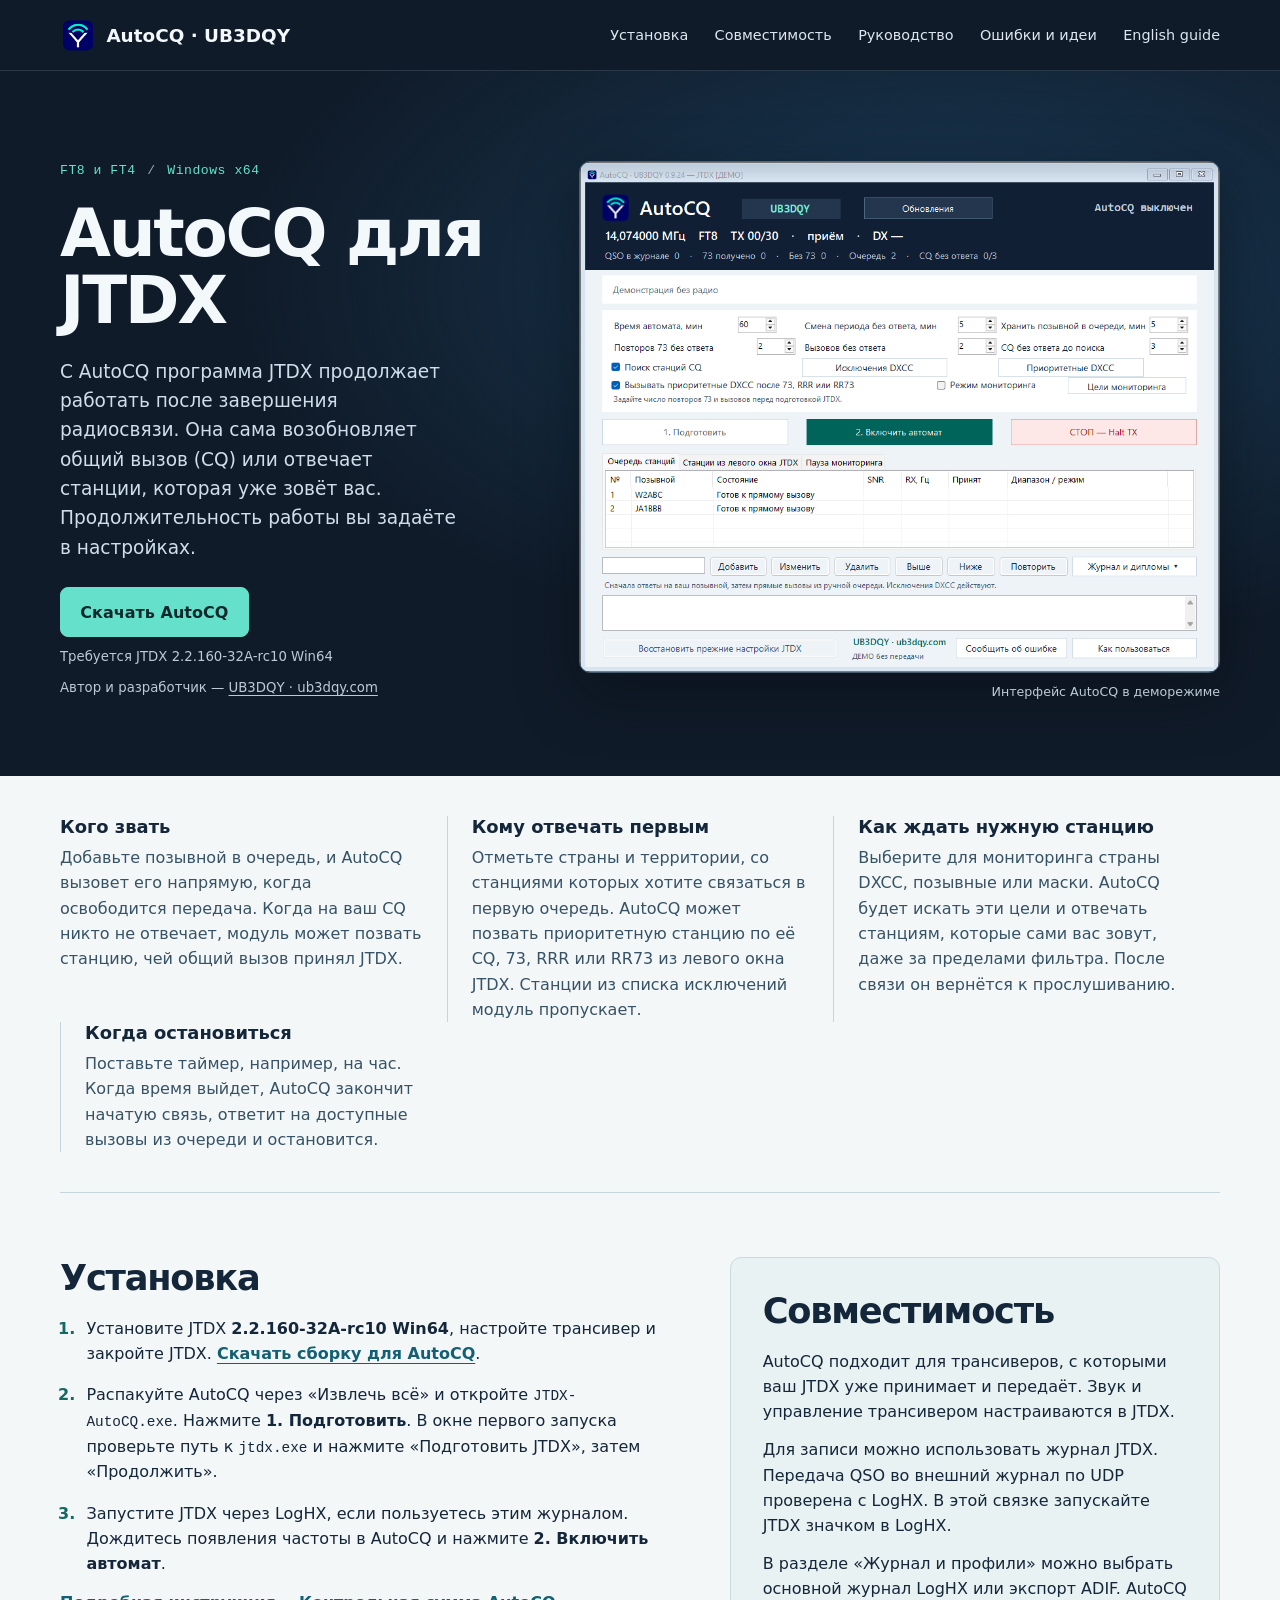
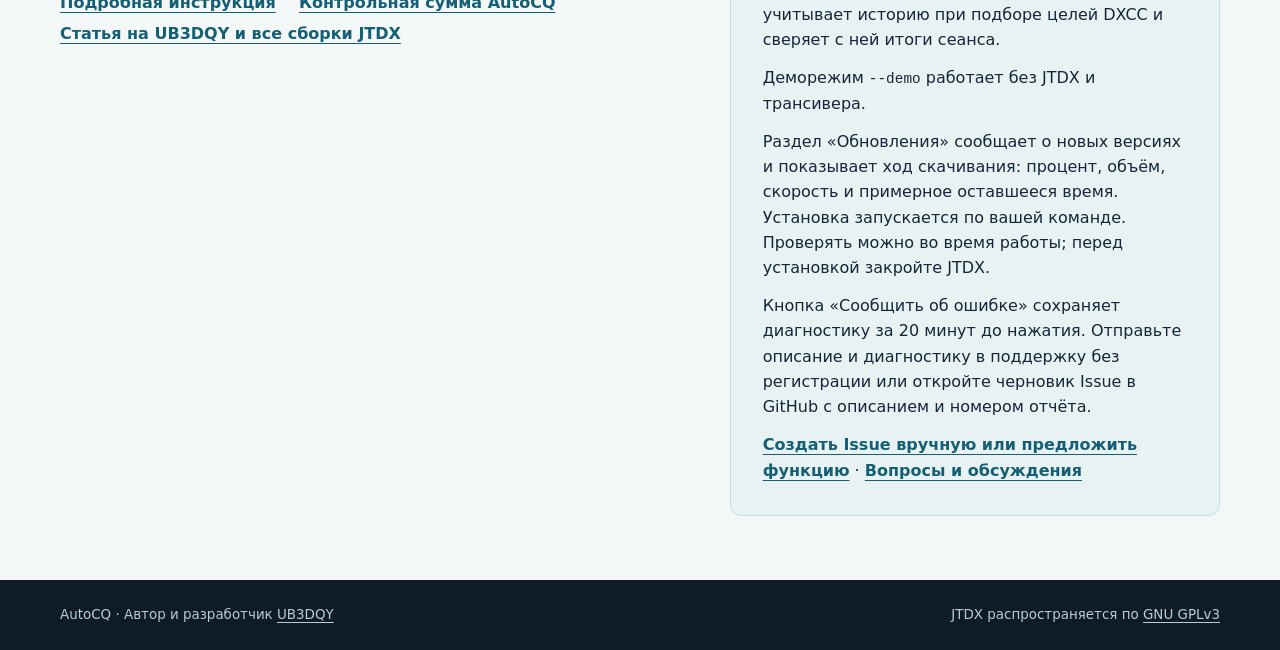
<file: docs/index.html>
<!doctype html>
<html lang="ru">
<head>
  <meta charset="utf-8">
  <meta name="viewport" content="width=device-width, initial-scale=1">
  <meta name="description" content="С AutoCQ программа JTDX продолжает работу после каждой связи в FT8 и FT4. Таймер, очередь вызовов, приоритеты и исключения по странам.">
  <meta name="author" content="UB3DQY">
  <title>AutoCQ · UB3DQY — модуль для JTDX</title>
  <link rel="icon" href="icon.png" type="image/png">
  <link rel="stylesheet" href="style.css">
</head>
<body>
  <header class="site-header">
    <div class="wrap masthead">
      <a class="brand" href="index.html"><img src="icon.png" alt="" width="36" height="36">AutoCQ · UB3DQY</a>
      <nav aria-label="Разделы страницы">
        <a href="#setup">Установка</a>
        <a href="#compatibility">Совместимость</a>
        <a href="user-guide.ru.html">Руководство</a>
        <a href="https://github.com/ub3dqy/jtdx-autocq/issues/new/choose">Ошибки и идеи</a>
        <a href="user-guide.en.html" lang="en">English guide</a>
      </nav>
    </div>
  </header>
  <main>
    <section class="hero">
      <div class="wrap hero-grid">
        <div class="intro">
          <p class="version">FT8 и FT4 <span aria-hidden="true">/</span> Windows x64</p>
          <h1>AutoCQ для<br> JTDX</h1>
          <p class="summary">С AutoCQ программа JTDX продолжает работать после завершения радиосвязи. Она сама возобновляет общий вызов (CQ) или отвечает станции, которая уже зовёт вас. Продолжительность работы вы задаёте в настройках.</p>
          <a class="button" href="https://github.com/ub3dqy/jtdx-autocq/releases/latest">Скачать AutoCQ</a>
          <p class="requirements">Требуется JTDX 2.2.160-32A-rc10 Win64</p>
          <p class="requirements">Автор и разработчик — <a href="https://ub3dqy.com/">UB3DQY · ub3dqy.com</a></p>
        </div>
        <figure class="product">
          <a href="autocq-demo.png" aria-label="Открыть снимок окна AutoCQ в полном размере">
            <img src="autocq-demo.png" alt="Демонстрационное окно AutoCQ с таймером, настройками ожидания 73 и очередью вызовов" width="976" height="778">
          </a>
          <figcaption>Интерфейс AutoCQ в деморежиме</figcaption>
        </figure>
      </div>
    </section>
    <div class="surface">
      <div class="wrap">
        <dl class="features">
          <div>
            <dt>Кого звать</dt>
            <dd>Добавьте позывной в очередь, и AutoCQ вызовет его напрямую, когда освободится передача. Когда на ваш CQ никто не отвечает, модуль может позвать станцию, чей общий вызов принял JTDX.</dd>
          </div>
          <div>
            <dt>Кому отвечать первым</dt>
            <dd>Отметьте страны и территории, со станциями которых хотите связаться в первую очередь. AutoCQ может позвать приоритетную станцию по её CQ, 73, RRR или RR73 из левого окна JTDX. Станции из списка исключений модуль пропускает.</dd>
          </div>
          <div>
            <dt>Как ждать нужную станцию</dt>
            <dd>Выберите для мониторинга страны DXCC, позывные или маски. AutoCQ будет искать эти цели и отвечать станциям, которые сами вас зовут, даже за пределами фильтра. После связи он вернётся к прослушиванию.</dd>
          </div>
          <div>
            <dt>Когда остановиться</dt>
            <dd>Поставьте таймер, например, на час. Когда время выйдет, AutoCQ закончит начатую связь, ответит на доступные вызовы из очереди и остановится.</dd>
          </div>
        </dl>
        <div class="details">
          <section id="setup" aria-labelledby="setup-title">
            <h2 id="setup-title">Установка</h2>
            <ol class="steps">
              <li>Установите JTDX <strong>2.2.160-32A-rc10 Win64</strong>, настройте трансивер и закройте JTDX. <a href="https://ub3dqy.com/downloads/jtdx/2.2.160-rc10/jtdx-2.2.160-32A-rc10-win64.exe.zip">Скачать сборку для AutoCQ</a>.</li>
              <li>Распакуйте AutoCQ через «Извлечь всё» и откройте <code>JTDX-AutoCQ.exe</code>. Нажмите <strong>1. Подготовить</strong>. В окне первого запуска проверьте путь к <code>jtdx.exe</code> и нажмите «Подготовить JTDX», затем «Продолжить».</li>
              <li>Запустите JTDX через LogHX, если пользуетесь этим журналом. Дождитесь появления частоты в AutoCQ и нажмите <strong>2. Включить автомат</strong>.</li>
            </ol>
            <div class="setup-links">
              <a href="user-guide.ru.html">Подробная инструкция</a>
              <a href="https://github.com/ub3dqy/jtdx-autocq/releases/latest/download/SHA256SUMS.txt">Контрольная сумма AutoCQ</a>
              <a href="https://ub3dqy.com/ru/read/5/">Статья на UB3DQY и все сборки JTDX</a>
            </div>
          </section>
          <section class="compat" id="compatibility" aria-labelledby="compat-title">
            <h2 id="compat-title">Совместимость</h2>
            <p>AutoCQ подходит для трансиверов, с которыми ваш JTDX уже принимает и передаёт. Звук и управление трансивером настраиваются в JTDX.</p>
            <p>Для записи можно использовать журнал JTDX. Передача QSO во внешний журнал по UDP проверена с LogHX. В этой связке запускайте JTDX значком в LogHX.</p>
            <p>В разделе «Журнал и профили» можно выбрать основной журнал LogHX или экспорт ADIF. AutoCQ учитывает историю при подборе целей DXCC и сверяет с ней итоги сеанса.</p>
            <p>Деморежим <code>--demo</code> работает без JTDX и трансивера.</p>
            <p>Раздел «Обновления» сообщает о новых версиях и показывает ход скачивания: процент, объём, скорость и примерное оставшееся время. Установка запускается по вашей команде. Проверять можно во время работы; перед установкой закройте JTDX.</p>
            <p>Кнопка «Сообщить об ошибке» сохраняет диагностику за 20 минут до нажатия. Отправьте описание и диагностику в поддержку без регистрации или откройте черновик Issue в GitHub с описанием и номером отчёта.</p>
            <p><a href="https://github.com/ub3dqy/jtdx-autocq/issues/new/choose">Создать Issue вручную или предложить функцию</a> · <a href="https://github.com/ub3dqy/jtdx-autocq/discussions">Вопросы и обсуждения</a></p>
          </section>
        </div>
      </div>
    </div>
  </main>
  <footer>
    <div class="wrap footer-row">
      <p>AutoCQ · Автор и разработчик <a href="https://ub3dqy.com/">UB3DQY</a></p>
      <p>JTDX распространяется по <a href="https://www.gnu.org/licenses/gpl-3.0.html">GNU GPLv3</a></p>
    </div>
  </footer>
</body>
</html>
</file>
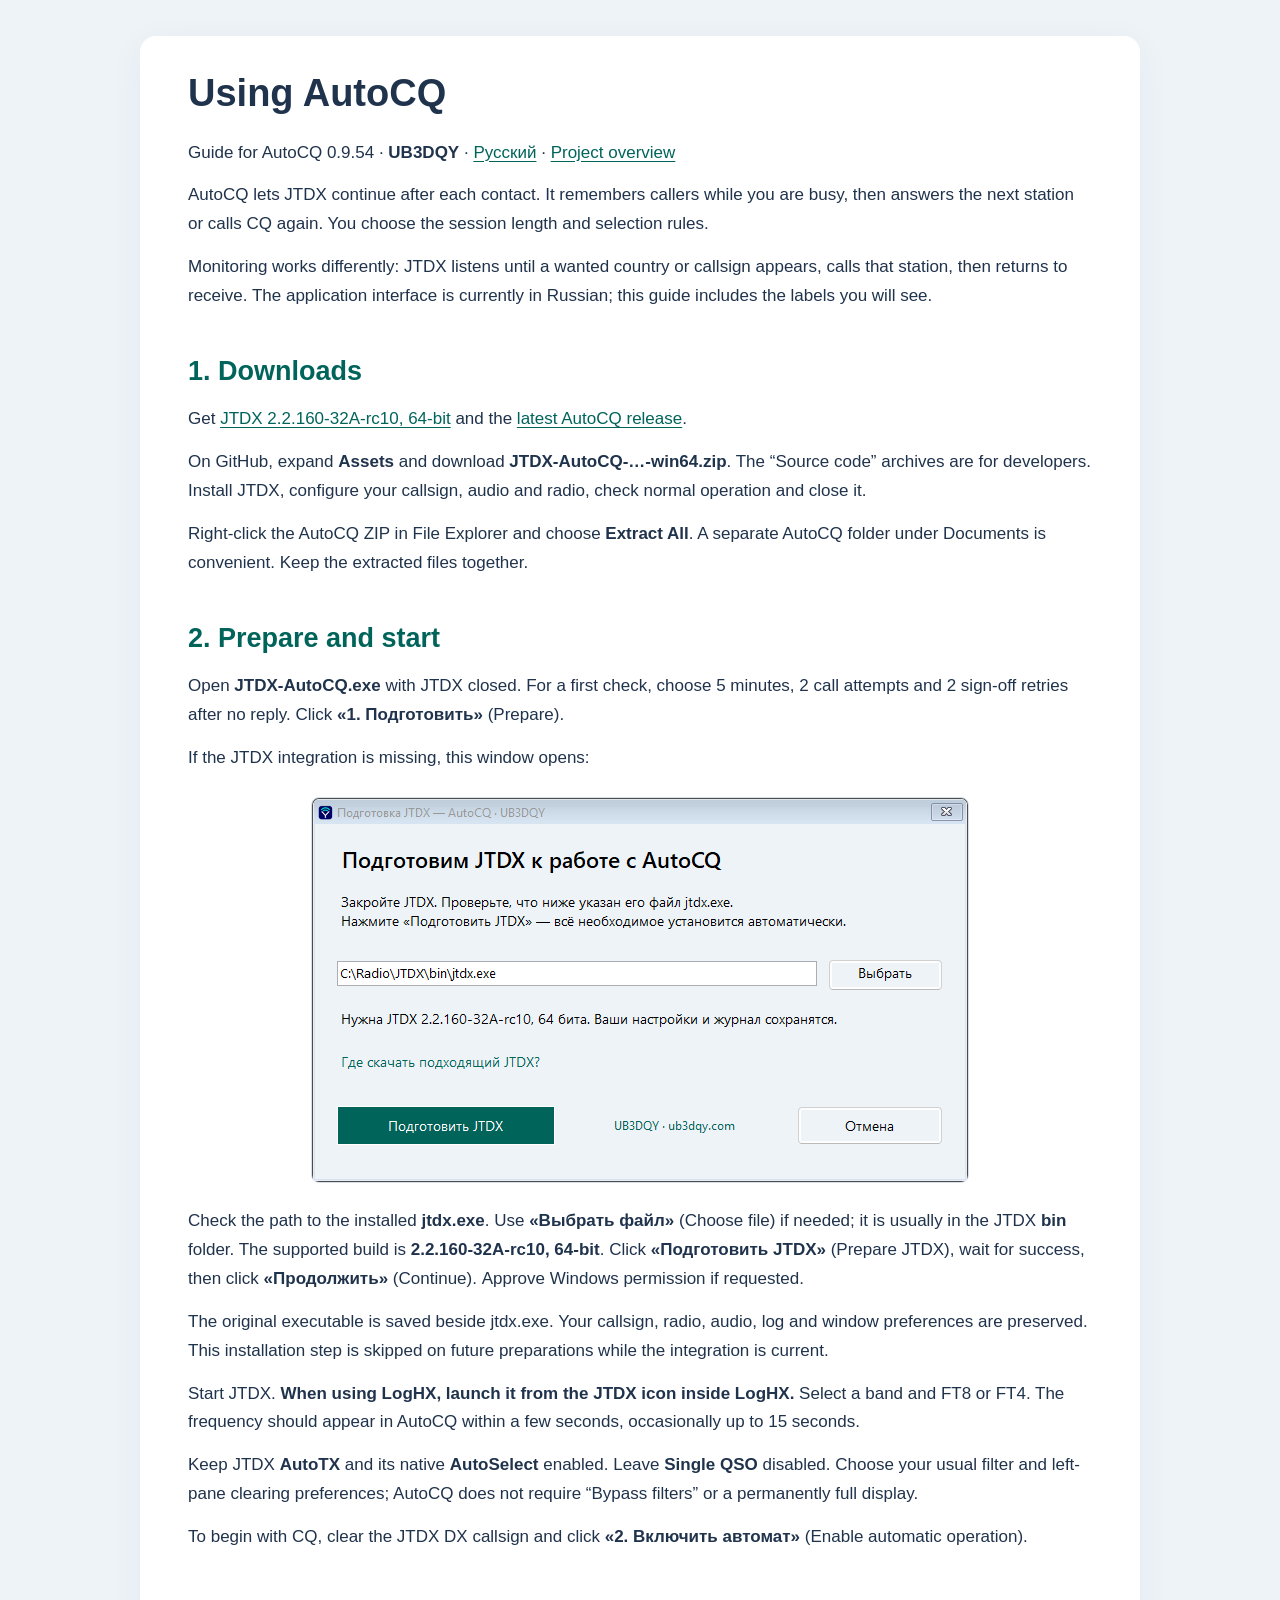
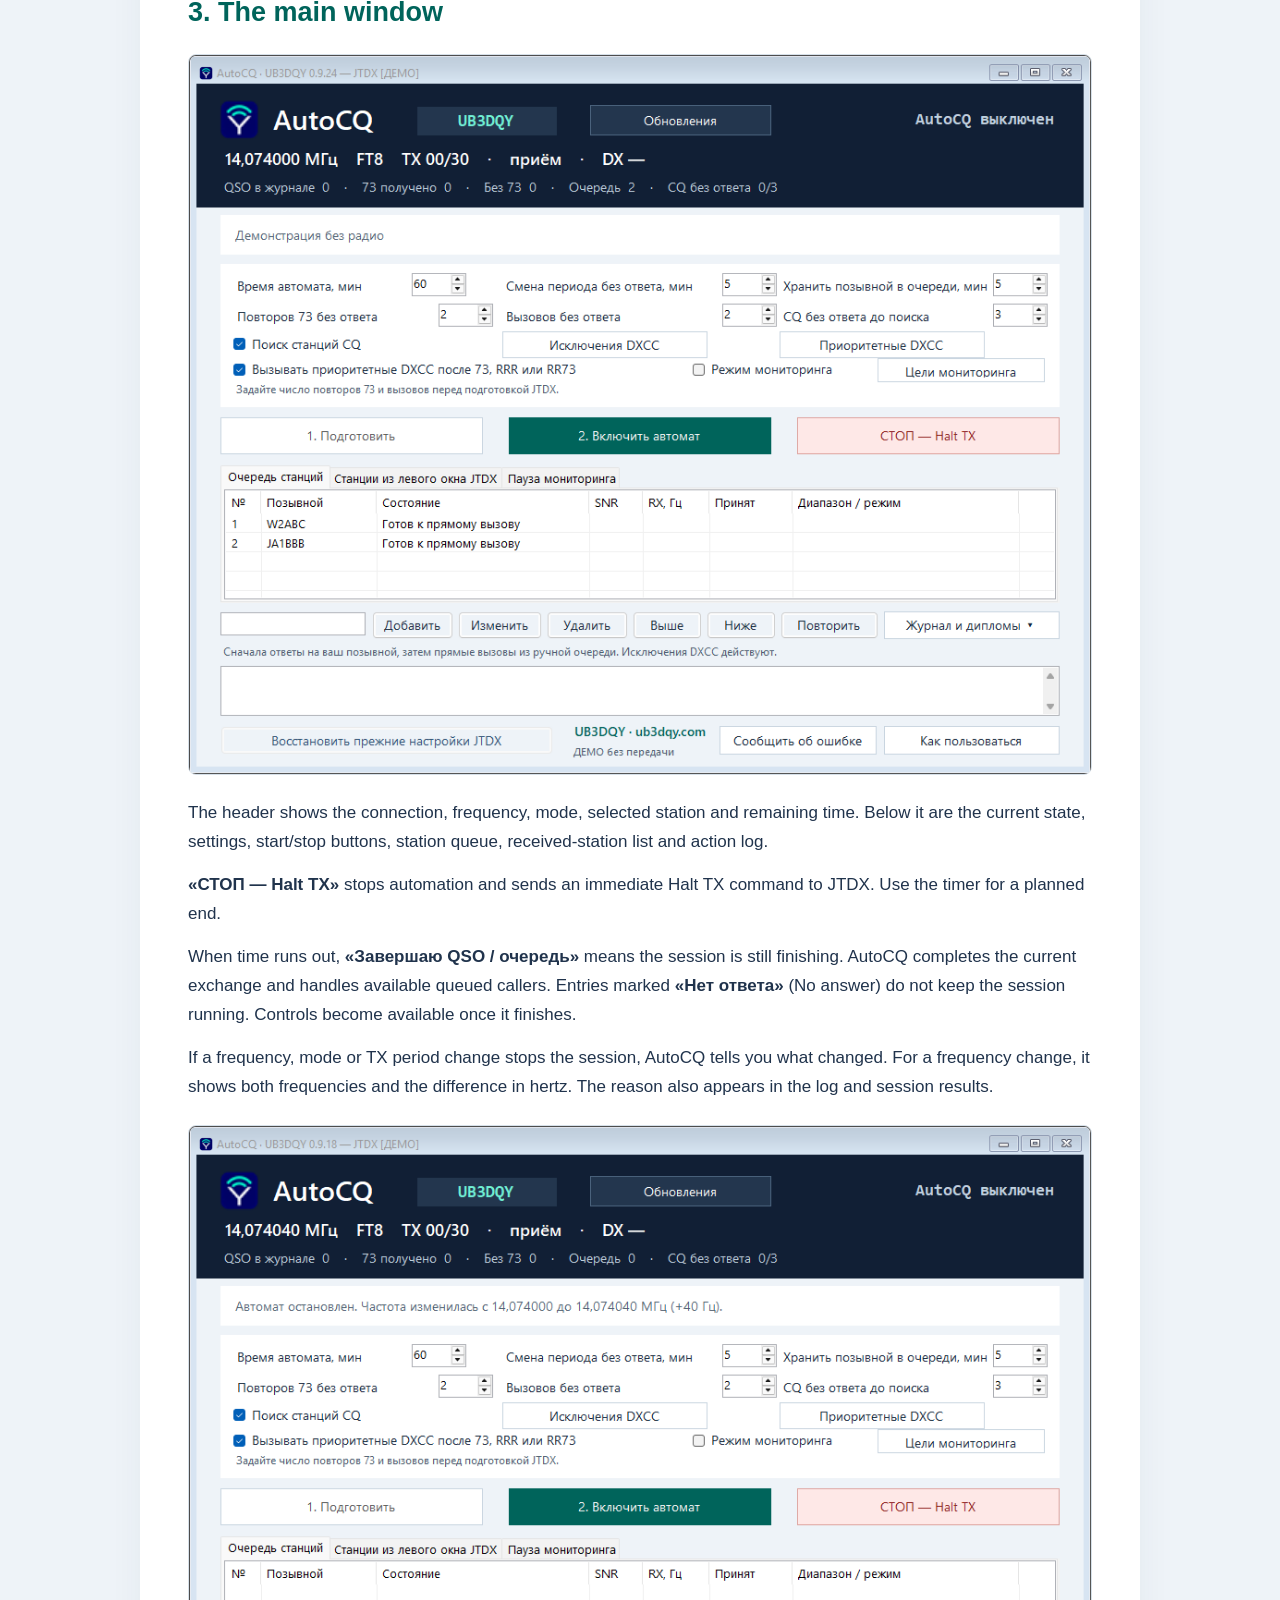
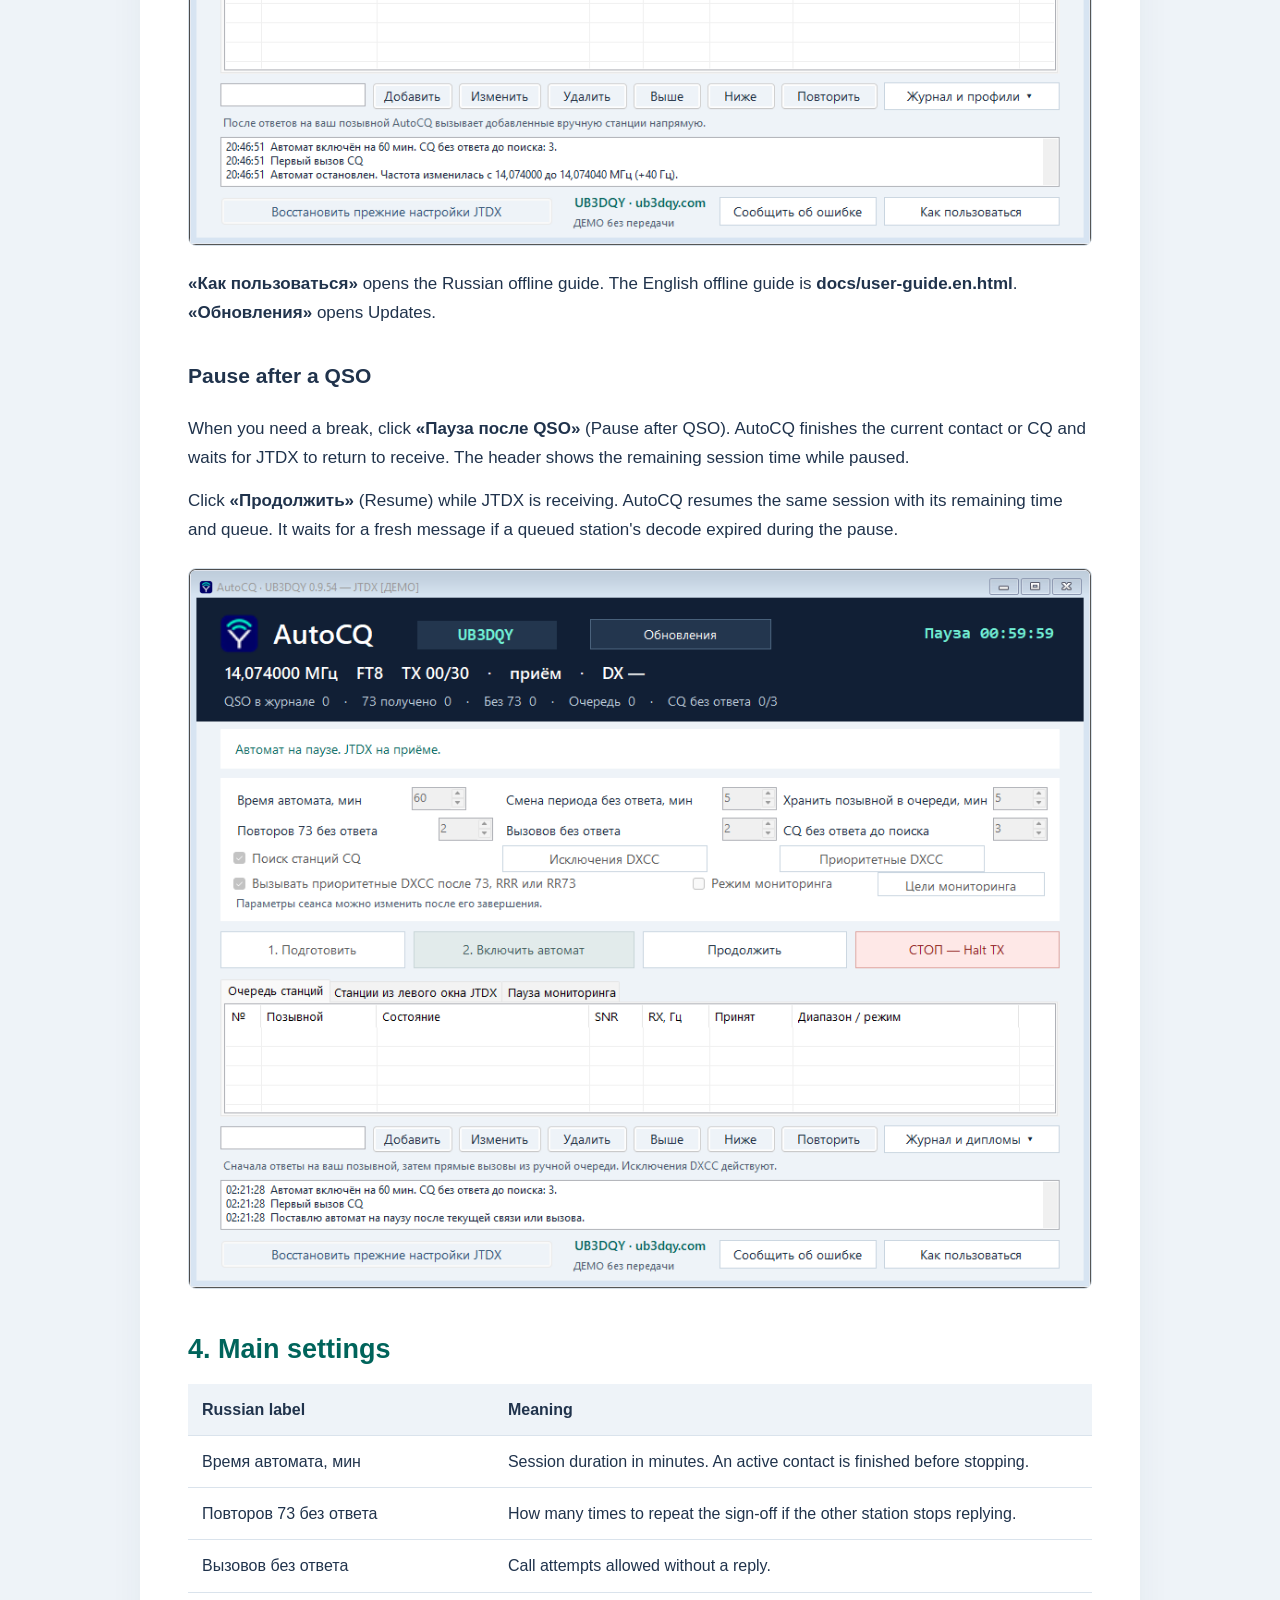
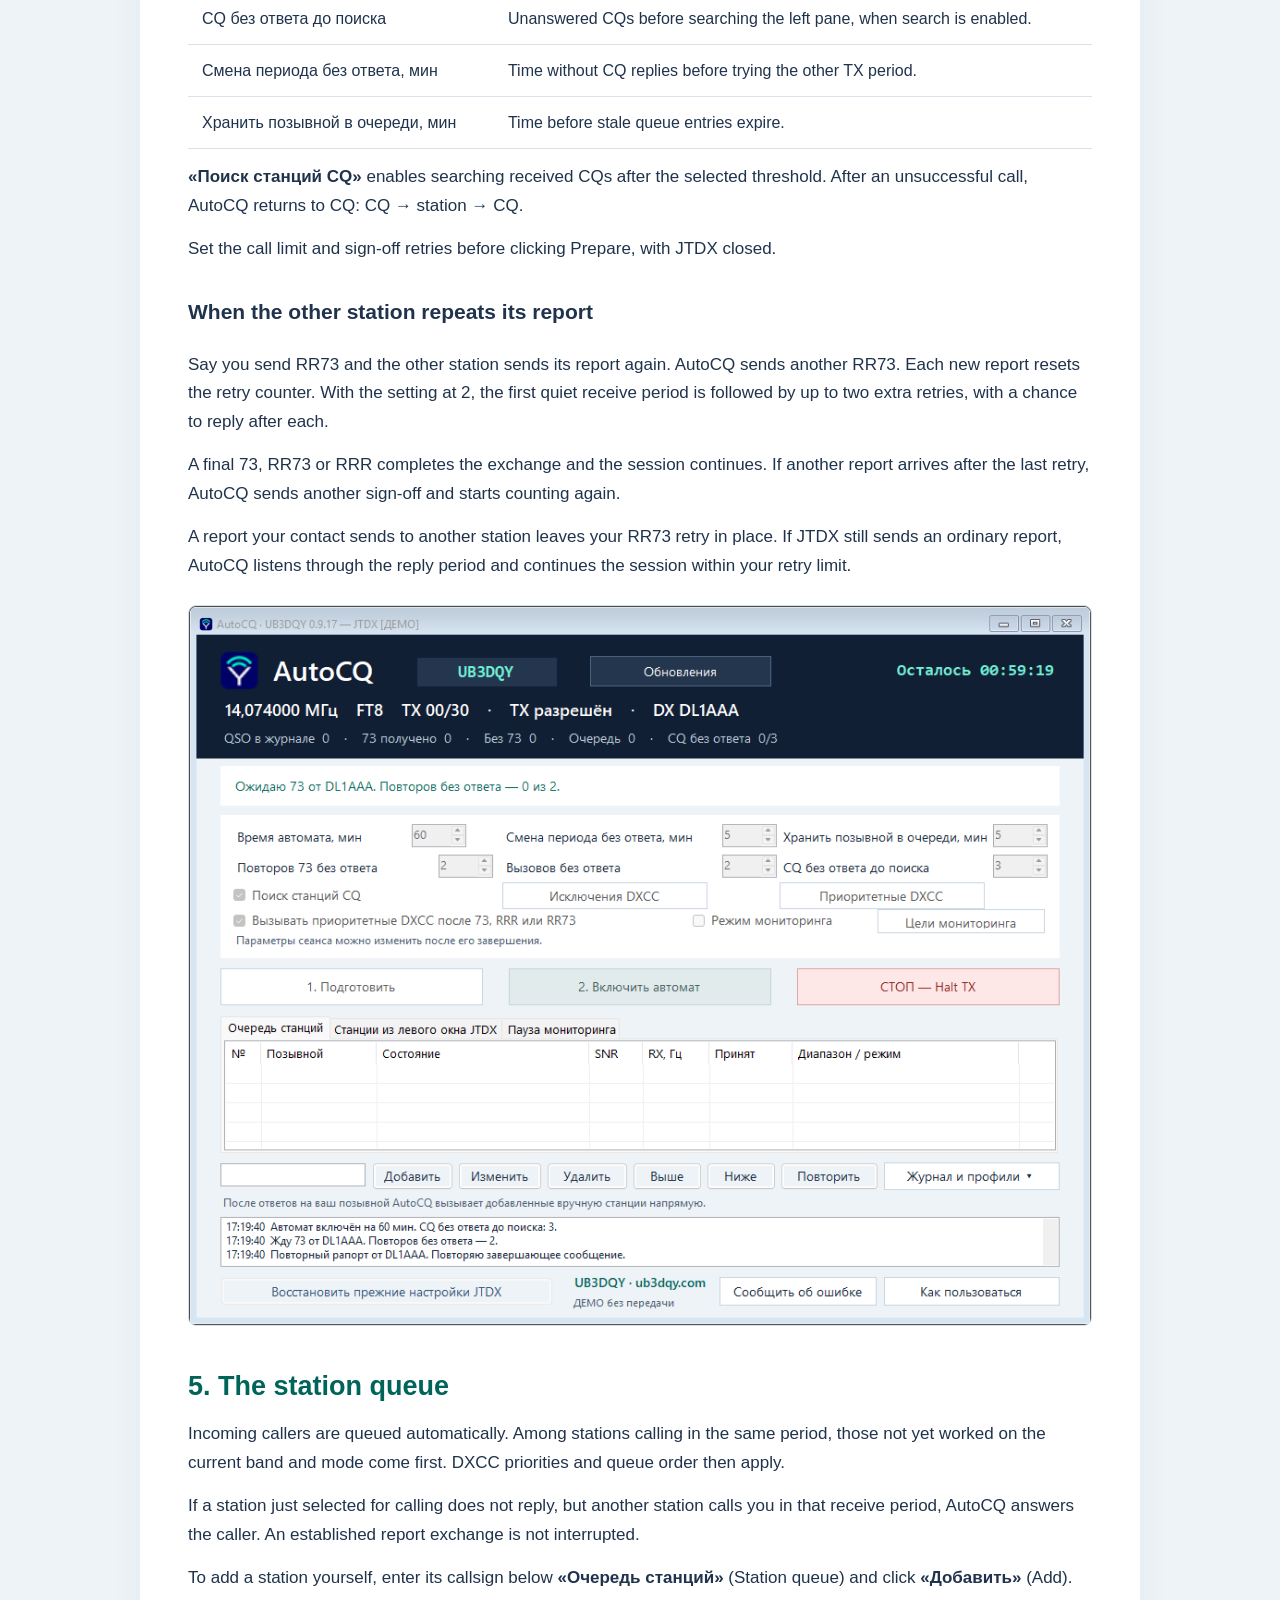
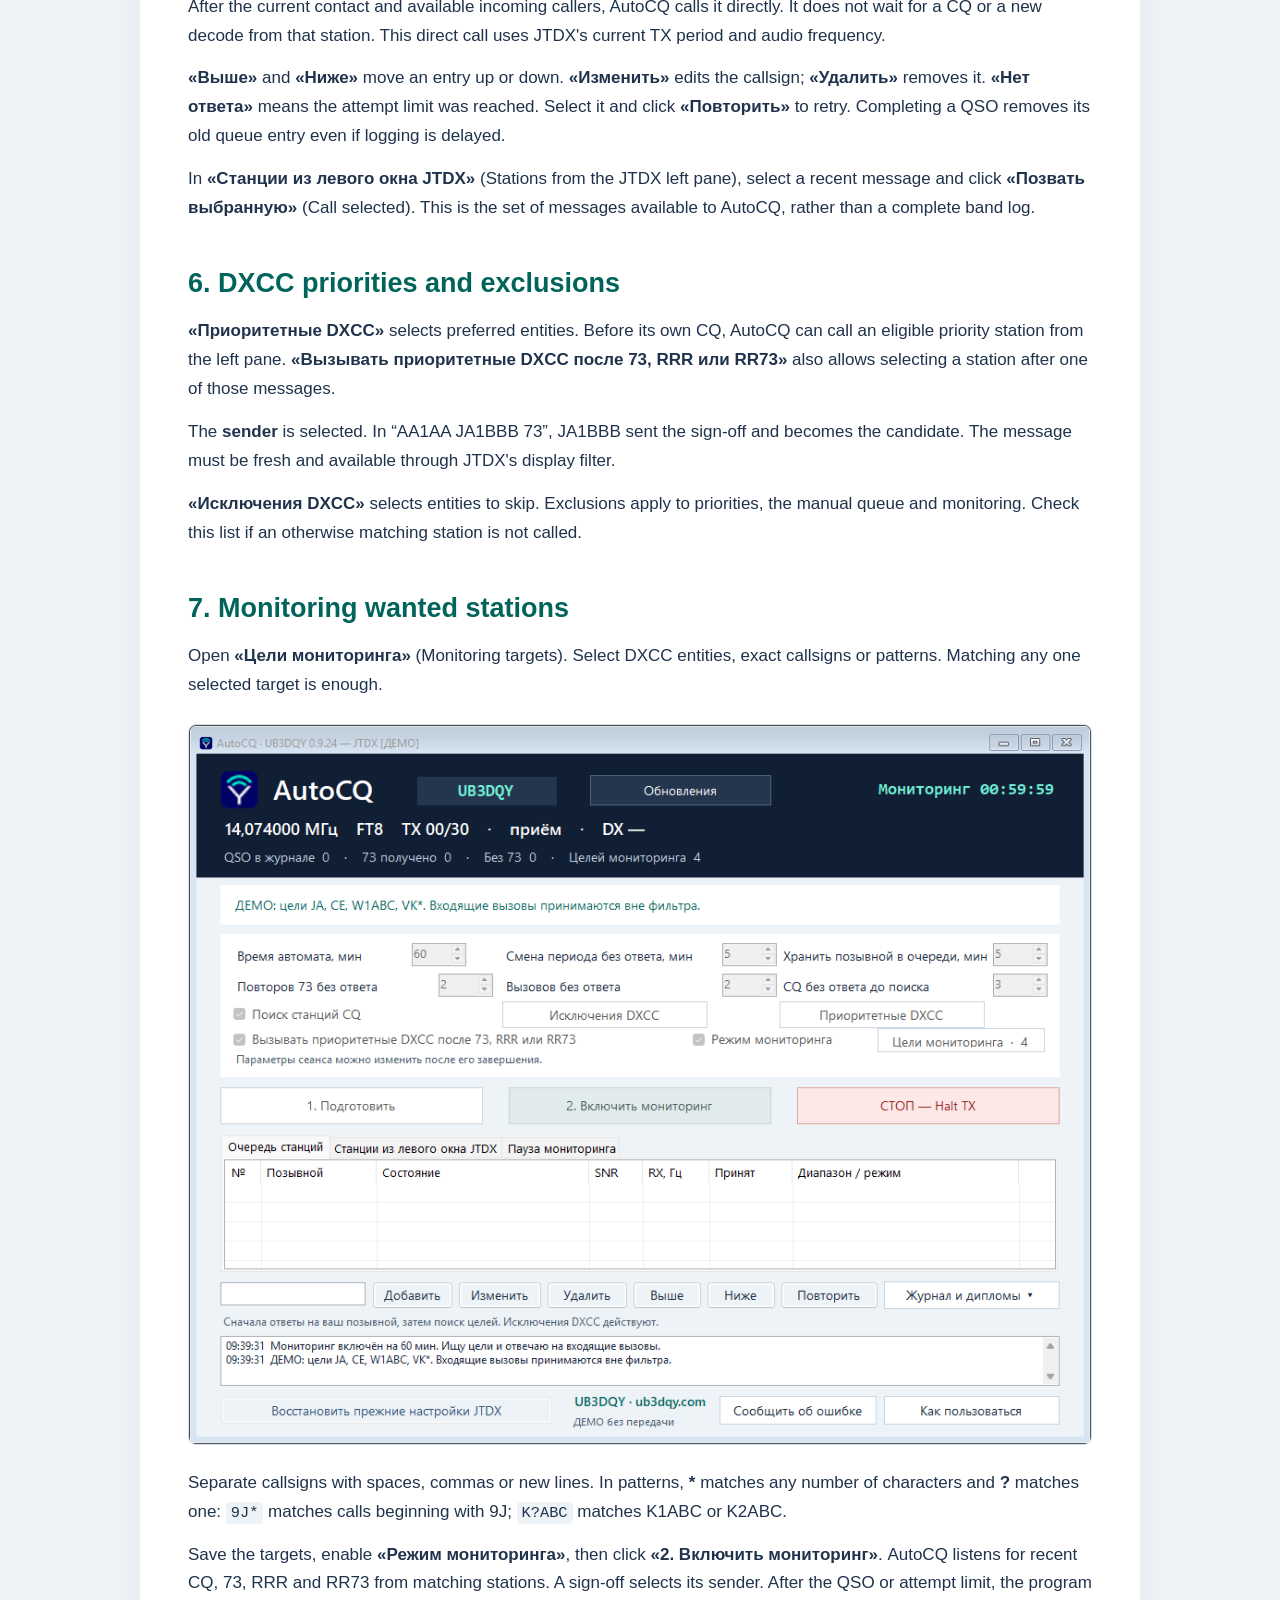
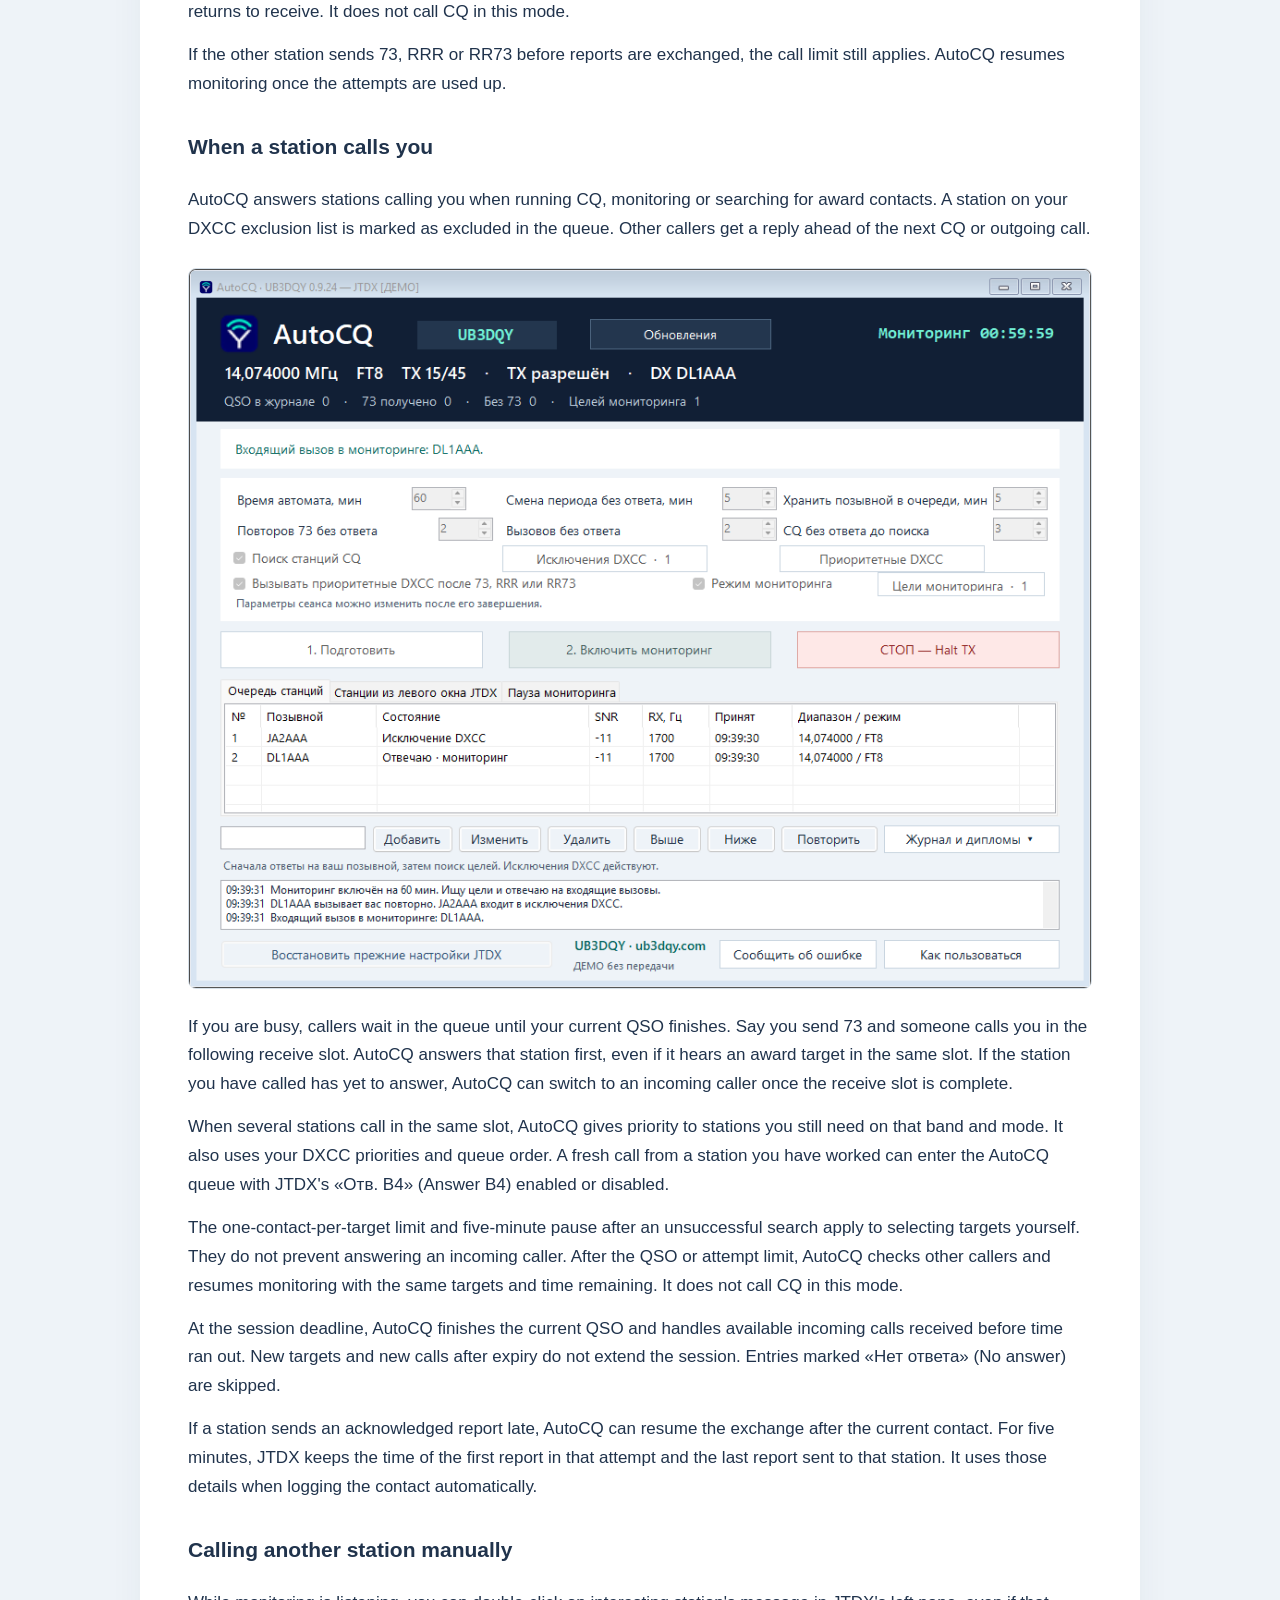
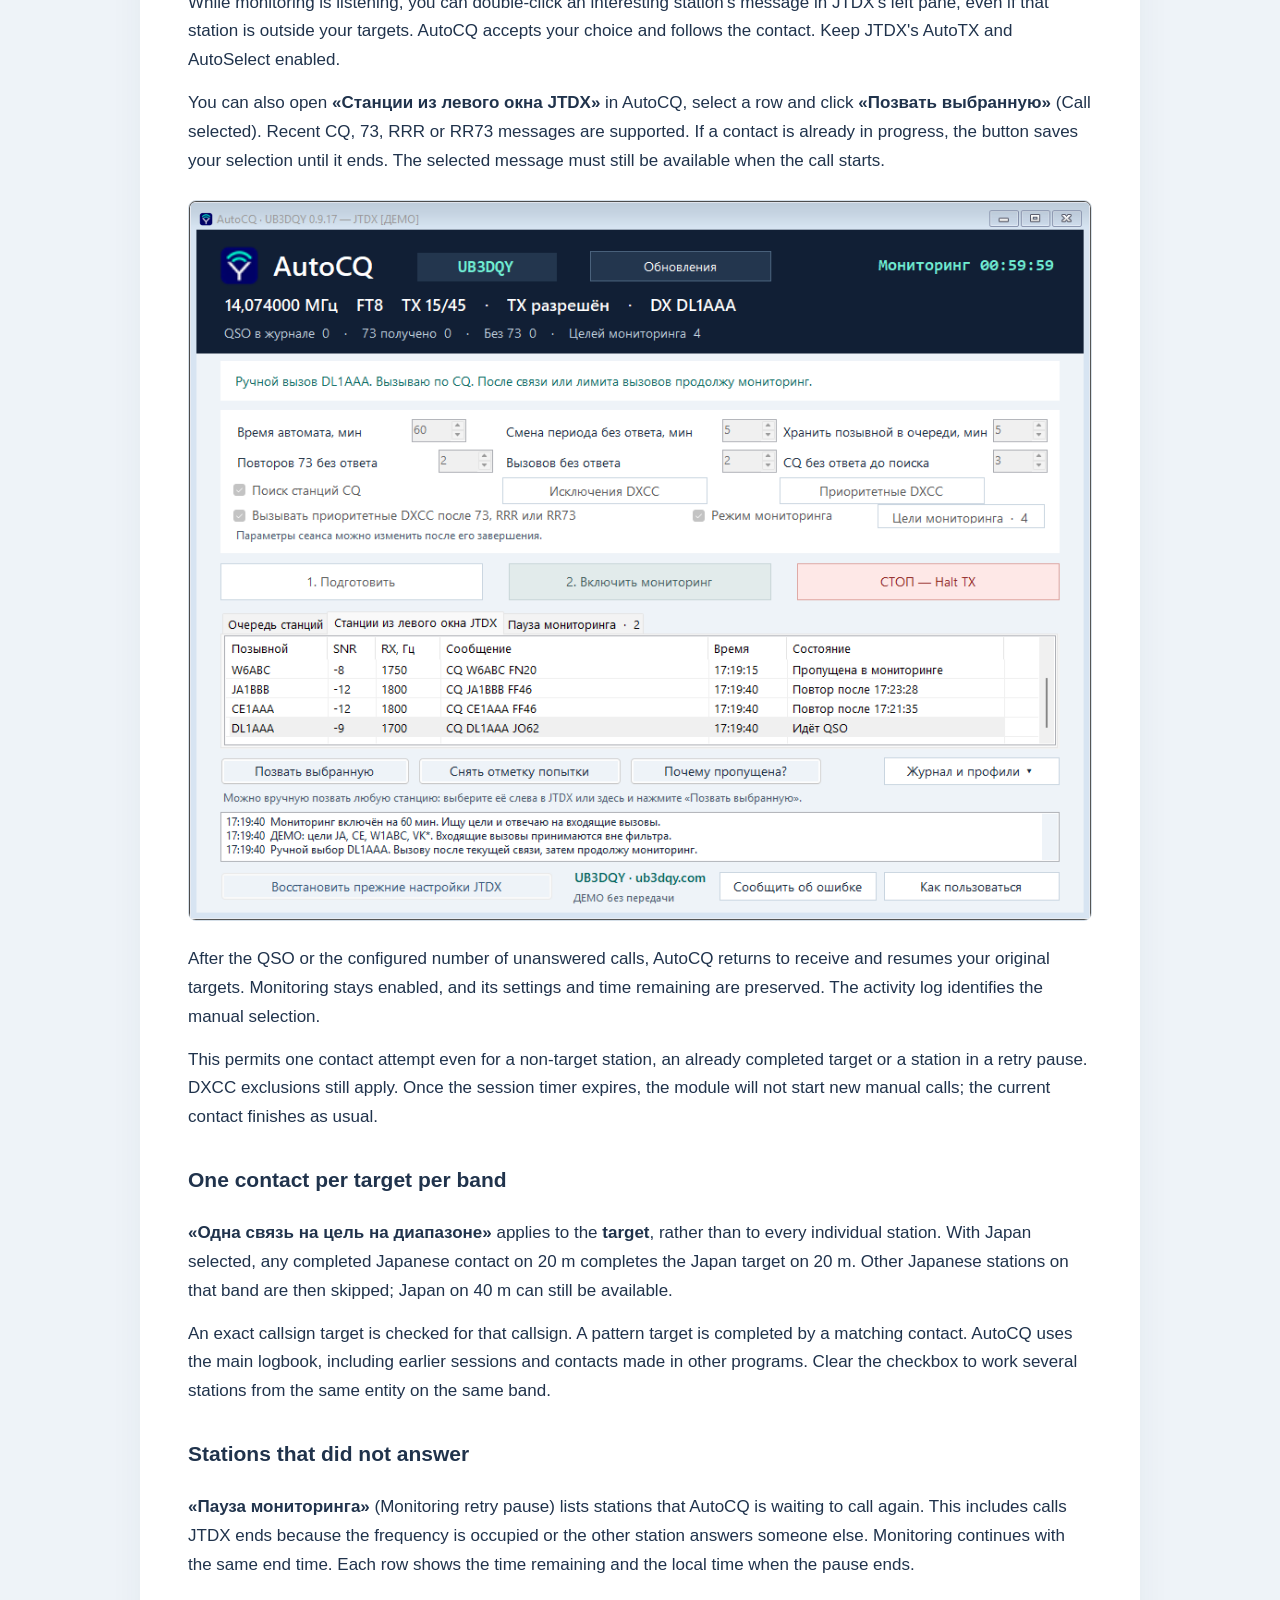
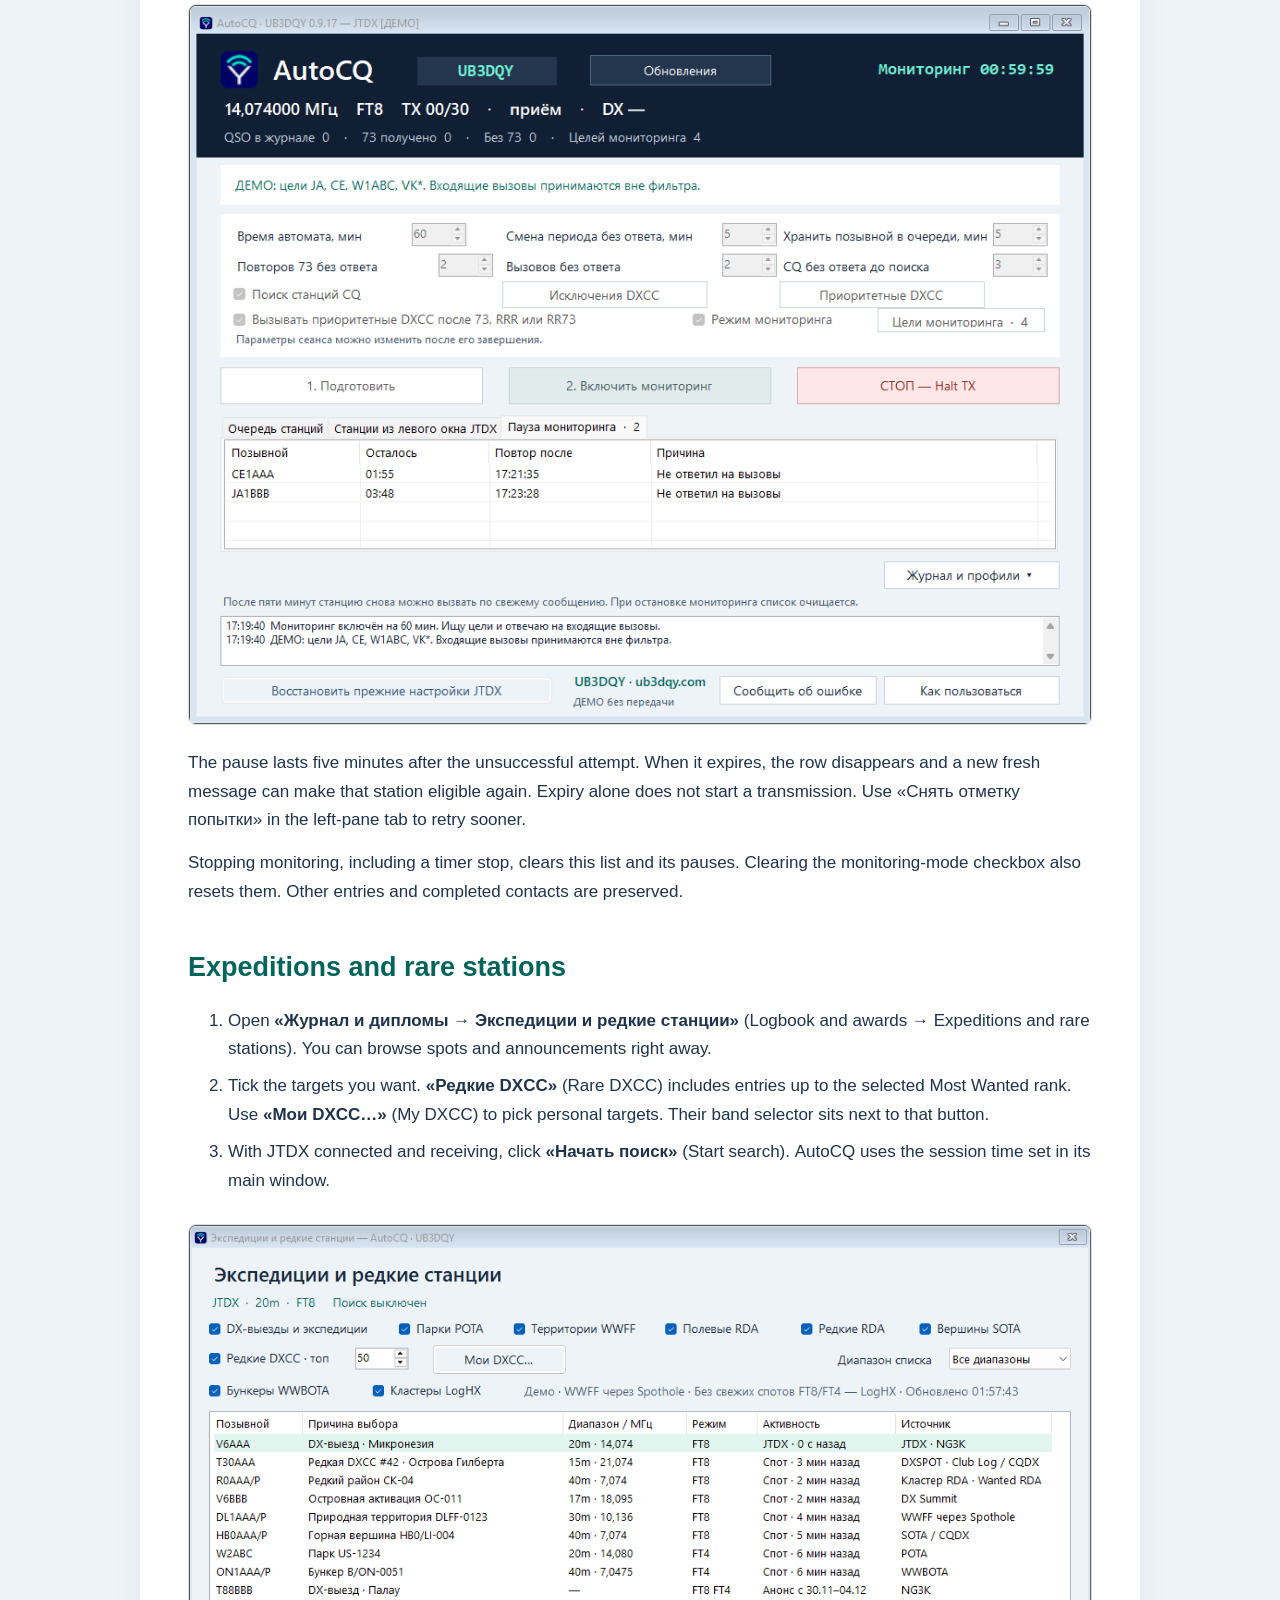
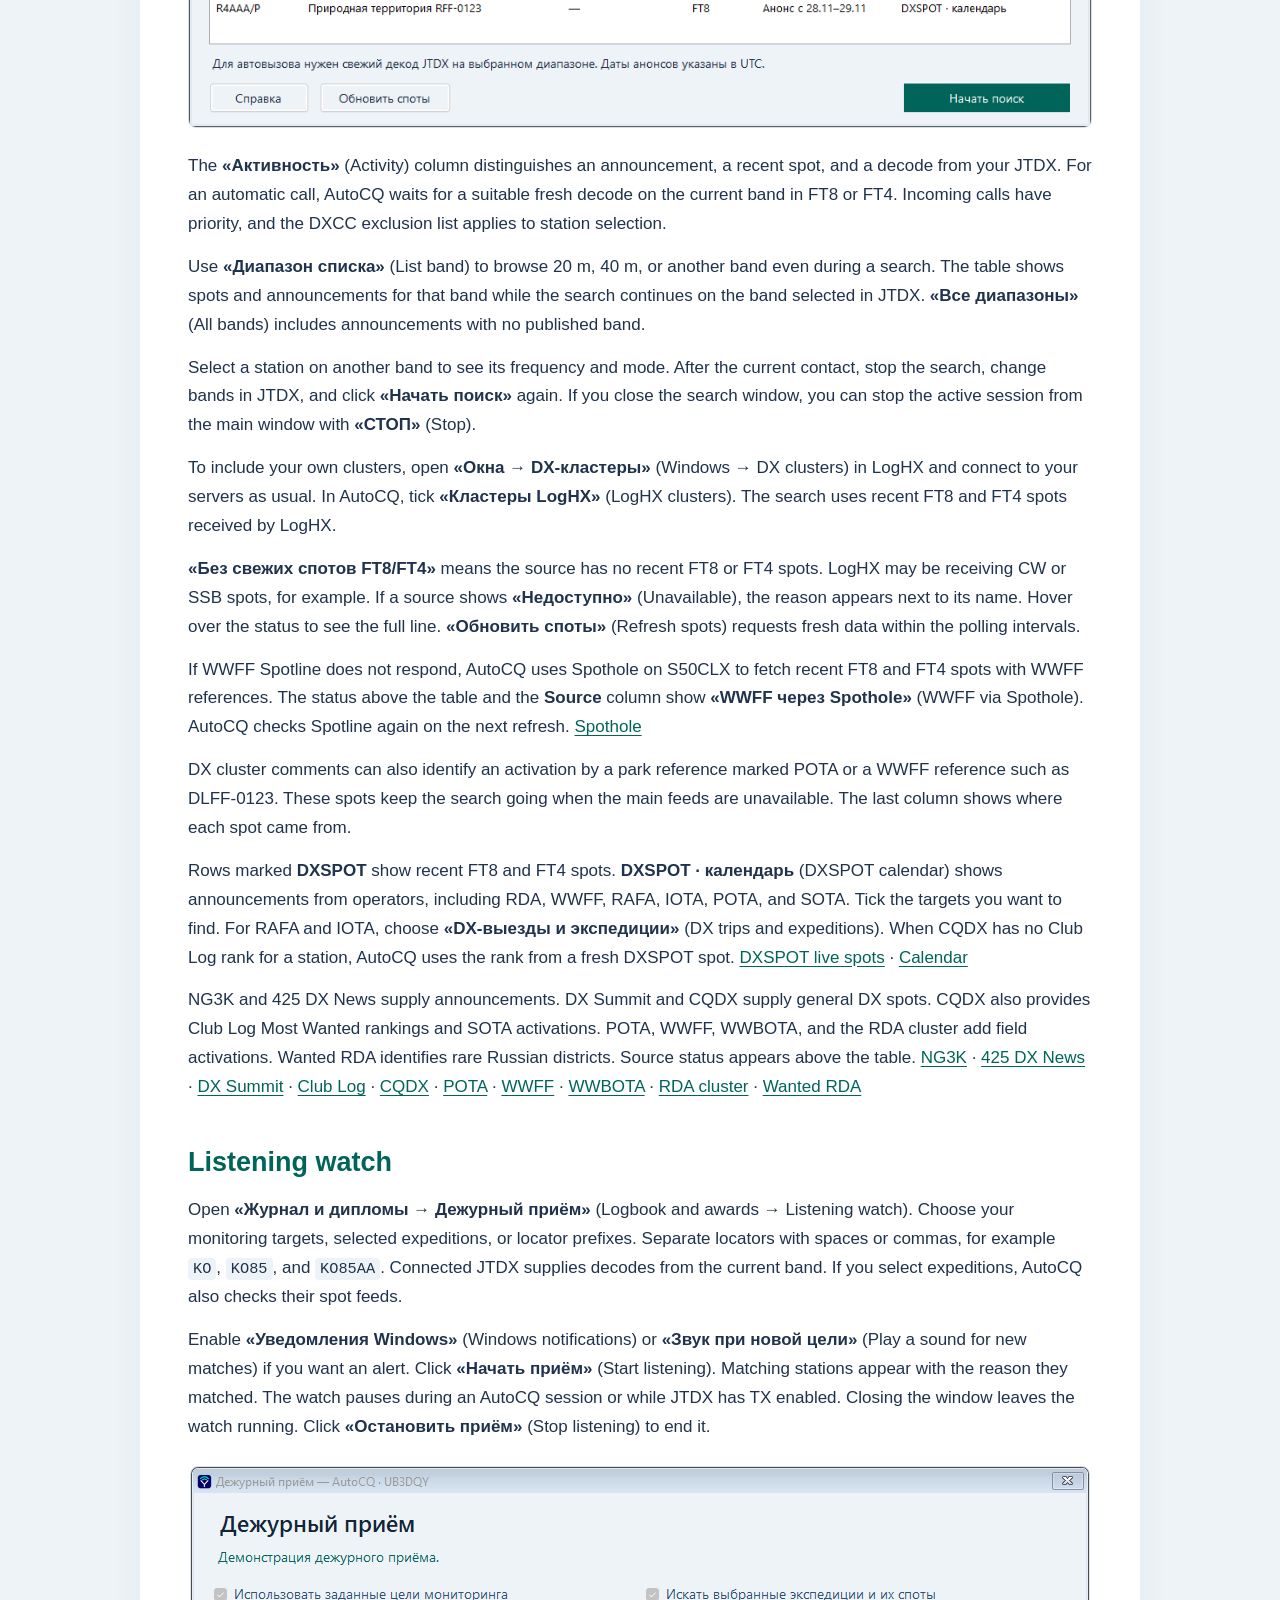
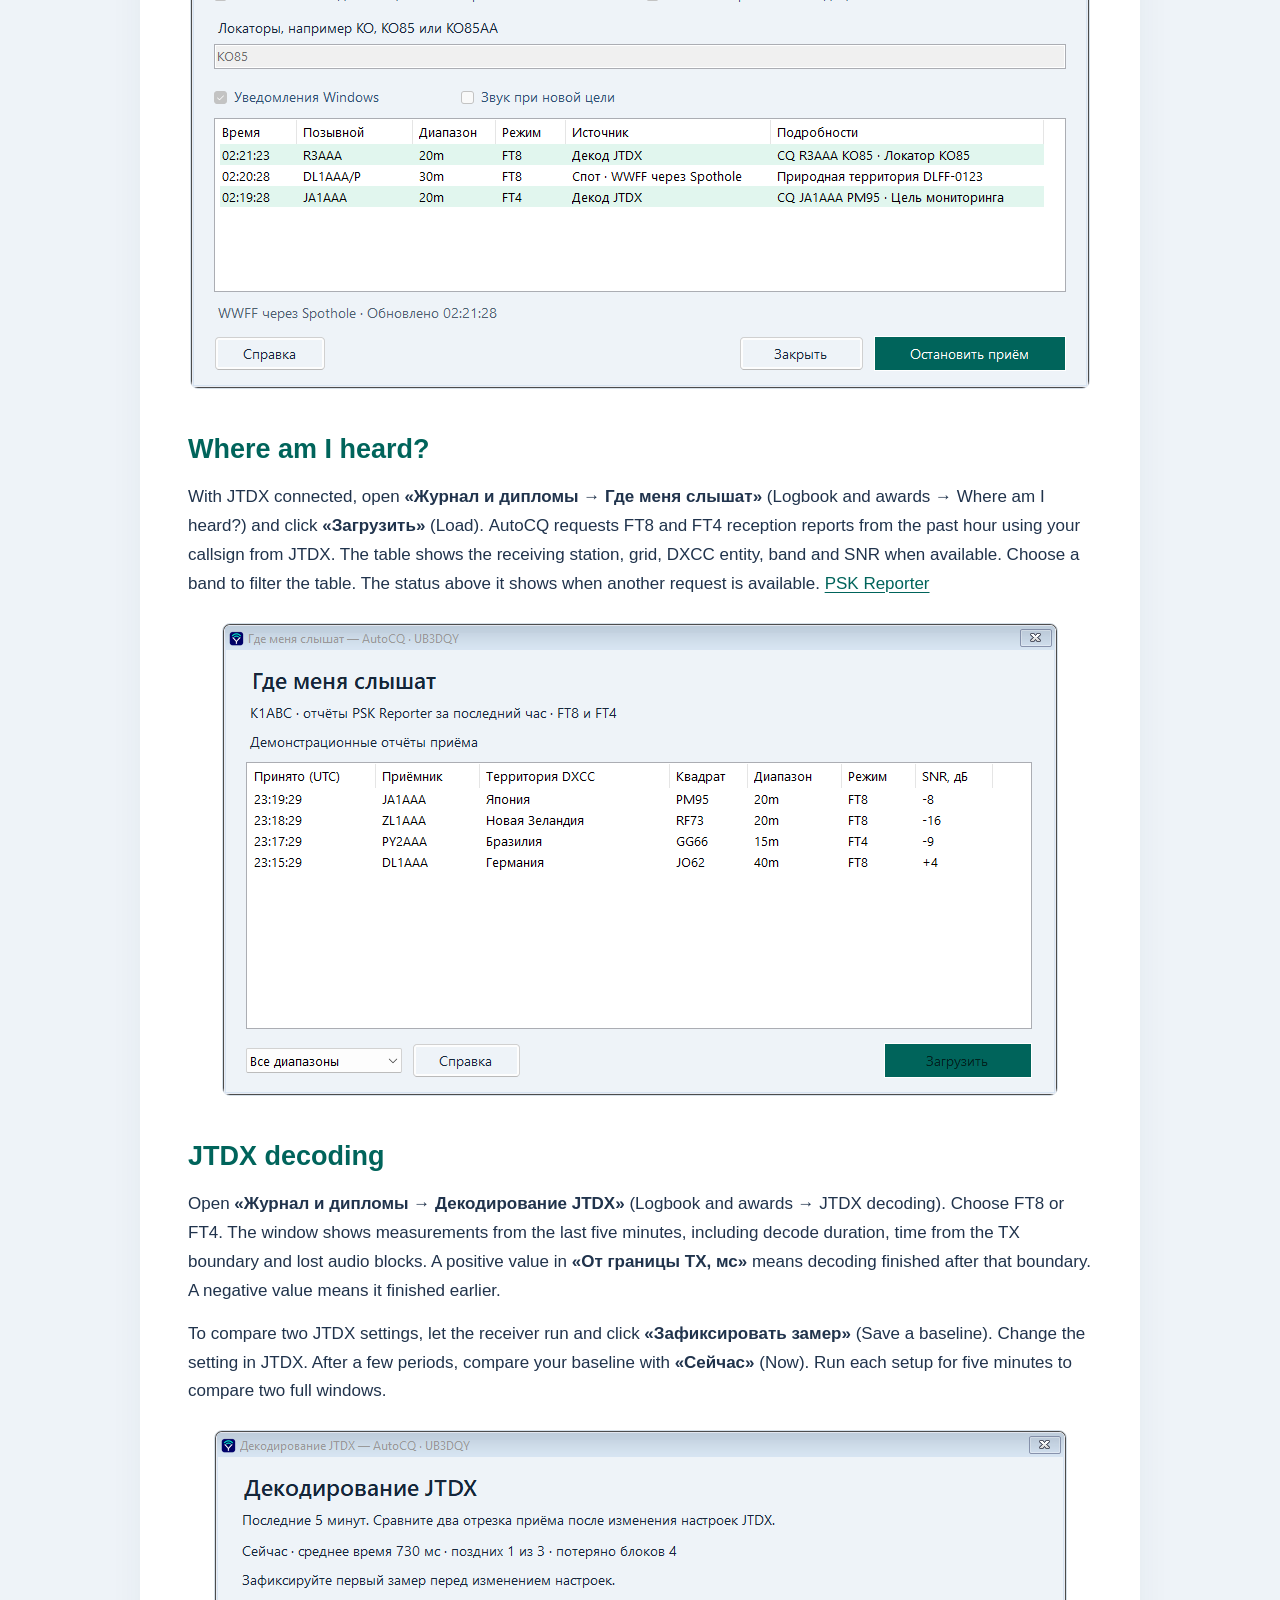
<file: docs/user-guide.en.html>
<!doctype html>
<html lang="en"><head><meta charset="utf-8"><meta name="viewport" content="width=device-width, initial-scale=1"><meta name="author" content="UB3DQY"><title>Using AutoCQ · UB3DQY</title><link rel="icon" href="icon.png"><link rel="stylesheet" href="guide.css"></head><body><main><h1>Using AutoCQ</h1>
<p>Guide for AutoCQ 0.9.54 · <strong>UB3DQY</strong> · <a href="user-guide.ru.html">Русский</a> · <a href="https://github.com/ub3dqy/jtdx-autocq/blob/main/README.en.md">Project overview</a></p>
<p>AutoCQ lets JTDX continue after each contact. It remembers callers while you are busy, then answers the next station or calls CQ again. You choose the session length and selection rules.</p>
<p>Monitoring works differently: JTDX listens until a wanted country or callsign appears, calls that station, then returns to receive. The application interface is currently in Russian; this guide includes the labels you will see.</p>
<h2>1. Downloads</h2>
<p>Get <a href="https://ub3dqy.com/downloads/jtdx/2.2.160-rc10/jtdx-2.2.160-32A-rc10-win64.exe.zip">JTDX 2.2.160-32A-rc10, 64-bit</a> and the <a href="https://github.com/ub3dqy/jtdx-autocq/releases/latest">latest AutoCQ release</a>.</p>
<p>On GitHub, expand <strong>Assets</strong> and download <strong>JTDX-AutoCQ-…-win64.zip</strong>. The “Source code” archives are for developers. Install JTDX, configure your callsign, audio and radio, check normal operation and close it.</p>
<p>Right-click the AutoCQ ZIP in File Explorer and choose <strong>Extract All</strong>. A separate AutoCQ folder under Documents is convenient. Keep the extracted files together.</p>
<h2>2. Prepare and start</h2>
<p>Open <strong>JTDX-AutoCQ.exe</strong> with JTDX closed. For a first check, choose 5 minutes, 2 call attempts and 2 sign-off retries after no reply. Click <strong>«1. Подготовить»</strong> (Prepare).</p>
<p>If the JTDX integration is missing, this window opens:</p>
<p><img loading="lazy" src="setup-demo.png" alt="First-use JTDX preparation"></p>
<p>Check the path to the installed <strong>jtdx.exe</strong>. Use <strong>«Выбрать файл»</strong> (Choose file) if needed; it is usually in the JTDX <strong>bin</strong> folder. The supported build is <strong>2.2.160-32A-rc10, 64-bit</strong>. Click <strong>«Подготовить JTDX»</strong> (Prepare JTDX), wait for success, then click <strong>«Продолжить»</strong> (Continue). Approve Windows permission if requested.</p>
<p>The original executable is saved beside jtdx.exe. Your callsign, radio, audio, log and window preferences are preserved. This installation step is skipped on future preparations while the integration is current.</p>
<p>Start JTDX. <strong>When using LogHX, launch it from the JTDX icon inside LogHX.</strong> Select a band and FT8 or FT4. The frequency should appear in AutoCQ within a few seconds, occasionally up to 15 seconds.</p>
<p>Keep JTDX <strong>AutoTX</strong> and its native <strong>AutoSelect</strong> enabled. Leave <strong>Single QSO</strong> disabled. Choose your usual filter and left-pane clearing preferences; AutoCQ does not require “Bypass filters” or a permanently full display.</p>
<p>To begin with CQ, clear the JTDX DX callsign and click <strong>«2. Включить автомат»</strong> (Enable automatic operation).</p>
<h2>3. The main window</h2>
<p><img loading="lazy" src="autocq-demo.png" alt="AutoCQ with sample data"></p>
<p>The header shows the connection, frequency, mode, selected station and remaining time. Below it are the current state, settings, start/stop buttons, station queue, received-station list and action log.</p>
<p><strong>«СТОП — Halt TX»</strong> stops automation and sends an immediate Halt TX command to JTDX. Use the timer for a planned end.</p>
<p>When time runs out, <strong>«Завершаю QSO / очередь»</strong> means the session is still finishing. AutoCQ completes the current exchange and handles available queued callers. Entries marked <strong>«Нет ответа»</strong> (No answer) do not keep the session running. Controls become available once it finishes.</p>
<p>If a frequency, mode or TX period change stops the session, AutoCQ tells you what changed. For a frequency change, it shows both frequencies and the difference in hertz. The reason also appears in the log and session results.</p>
<p><img loading="lazy" src="frequency-stop-demo.png" alt="AutoCQ shows a 40 Hz retune in the status message and log"></p>
<p><strong>«Как пользоваться»</strong> opens the Russian offline guide. The English offline guide is <strong>docs/user-guide.en.html</strong>. <strong>«Обновления»</strong> opens Updates.</p>
<h3 id="pause-qso">Pause after a QSO</h3>
<p>When you need a break, click <strong>«Пауза после QSO»</strong> (Pause after QSO). AutoCQ finishes the current contact or CQ and waits for JTDX to return to receive. The header shows the remaining session time while paused.</p>
<p>Click <strong>«Продолжить»</strong> (Resume) while JTDX is receiving. AutoCQ resumes the same session with its remaining time and queue. It waits for a fresh message if a queued station's decode expired during the pause.</p>
<p><img loading="lazy" src="pause-qso-demo.png" alt="Remaining time during a pause and the Resume button"></p>
<h2>4. Main settings</h2>
<div class="table-scroll"><table><thead><tr><th>Russian label</th><th>Meaning</th></tr></thead><tbody>
<tr><td>Время автомата, мин</td><td>Session duration in minutes. An active contact is finished before stopping.</td></tr>
<tr><td>Повторов 73 без ответа</td><td>How many times to repeat the sign-off if the other station stops replying.</td></tr>
<tr><td>Вызовов без ответа</td><td>Call attempts allowed without a reply.</td></tr>
<tr><td>CQ без ответа до поиска</td><td>Unanswered CQs before searching the left pane, when search is enabled.</td></tr>
<tr><td>Смена периода без ответа, мин</td><td>Time without CQ replies before trying the other TX period.</td></tr>
<tr><td>Хранить позывной в очереди, мин</td><td>Time before stale queue entries expire.</td></tr>
</tbody></table></div>
<p><strong>«Поиск станций CQ»</strong> enables searching received CQs after the selected threshold. After an unsuccessful call, AutoCQ returns to CQ: CQ → station → CQ.</p>
<p>Set the call limit and sign-off retries before clicking Prepare, with JTDX closed.</p>
<h3>When the other station repeats its report</h3>
<p>Say you send RR73 and the other station sends its report again. AutoCQ sends another RR73. Each new report resets the retry counter. With the setting at 2, the first quiet receive period is followed by up to two extra retries, with a chance to reply after each.</p>
<p>A final 73, RR73 or RRR completes the exchange and the session continues. If another report arrives after the last retry, AutoCQ sends another sign-off and starts counting again.</p>
<p>A report your contact sends to another station leaves your RR73 retry in place. If JTDX still sends an ordinary report, AutoCQ listens through the reply period and continues the session within your retry limit.</p>
<p><img loading="lazy" src="signoff-retry-demo.png" alt="DL1AAA sends another report and the unanswered retry count returns to zero"></p>
<h2>5. The station queue</h2>
<p>Incoming callers are queued automatically. Among stations calling in the same period, those not yet worked on the current band and mode come first. DXCC priorities and queue order then apply.</p>
<p>If a station just selected for calling does not reply, but another station calls you in that receive period, AutoCQ answers the caller. An established report exchange is not interrupted.</p>
<p>To add a station yourself, enter its callsign below <strong>«Очередь станций»</strong> (Station queue) and click <strong>«Добавить»</strong> (Add). After the current contact and available incoming callers, AutoCQ calls it directly. It does not wait for a CQ or a new decode from that station. This direct call uses JTDX's current TX period and audio frequency.</p>
<p><strong>«Выше»</strong> and <strong>«Ниже»</strong> move an entry up or down. <strong>«Изменить»</strong> edits the callsign; <strong>«Удалить»</strong> removes it. <strong>«Нет ответа»</strong> means the attempt limit was reached. Select it and click <strong>«Повторить»</strong> to retry. Completing a QSO removes its old queue entry even if logging is delayed.</p>
<p>In <strong>«Станции из левого окна JTDX»</strong> (Stations from the JTDX left pane), select a recent message and click <strong>«Позвать выбранную»</strong> (Call selected). This is the set of messages available to AutoCQ, rather than a complete band log.</p>
<h2>6. DXCC priorities and exclusions</h2>
<p><strong>«Приоритетные DXCC»</strong> selects preferred entities. Before its own CQ, AutoCQ can call an eligible priority station from the left pane. <strong>«Вызывать приоритетные DXCC после 73, RRR или RR73»</strong> also allows selecting a station after one of those messages.</p>
<p>The <strong>sender</strong> is selected. In “AA1AA JA1BBB 73”, JA1BBB sent the sign-off and becomes the candidate. The message must be fresh and available through JTDX's display filter.</p>
<p><strong>«Исключения DXCC»</strong> selects entities to skip. Exclusions apply to priorities, the manual queue and monitoring. Check this list if an otherwise matching station is not called.</p>
<h2>7. Monitoring wanted stations</h2>
<p>Open <strong>«Цели мониторинга»</strong> (Monitoring targets). Select DXCC entities, exact callsigns or patterns. Matching any one selected target is enough.</p>
<p><img loading="lazy" src="monitor-demo.png" alt="The main window in monitoring mode, showing the number of selected targets"></p>
<p>Separate callsigns with spaces, commas or new lines. In patterns, <strong>*</strong> matches any number of characters and <strong>?</strong> matches one: <code>9J*</code> matches calls beginning with 9J; <code>K?ABC</code> matches K1ABC or K2ABC.</p>
<p>Save the targets, enable <strong>«Режим мониторинга»</strong>, then click <strong>«2. Включить мониторинг»</strong>. AutoCQ listens for recent CQ, 73, RRR and RR73 from matching stations. A sign-off selects its sender. After the QSO or attempt limit, the program returns to receive. It does not call CQ in this mode.</p>
<p>If the other station sends 73, RRR or RR73 before reports are exchanged, the call limit still applies. AutoCQ resumes monitoring once the attempts are used up.</p>
<h3>When a station calls you</h3>
<p>AutoCQ answers stations calling you when running CQ, monitoring or searching for award contacts. A station on your DXCC exclusion list is marked as excluded in the queue. Other callers get a reply ahead of the next CQ or outgoing call.</p>
<p><img loading="lazy" src="monitor-callers-demo.png" alt="AutoCQ answers a repeat call from DL1AAA and marks JA2AAA as excluded"></p>
<p>If you are busy, callers wait in the queue until your current QSO finishes. Say you send 73 and someone calls you in the following receive slot. AutoCQ answers that station first, even if it hears an award target in the same slot. If the station you have called has yet to answer, AutoCQ can switch to an incoming caller once the receive slot is complete.</p>
<p>When several stations call in the same slot, AutoCQ gives priority to stations you still need on that band and mode. It also uses your DXCC priorities and queue order. A fresh call from a station you have worked can enter the AutoCQ queue with JTDX's «Отв. B4» (Answer B4) enabled or disabled.</p>
<p>The one-contact-per-target limit and five-minute pause after an unsuccessful search apply to selecting targets yourself. They do not prevent answering an incoming caller. After the QSO or attempt limit, AutoCQ checks other callers and resumes monitoring with the same targets and time remaining. It does not call CQ in this mode.</p>
<p>At the session deadline, AutoCQ finishes the current QSO and handles available incoming calls received before time ran out. New targets and new calls after expiry do not extend the session. Entries marked «Нет ответа» (No answer) are skipped.</p>
<p>If a station sends an acknowledged report late, AutoCQ can resume the exchange after the current contact. For five minutes, JTDX keeps the time of the first report in that attempt and the last report sent to that station. It uses those details when logging the contact automatically.</p>
<h3>Calling another station manually</h3>
<p>While monitoring is listening, you can double-click an interesting station's message in JTDX's left pane, even if that station is outside your targets. AutoCQ accepts your choice and follows the contact. Keep JTDX's AutoTX and AutoSelect enabled.</p>
<p>You can also open <strong>«Станции из левого окна JTDX»</strong> in AutoCQ, select a row and click <strong>«Позвать выбранную»</strong> (Call selected). Recent CQ, 73, RRR or RR73 messages are supported. If a contact is already in progress, the button saves your selection until it ends. The selected message must still be available when the call starts.</p>
<p><img loading="lazy" src="monitor-manual-demo.png" alt="Calling DL1AAA manually while keeping the monitoring targets"></p>
<p>After the QSO or the configured number of unanswered calls, AutoCQ returns to receive and resumes your original targets. Monitoring stays enabled, and its settings and time remaining are preserved. The activity log identifies the manual selection.</p>
<p>This permits one contact attempt even for a non-target station, an already completed target or a station in a retry pause. DXCC exclusions still apply. Once the session timer expires, the module will not start new manual calls; the current contact finishes as usual.</p>
<h3>One contact per target per band</h3>
<p><strong>«Одна связь на цель на диапазоне»</strong> applies to the <strong>target</strong>, rather than to every individual station. With Japan selected, any completed Japanese contact on 20 m completes the Japan target on 20 m. Other Japanese stations on that band are then skipped; Japan on 40 m can still be available.</p>
<p>An exact callsign target is checked for that callsign. A pattern target is completed by a matching contact. AutoCQ uses the main logbook, including earlier sessions and contacts made in other programs. Clear the checkbox to work several stations from the same entity on the same band.</p>
<h3>Stations that did not answer</h3>
<p><strong>«Пауза мониторинга»</strong> (Monitoring retry pause) lists stations that AutoCQ is waiting to call again. This includes calls JTDX ends because the frequency is occupied or the other station answers someone else. Monitoring continues with the same end time. Each row shows the time remaining and the local time when the pause ends.</p>
<p><img loading="lazy" src="monitor-timeouts-demo.png" alt="Time remaining before a station can be called again"></p>
<p>The pause lasts five minutes after the unsuccessful attempt. When it expires, the row disappears and a new fresh message can make that station eligible again. Expiry alone does not start a transmission. Use «Снять отметку попытки» in the left-pane tab to retry sooner.</p>
<p>Stopping monitoring, including a timer stop, clears this list and its pauses. Clearing the monitoring-mode checkbox also resets them. Other entries and completed contacts are preserved.</p>
<h2 id="expeditions">Expeditions and rare stations</h2>
<ol>
<li>Open <strong>«Журнал и дипломы → Экспедиции и редкие станции»</strong> (Logbook and awards → Expeditions and rare stations). You can browse spots and announcements right away.</li>
<li>Tick the targets you want. <strong>«Редкие DXCC»</strong> (Rare DXCC) includes entries up to the selected Most Wanted rank. Use <strong>«Мои DXCC…»</strong> (My DXCC) to pick personal targets. Their band selector sits next to that button.</li>
<li>With JTDX connected and receiving, click <strong>«Начать поиск»</strong> (Start search). AutoCQ uses the session time set in its main window.</li>
</ol>
<p><img loading="lazy" src="expeditions-demo.png" alt="Expedition and rare-station search with demo data"></p>
<p>The <strong>«Активность»</strong> (Activity) column distinguishes an announcement, a recent spot, and a decode from your JTDX. For an automatic call, AutoCQ waits for a suitable fresh decode on the current band in FT8 or FT4. Incoming calls have priority, and the DXCC exclusion list applies to station selection.</p>
<p>Use <strong>«Диапазон списка»</strong> (List band) to browse 20 m, 40 m, or another band even during a search. The table shows spots and announcements for that band while the search continues on the band selected in JTDX. <strong>«Все диапазоны»</strong> (All bands) includes announcements with no published band.</p>
<p>Select a station on another band to see its frequency and mode. After the current contact, stop the search, change bands in JTDX, and click <strong>«Начать поиск»</strong> again. If you close the search window, you can stop the active session from the main window with <strong>«СТОП»</strong> (Stop).</p>
<p>To include your own clusters, open <strong>«Окна → DX-кластеры»</strong> (Windows → DX clusters) in LogHX and connect to your servers as usual. In AutoCQ, tick <strong>«Кластеры LogHX»</strong> (LogHX clusters). The search uses recent FT8 and FT4 spots received by LogHX.</p>
<p><strong>«Без свежих спотов FT8/FT4»</strong> means the source has no recent FT8 or FT4 spots. LogHX may be receiving CW or SSB spots, for example. If a source shows <strong>«Недоступно»</strong> (Unavailable), the reason appears next to its name. Hover over the status to see the full line. <strong>«Обновить споты»</strong> (Refresh spots) requests fresh data within the polling intervals.</p>
<p>If WWFF Spotline does not respond, AutoCQ uses Spothole on S50CLX to fetch recent FT8 and FT4 spots with WWFF references. The status above the table and the <strong>Source</strong> column show <strong>«WWFF через Spothole»</strong> (WWFF via Spothole). AutoCQ checks Spotline again on the next refresh. <a href="https://s50clx.si/">Spothole</a></p>
<p>DX cluster comments can also identify an activation by a park reference marked POTA or a WWFF reference such as DLFF-0123. These spots keep the search going when the main feeds are unavailable. The last column shows where each spot came from.</p>
<p>Rows marked <strong>DXSPOT</strong> show recent FT8 and FT4 spots. <strong>DXSPOT · календарь</strong> (DXSPOT calendar) shows announcements from operators, including RDA, WWFF, RAFA, IOTA, POTA, and SOTA. Tick the targets you want to find. For RAFA and IOTA, choose <strong>«DX-выезды и экспедиции»</strong> (DX trips and expeditions). When CQDX has no Club Log rank for a station, AutoCQ uses the rank from a fresh DXSPOT spot. <a href="https://dxspot.ru/">DXSPOT live spots</a> · <a href="https://dxspot.ru/expeditions">Calendar</a></p>
<p>NG3K and 425 DX News supply announcements. DX Summit and CQDX supply general DX spots. CQDX also provides Club Log Most Wanted rankings and SOTA activations. POTA, WWFF, WWBOTA, and the RDA cluster add field activations. Wanted RDA identifies rare Russian districts. Source status appears above the table. <a href="https://www.ng3k.com/Misc/adxoplain.html">NG3K</a> · <a href="https://www.425dxn.org/index.php?op=wcal">425 DX News</a> · <a href="https://www.dxsummit.fi/">DX Summit</a> · <a href="https://clublog.org/mostwanted.php">Club Log</a> · <a href="https://cqdx.io/api/docs">CQDX</a> · <a href="https://pota.app/">POTA</a> · <a href="https://spots.wwff.co/info">WWFF</a> · <a href="https://wwbota.net/cluster/">WWBOTA</a> · <a href="https://rdaward.ru/?p=cluster">RDA cluster</a> · <a href="https://rdaward.ru/?p=rda_wtd">Wanted RDA</a></p>
<h2 id="listening-watch">Listening watch</h2>
<p>Open <strong>«Журнал и дипломы → Дежурный приём»</strong> (Logbook and awards → Listening watch). Choose your monitoring targets, selected expeditions, or locator prefixes. Separate locators with spaces or commas, for example <code>KO</code>, <code>KO85</code>, and <code>KO85AA</code>. Connected JTDX supplies decodes from the current band. If you select expeditions, AutoCQ also checks their spot feeds.</p>
<p>Enable <strong>«Уведомления Windows»</strong> (Windows notifications) or <strong>«Звук при новой цели»</strong> (Play a sound for new matches) if you want an alert. Click <strong>«Начать приём»</strong> (Start listening). Matching stations appear with the reason they matched. The watch pauses during an AutoCQ session or while JTDX has TX enabled. Closing the window leaves the watch running. Click <strong>«Остановить приём»</strong> (Stop listening) to end it.</p>
<p><img loading="lazy" src="listening-demo.png" alt="JTDX decodes and expedition spots in the listening watch"></p>
<h2 id="propagation">Where am I heard?</h2>
<p>With JTDX connected, open <strong>«Журнал и дипломы → Где меня слышат»</strong> (Logbook and awards → Where am I heard?) and click <strong>«Загрузить»</strong> (Load). AutoCQ requests FT8 and FT4 reception reports from the past hour using your callsign from JTDX. The table shows the receiving station, grid, DXCC entity, band and SNR when available. Choose a band to filter the table. The status above it shows when another request is available. <a href="https://pskreporter.info/pskmap.html">PSK Reporter</a></p>
<p><img loading="lazy" src="propagation-demo.png" alt="FT8 and FT4 reception reports across several bands"></p>
<h2 id="decode-diagnostics">JTDX decoding</h2>
<p>Open <strong>«Журнал и дипломы → Декодирование JTDX»</strong> (Logbook and awards → JTDX decoding). Choose FT8 or FT4. The window shows measurements from the last five minutes, including decode duration, time from the TX boundary and lost audio blocks. A positive value in <strong>«От границы TX, мс»</strong> means decoding finished after that boundary. A negative value means it finished earlier.</p>
<p>To compare two JTDX settings, let the receiver run and click <strong>«Зафиксировать замер»</strong> (Save a baseline). Change the setting in JTDX. After a few periods, compare your baseline with <strong>«Сейчас»</strong> (Now). Run each setup for five minutes to compare two full windows.</p>
<p><img loading="lazy" src="decode-diagnostics-demo.png" alt="Decode timings, offsets from the TX boundary, and lost audio blocks"></p>
<h2 id="session-trace">Review a session</h2>
<p>Open <strong>«Журнал и дипломы → Разбор сеанса»</strong> (Logbook and awards → Review a session). The timeline shows AutoCQ commands and decisions alongside JTDX log lines in UTC. Enter an exact callsign to narrow the view to that station. Turn on <strong>«Показывать декоды»</strong> (Show decodes) to see received messages. <strong>«Текущий сеанс»</strong> (Current session) refreshes the view from memory.</p>
<p>AutoCQ keeps up to 20 minutes of the latest session events in memory. Use <strong>«Сохранить XML…»</strong> (Save XML) to keep that segment or <strong>«Открыть XML…»</strong> (Open XML) to review a saved trace. The file contains callsigns and message text.</p>
<p>To compare settings for CQ or ordinary station monitoring, choose <strong>«Настройки из записи»</strong> (Recorded settings) or a saved profile and click <strong>«Прогнать запись»</strong> (Replay trace). AutoCQ compares commands offline and shows the first difference it finds. You can also use the timeline and filters to review award and expedition sessions.</p>
<p><img loading="lazy" src="session-trace-demo.png" alt="A session timeline with AutoCQ commands and JTDX transmissions"></p>
<h2>Main logbook and profiles</h2>
<p><strong>«Журнал и дипломы»</strong> (Logbook and awards) sits next to the station list. Open <strong>«Основной журнал»</strong> (Main logbook) to see which history AutoCQ uses. When AutoCQ can identify the open LogHX logbook, it offers that file automatically. If the source is JTDX and the complete history lives elsewhere, click <strong>«Выбрать файл»</strong> (Choose file) and select your LogHX logbook (.lhx2) or an ADIF export (.adi, .adif). AutoCQ reads a copy of the LogHX database while the logger stays open.</p>
<p><img loading="lazy" src="logbook-source-demo.png" alt="Choosing the main logbook"></p>
<p>Open <strong>«Подбор целей DXCC»</strong> (Find DXCC targets) and select a band. AutoCQ shows entities with no contact on that band in the selected logbook. It includes contacts in every mode. Tick the entities you want and click <strong>«Добавить в цели»</strong> (Add to targets). You can see the full list in the monitoring settings.</p>
<p><img loading="lazy" src="dxcc-targets-demo.png" alt="Finding entities to work on a band"></p>
<p>In <strong>«Профили настроек»</strong> (Settings profiles), enter a name such as “40 m in the evening” and click <strong>«Сохранить текущие»</strong> (Save current settings). To use those settings again, stop automation, select the profile and click <strong>«Применить»</strong> (Apply). If the profile changes the sign-off retries or unanswered-call limit, close JTDX, click <strong>«1. Подготовить»</strong> (Prepare) again and restart JTDX as usual.</p>
<p><img loading="lazy" src="profiles-demo.png" alt="Two saved settings profiles"></p>
<p>Select a callsign in <strong>«Станции из левого окна JTDX»</strong> and click <strong>«Почему пропущена?»</strong> (Why was this station skipped?). You can see when a retry pause ends, whether a DXCC exclusion applies, whether the target was completed or whether a fresh message is needed.</p>
<p><img loading="lazy" src="station-reason-demo.png" alt="Why a station was skipped"></p>
<p><strong>«Итоги сеанса»</strong> (Session results) shows JTDX log entries, final confirmations and the reason for stopping. AutoCQ checks the main logbook by callsign, band, mode and time. With an ADIF export, refresh the export file before checking recent contacts.</p>
<p><img loading="lazy" src="session-summary-demo.png" alt="Session results compared with the LogHX logbook"></p>
<h3 id="log-recovery">Export contacts to LogHX</h3>
<p>If the session results show a JTDX contact that is missing from the main logbook, choose your LogHX <code>.lhx2</code> file under <strong>«Основной журнал»</strong> (Main logbook) and open <strong>«Итоги сеанса → Экспорт для LogHX…»</strong> (Session results → Export for LogHX). AutoCQ offers only JTDX ADIF records it can match to logged contacts in that session.</p>
<p>Tick the contacts you want and click <strong>«Сохранить ADIF…»</strong> (Save ADIF). Before saving, AutoCQ checks both logs again and drops any contact that has since appeared in LogHX. Import the resulting ADIF file into LogHX.</p>
<p><img loading="lazy" src="log-recovery-demo.png" alt="Preview of JTDX contacts to import into LogHX"></p>
<h3 id="hamlog-awards">Search for HAMLOG award contacts</h3>
<ol>
<li>Open <strong>«Журнал и дипломы → Дипломы HAMLOG»</strong> (Logbook and awards → HAMLOG awards) and click <strong>«Обновить каталог»</strong> (Update catalog). AutoCQ downloads the award list, then the published conditions. You can select awards as their search rules become ready. After updating AutoCQ, use <strong>«Разобрать скачанное»</strong> (Process downloaded rules) to process documents already on your computer.</li>
<li>Click <strong>«Полученные из кабинета…»</strong> (Received awards from my account) to exclude awards you've already received. Sign in to HAMLOG in your browser, open <strong>My received awards</strong>, and use <strong>Ctrl+S</strong> to save the page as <strong>Webpage, HTML only</strong>. If the list spans several pages, save each one and select all the files in AutoCQ. The <strong>«Полученные»</strong> (Received) filter shows the awards you imported. Their checkboxes are disabled. <a href="https://hamlog.online/account/awards.php">My awards on HAMLOG</a></li>
<li>Select <strong>«Состояние → Доступны для поиска»</strong> (Status → Available for search), tick the awards you want and close the window. While JTDX is receiving, choose <strong>«Журнал и дипломы → Мониторинг дипломов»</strong> (Logbook and awards → Award monitoring). AutoCQ listens on the current band and calls stations that fit.</li>
</ol>
<p><img loading="lazy" src="awards-demo.png" alt="Choosing awards to monitor in AutoCQ"></p>
<p><img loading="lazy" src="hamlog-account-demo.png" alt="Importing received awards from your HAMLOG account"></p>
<p>The search depends on the award. A nationwide RDA award looks for stations in European Russia, Asiatic Russia and Kaliningrad. A regional award looks for callsigns from that region. For <strong>Digital QSO Long Distance</strong>, AutoCQ compares your JTDX grid locator with the station's locator from a recent decode. Incoming callers can still get a reply, subject to your DXCC exclusions.</p>
<p>Upload your contacts to your HAMLOG account. There you can see which contacts counted, how many points you have and which awards you can receive. After HAMLOG issues new awards, import <strong>My received awards</strong> again.</p>
<p>Double-click an award to open <strong>«Правила поиска»</strong> (Search rules). Here you can see and edit the criteria. Click <strong>«Сохранить»</strong> (Save) to keep your changes or <strong>«Вернуть исходные»</strong> (Restore original rules) to restore the published settings. AutoCQ keeps your changes when the catalog is updated and lists the awards with saved edits.</p>
<p><img loading="lazy" src="hamlog-plan-demo.png" alt="Viewing and editing award search rules"></p>
<p>If you cannot select an award, click its name to see why. The award may have ended, its conditions may be unavailable, or AutoCQ may not yet have search rules for it. Choose <strong>«Положение HAMLOG…»</strong> (Published conditions) in the row menu to read the original. Use <strong>«Задать свой список целей…»</strong> (Set your own targets) to enter known callsigns, DXCC entities or patterns.</p>
<p>If the download stops, click <strong>«Продолжить загрузку»</strong> (Resume download). AutoCQ will reuse its saved documents and fetch the ones it still needs. The AutoCQ log shows the reason for the interruption.</p>
<h2>8. Updates</h2>
<p><img loading="lazy" src="updates-demo.png" alt="Updates window"></p>
<p>At startup and daily while open, AutoCQ checks GitHub for releases. A newer version highlights Updates and shows a notification. You can disable automatic checks in the window. Requests use public project files; no callsign, settings or log data are uploaded.</p>
<p>Click <strong>«Проверить обновления»</strong> (Check), then <strong>«Скачать»</strong> (Download). Both can run during radio operation. To install, finish the contact and close JTDX. Click <strong>«Обновить и перезапустить»</strong> (Update and restart). AutoCQ checks the archive, updates its files and the JTDX integration when needed, then reopens. Approve Windows permission if requested. LogHX can stay open. After preparation, launch JTDX from LogHX.</p>
<p>Settings and queue entries are preserved. If replacement fails, the installer attempts to restore previous files and keeps a backup beside the downloaded update.</p>
<p>Versions before 0.9.6 have no Updates button. For this first upgrade, close JTDX and AutoCQ and extract the new ZIP over the old folder, replacing files. Open the new application. Future releases can be installed from Updates.</p>
<h3>Following download progress</h3>
<p>After clicking Download, the window first shows preparation and connection status. Once the file starts arriving, the bar fills and the window shows the percentage, received and total size, speed, estimated time remaining and elapsed time.</p>
<p><img loading="lazy" src="updates-download-demo.png" alt="Demonstration of download percentage, size and time"></p>
<p>The estimate uses the current average speed and can change. If data stops arriving, the window reports that it is waiting for the server. When the total size is unknown, it shows received bytes and elapsed time without inventing a percentage.</p>
<p>100% means the entire file has arrived. AutoCQ then separately verifies the archive and prepares the update files. Installation becomes available only after validation succeeds. A broken connection or validation failure leaves installation disabled; you can retry downloading.</p>
<h2>9. Common questions</h2>
<p><strong>No frequency appears, or automation cannot start.</strong> Close JTDX, click Prepare and restart the same JTDX through LogHX. Wait up to 15 seconds. If the build is rejected, check that it is 32A-rc10 Win64.</p>
<p><strong>A wanted station is visible but is not called.</strong> Check the DXCC, callsign or pattern, exclusions and “One contact per target per band”. Monitoring accepts CQ, 73, RRR and RR73. Unanswered calls start a five-minute pause for that station. To retry earlier, select it in the left-pane tab and click «Снять отметку попытки» (Clear attempt). A new target waits while another QSO is active.</p>
<p><strong>Time has expired but settings are still disabled.</strong> “Finishing QSO / queue” means the session has not ended yet. Use Halt TX for immediate stopping.</p>
<p><strong>AutoCQ is off but shows JTDX transmitting.</strong> Check JTDX's own AutoTX and AutoSelect; AutoCQ also displays native or manual activity. Use JTDX's Halt Tx to stop immediately.</p>
<p><strong>GitHub cannot be reached.</strong> Update checks do not control radio operation. Try later or download the release manually.</p>
<p>To use JTDX without AutoCQ, close JTDX and click <strong>«Восстановить прежние настройки JTDX»</strong>. This restores connection settings and counters; the executable integration remains. Advanced removal is described below.</p>
<h2>10. Author and feedback</h2>
<p>AutoCQ is developed by amateur radio operator <strong>UB3DQY</strong>. Click <strong>UB3DQY</strong> at the top of the main window to open <strong>«О программе»</strong> (About) for version information and project links. You can also open it from the AutoCQ tray icon's menu beside the Windows clock.</p>
<p><img loading="lazy" src="about-demo.png" alt="About AutoCQ: version, author UB3DQY and website"></p>
<p>The <strong>«UB3DQY · ub3dqy.com»</strong> link at the bottom of the main window opens the <a href="https://ub3dqy.com/">author's website</a>. About also links to the <a href="https://ub3dqy.com/ru/read/5/">project description</a> and source code on GitHub.</p>
<h3>Sending a bug report</h3>
<ol>
<li>Click <strong>«Сообщить об ошибке»</strong> (Report a bug) at the bottom of the main window as soon as you notice the problem. AutoCQ freezes the preceding 20 minutes. You can do this while it is working.</li>
<li>Give the report a short title and explain what happened and what you expected. <strong>«Посмотреть диагностику»</strong> (Preview diagnostics) shows the AutoCQ and JTDX events, program versions and queue state. Events may include callsigns, times and frequencies.</li>
</ol>
<p>Choose one of the buttons at the bottom of the window.</p>
<ul>
<li><strong>«Отправить в поддержку»</strong> (Send to support). Your description and diagnostics go to the private staff area at ub3dqy.com. No sign-up is required. Wait for the report number. You can copy it from the window.</li>
<li><strong>«Отправить и открыть GitHub»</strong> (Send and open GitHub). The diagnostics go to the same private area, and your browser opens an issue draft with your description and report number. Sign in to GitHub to review and publish it.</li>
</ul>
<p><img loading="lazy" src="bug-report-demo.png" alt="Example of a filled-in bug report"></p>
<p>If the site connection drops, retry in the same window to use the original snapshot. For a long GitHub description, AutoCQ copies the text and report number for you to paste into the draft with <strong>Ctrl+V</strong>.</p>
<p><a href="https://github.com/ub3dqy/jtdx-autocq/issues/new/choose">Create an issue manually or suggest a feature</a> · <a href="https://github.com/ub3dqy/jtdx-autocq/discussions">Questions and discussions</a> · <a href="https://ub3dqy.com/ru/read/5/">Project article</a></p>
<h2>Advanced: restore the original JTDX executable</h2>
<p>With JTDX closed, run from the AutoCQ folder:</p>
<pre><code>.\JTDX-AutoCQ-Patch.exe --jtdx &quot;C:\JTDX64\160-32A-rc10\bin\jtdx.exe&quot; --restore</code></pre>
<p>Use your own installed path. The tool verifies <code>jtdx.exe.autocq-original</code> before restoring the original. Ordinary preparation and updates do not require this command.</p></main></body></html>
</file>
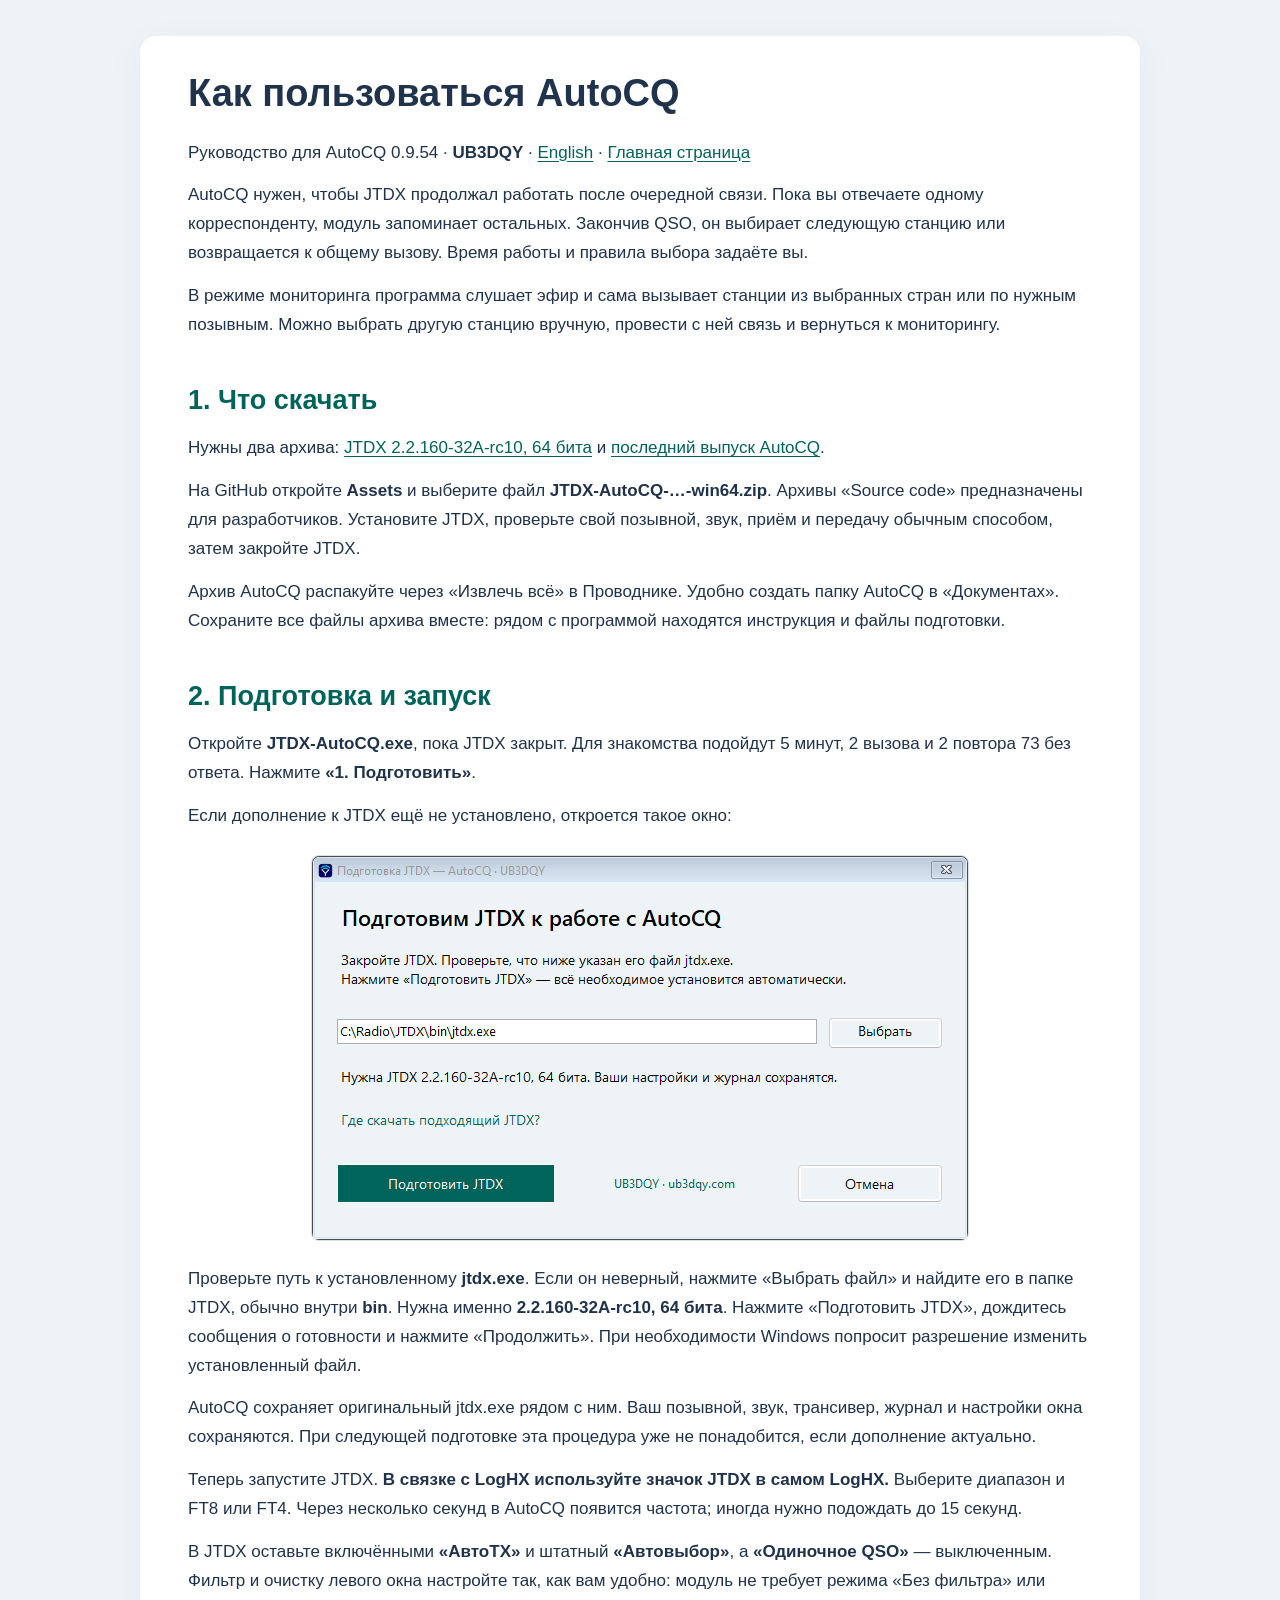
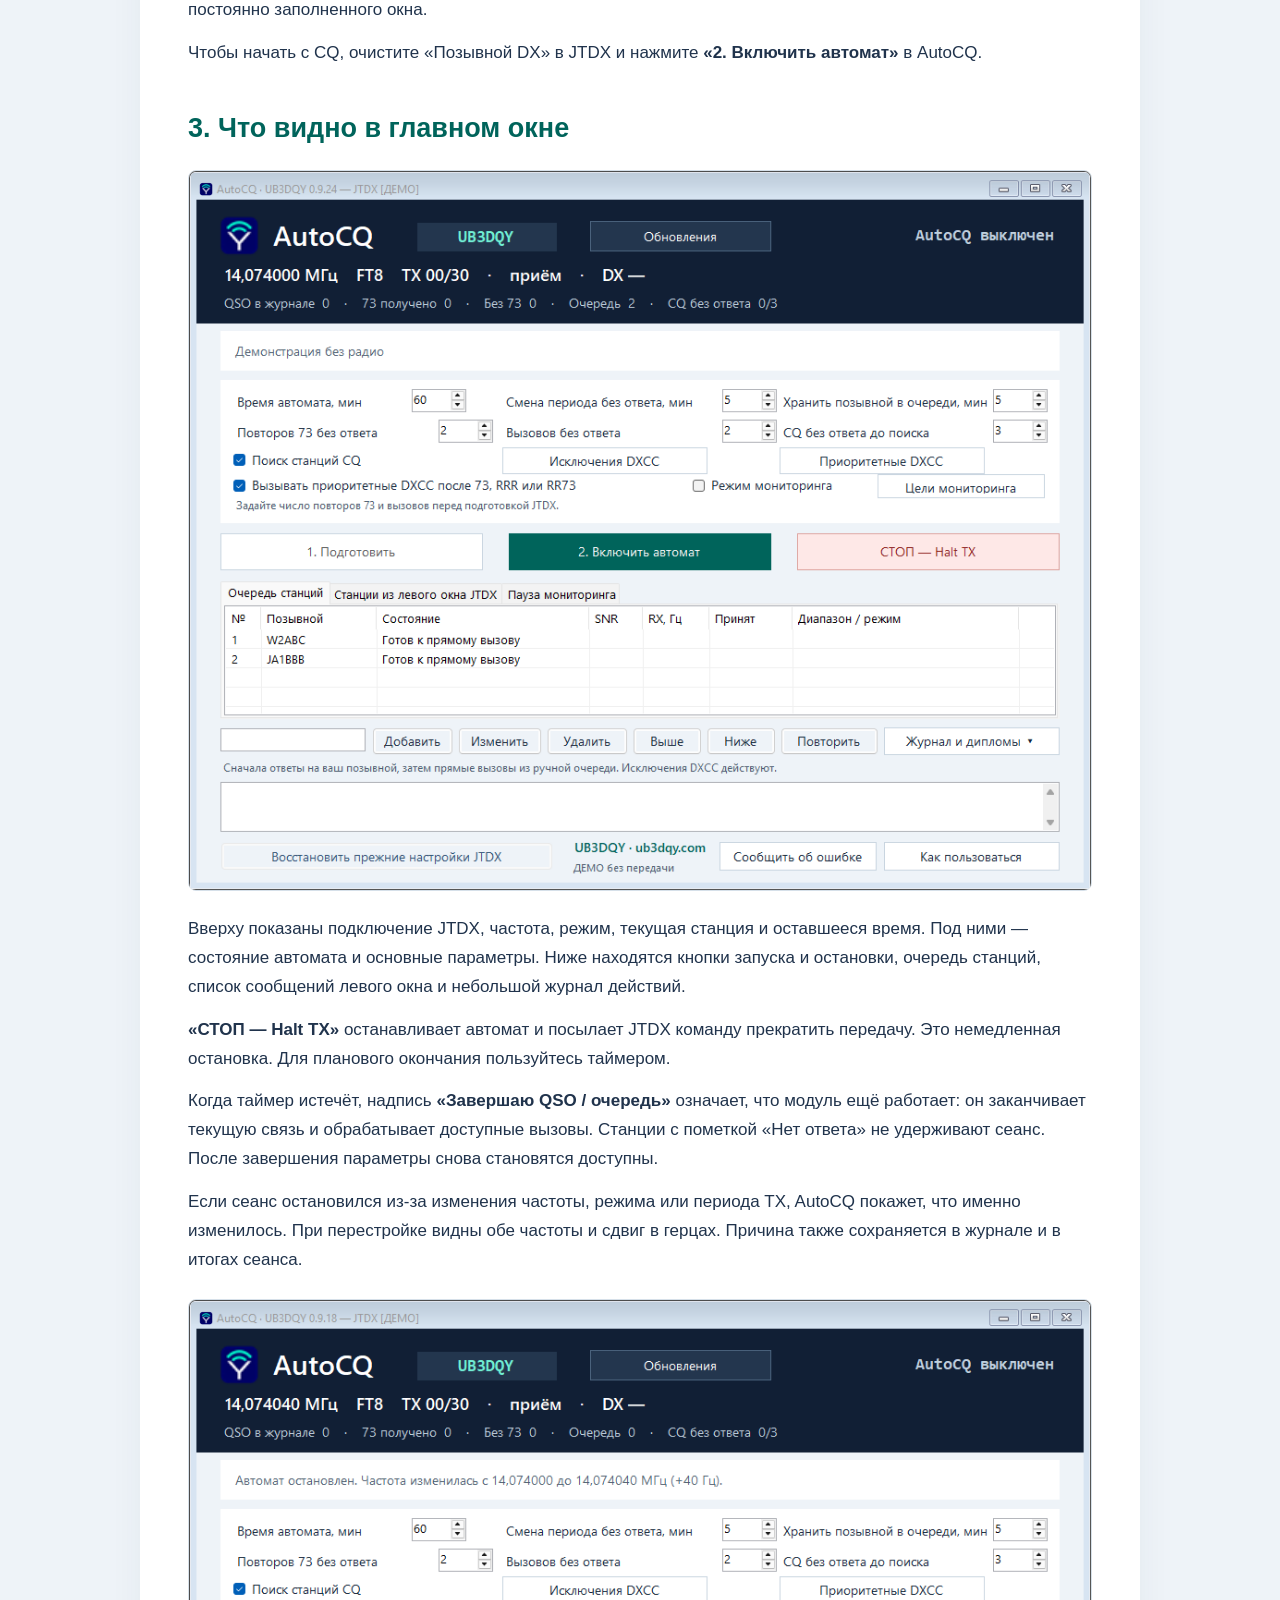
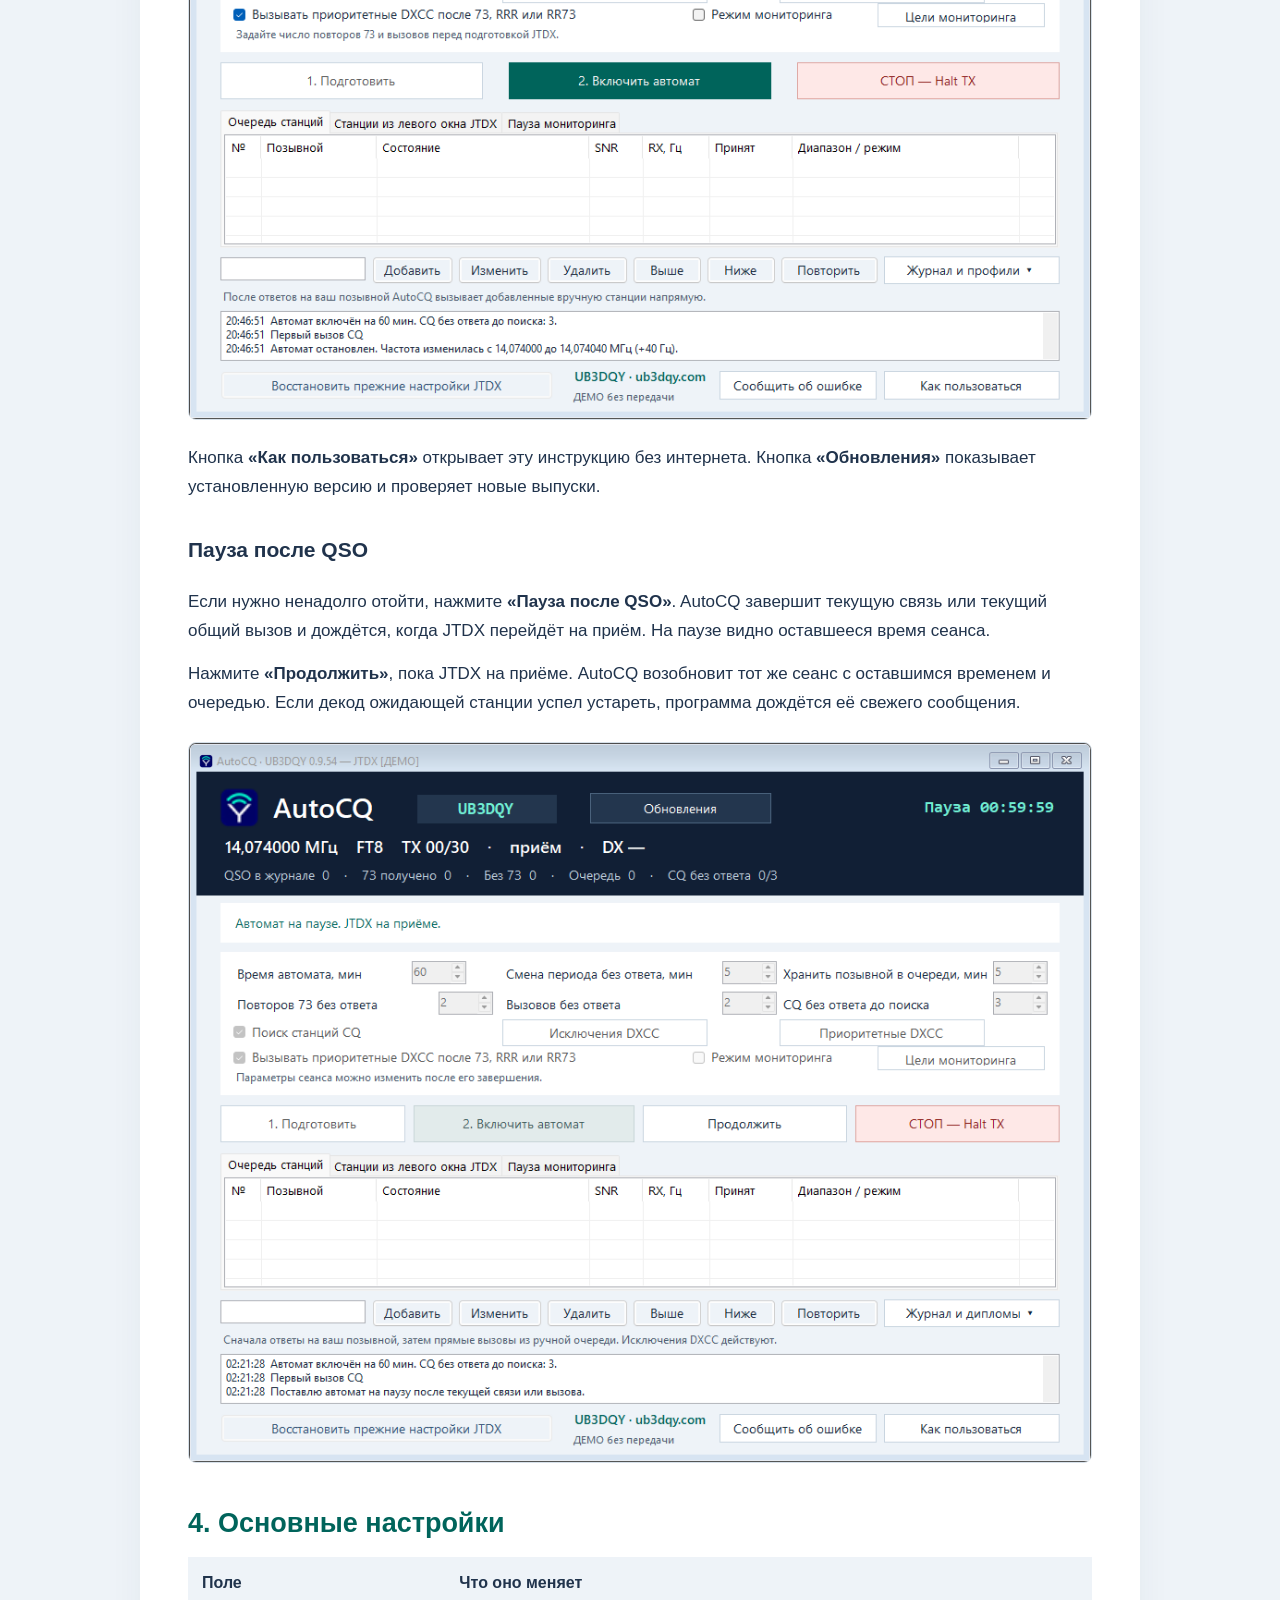
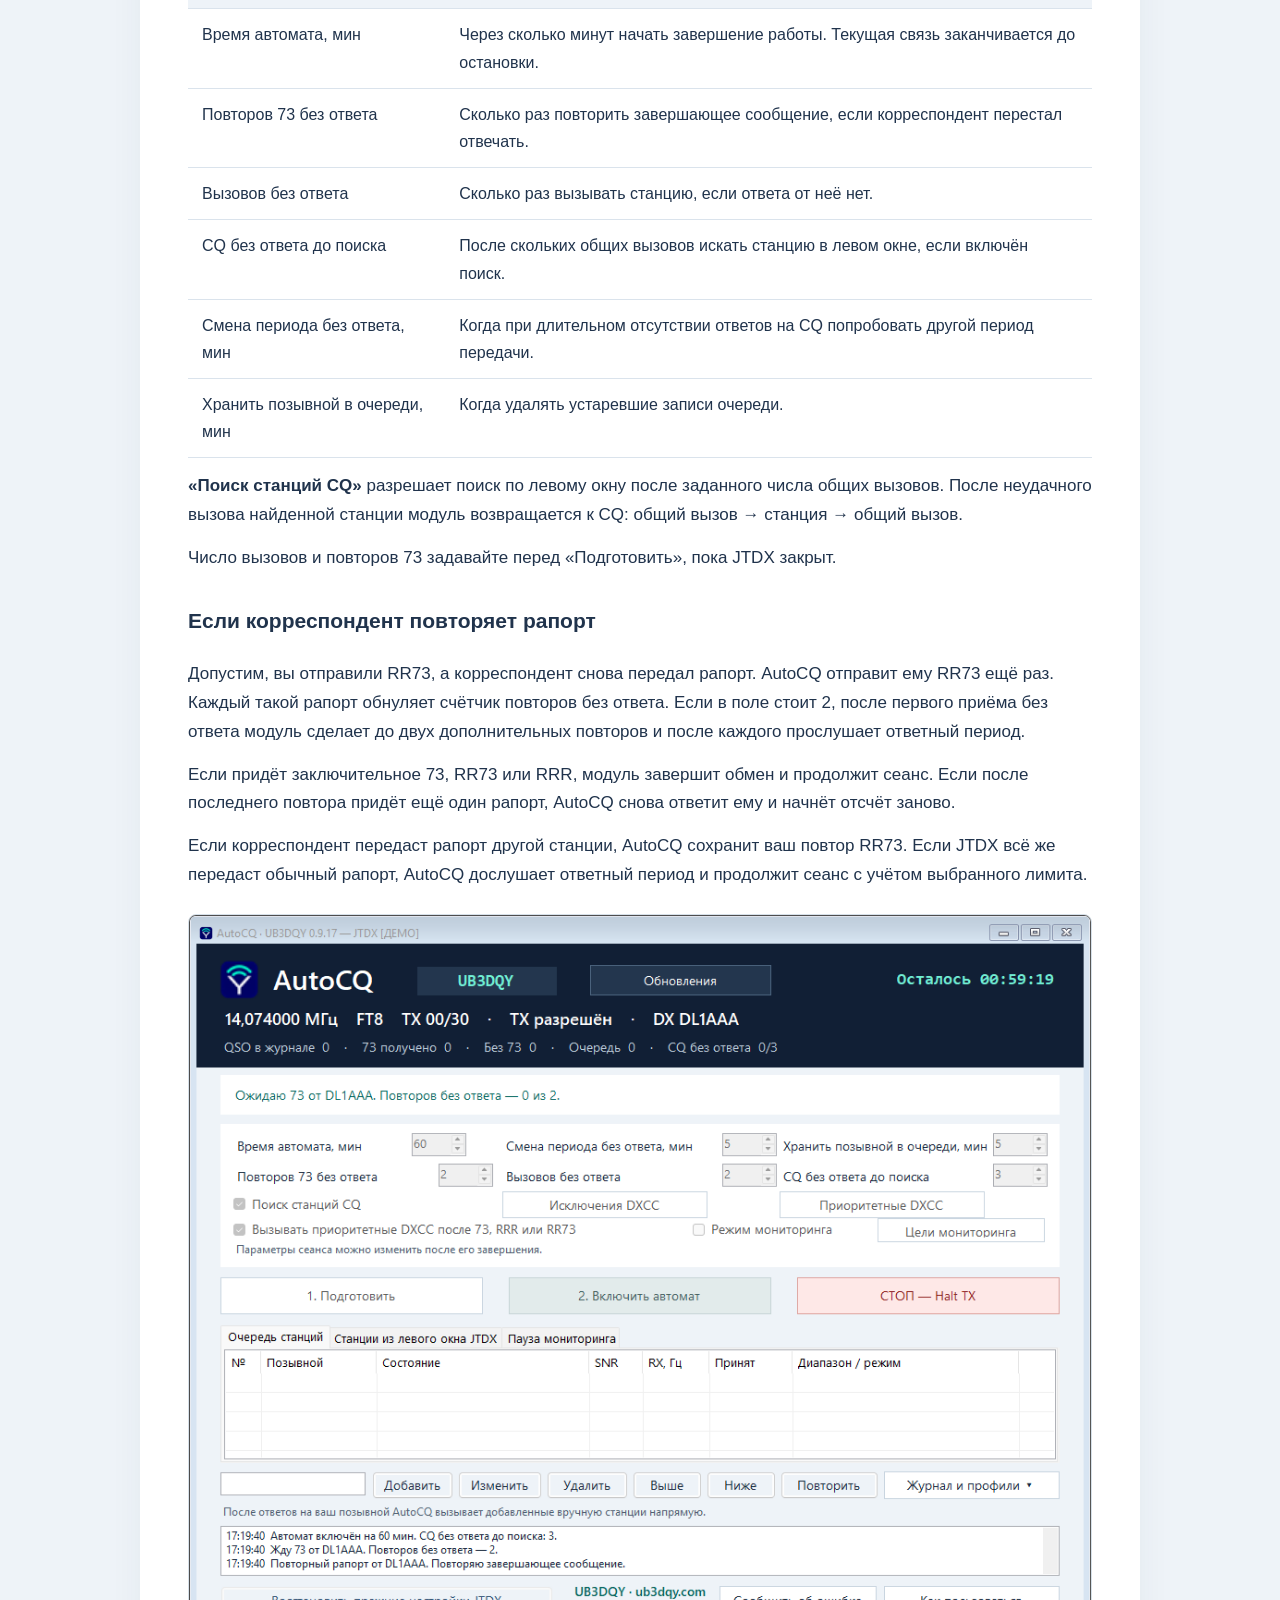
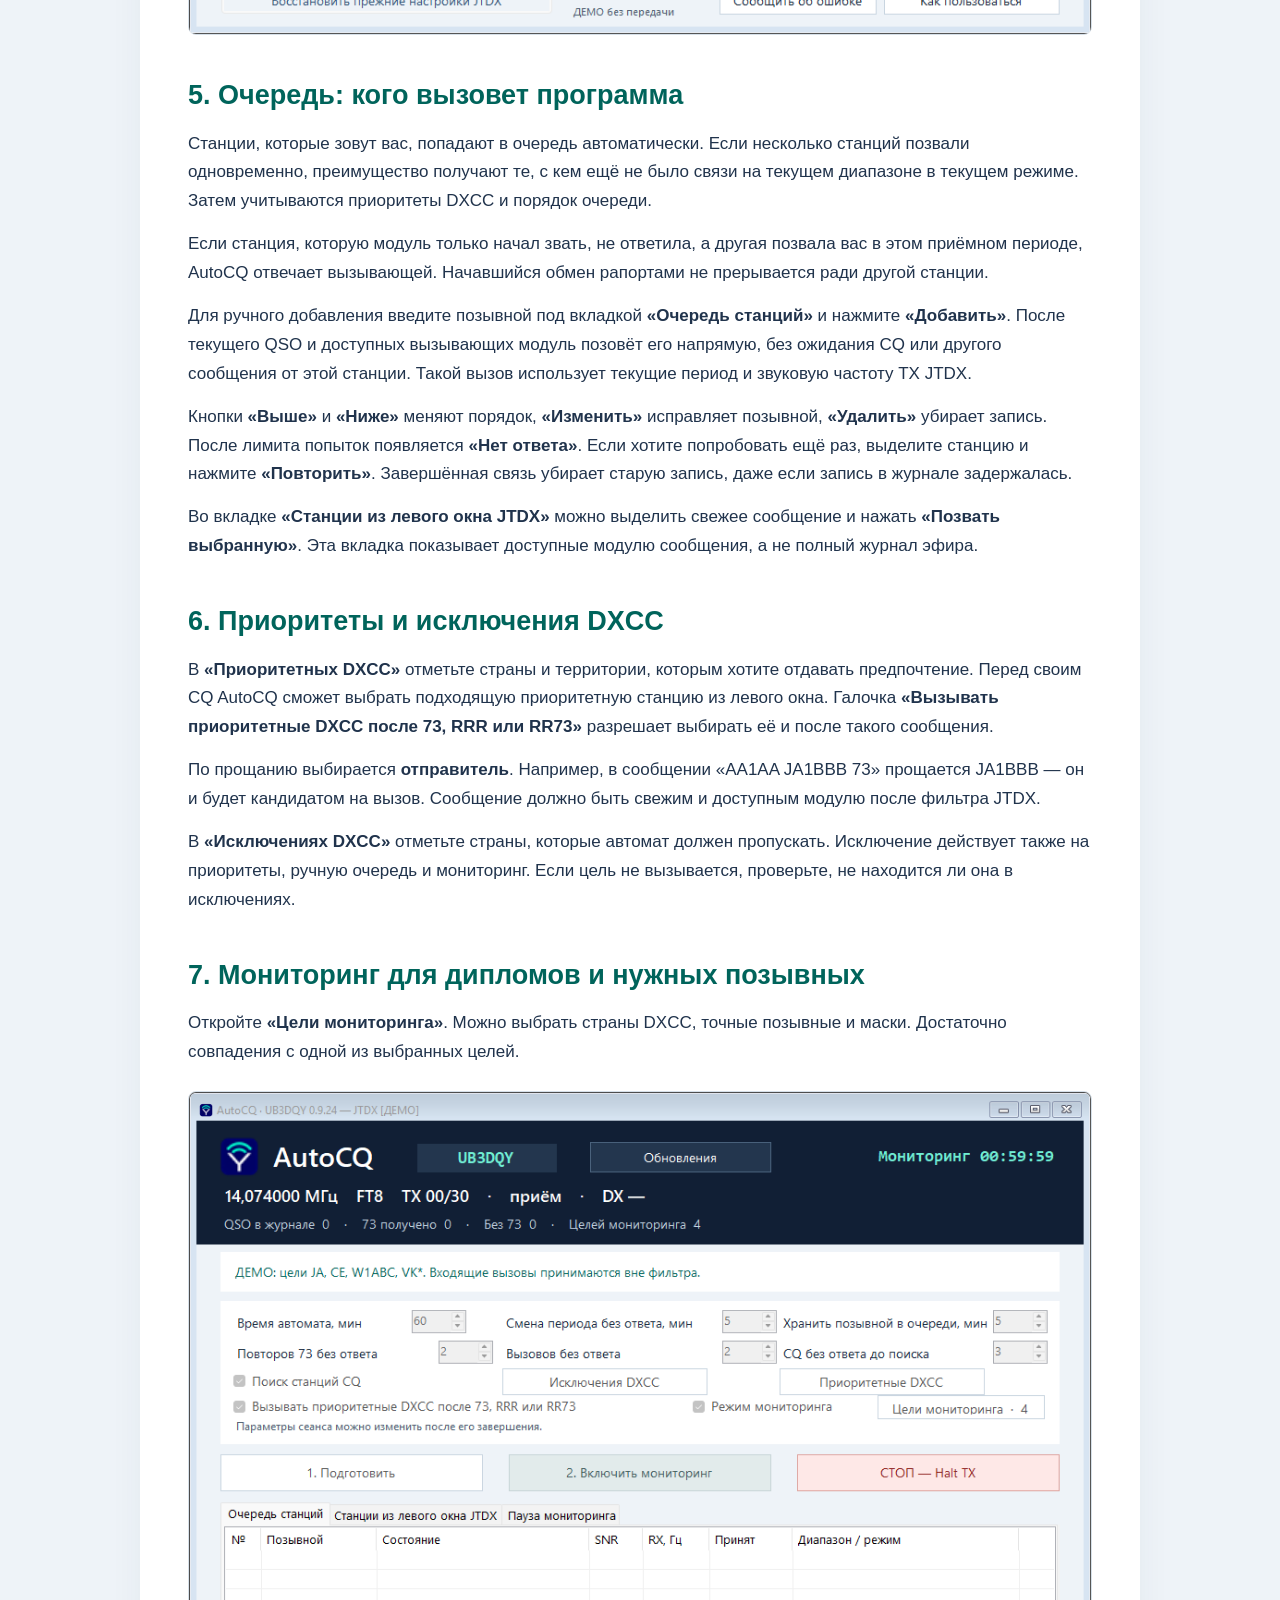
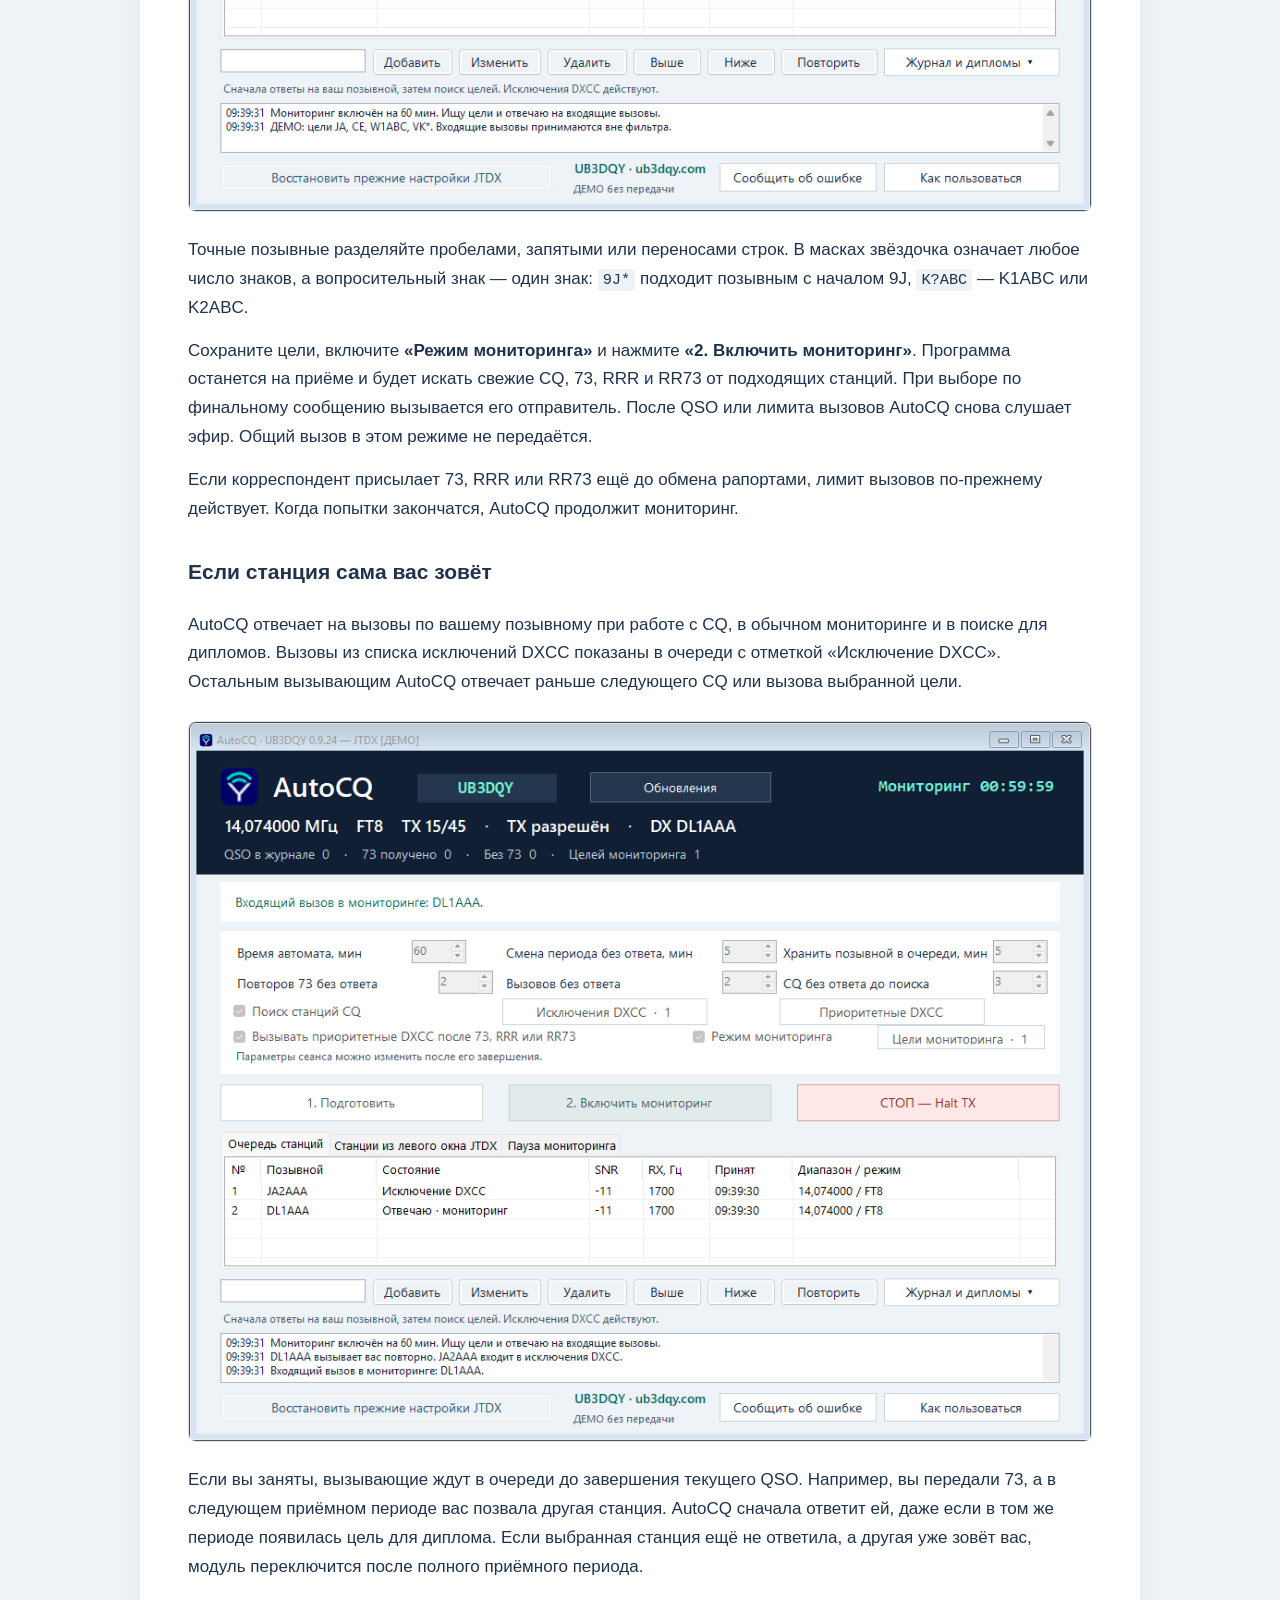
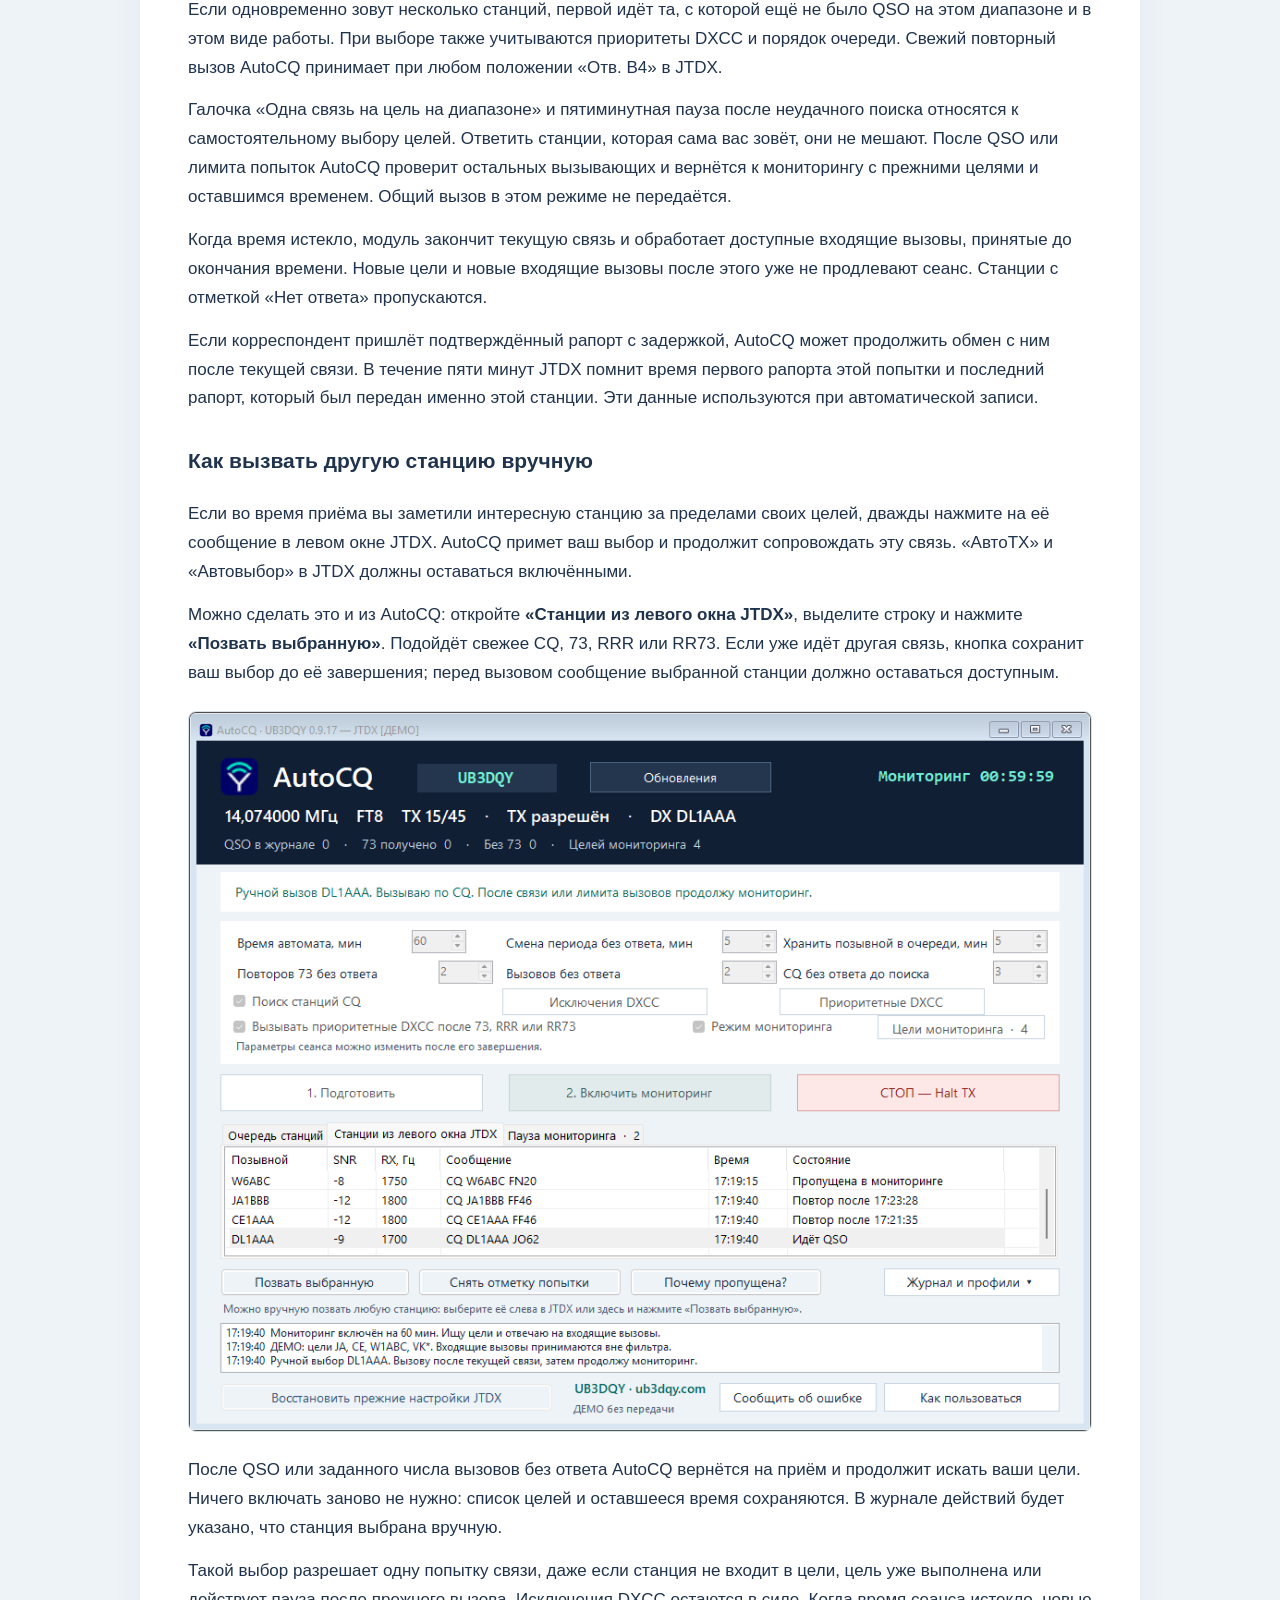
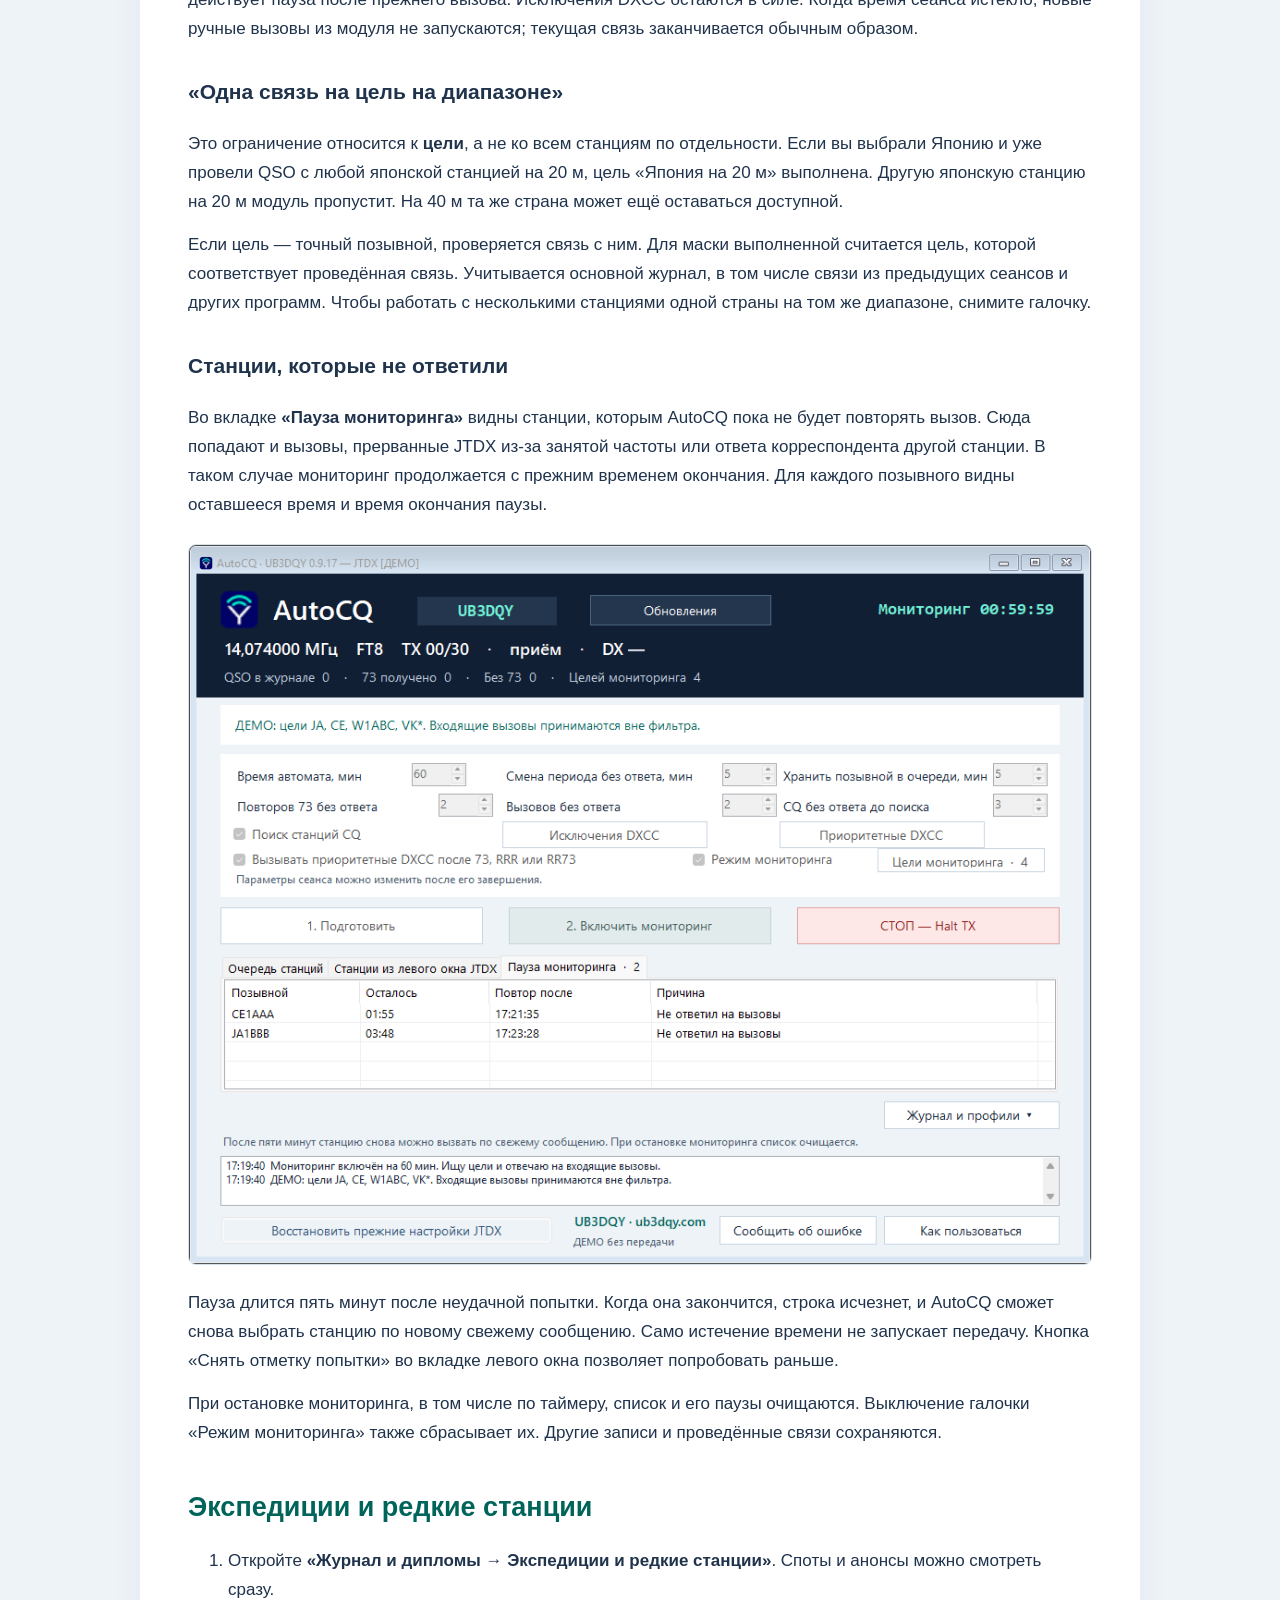
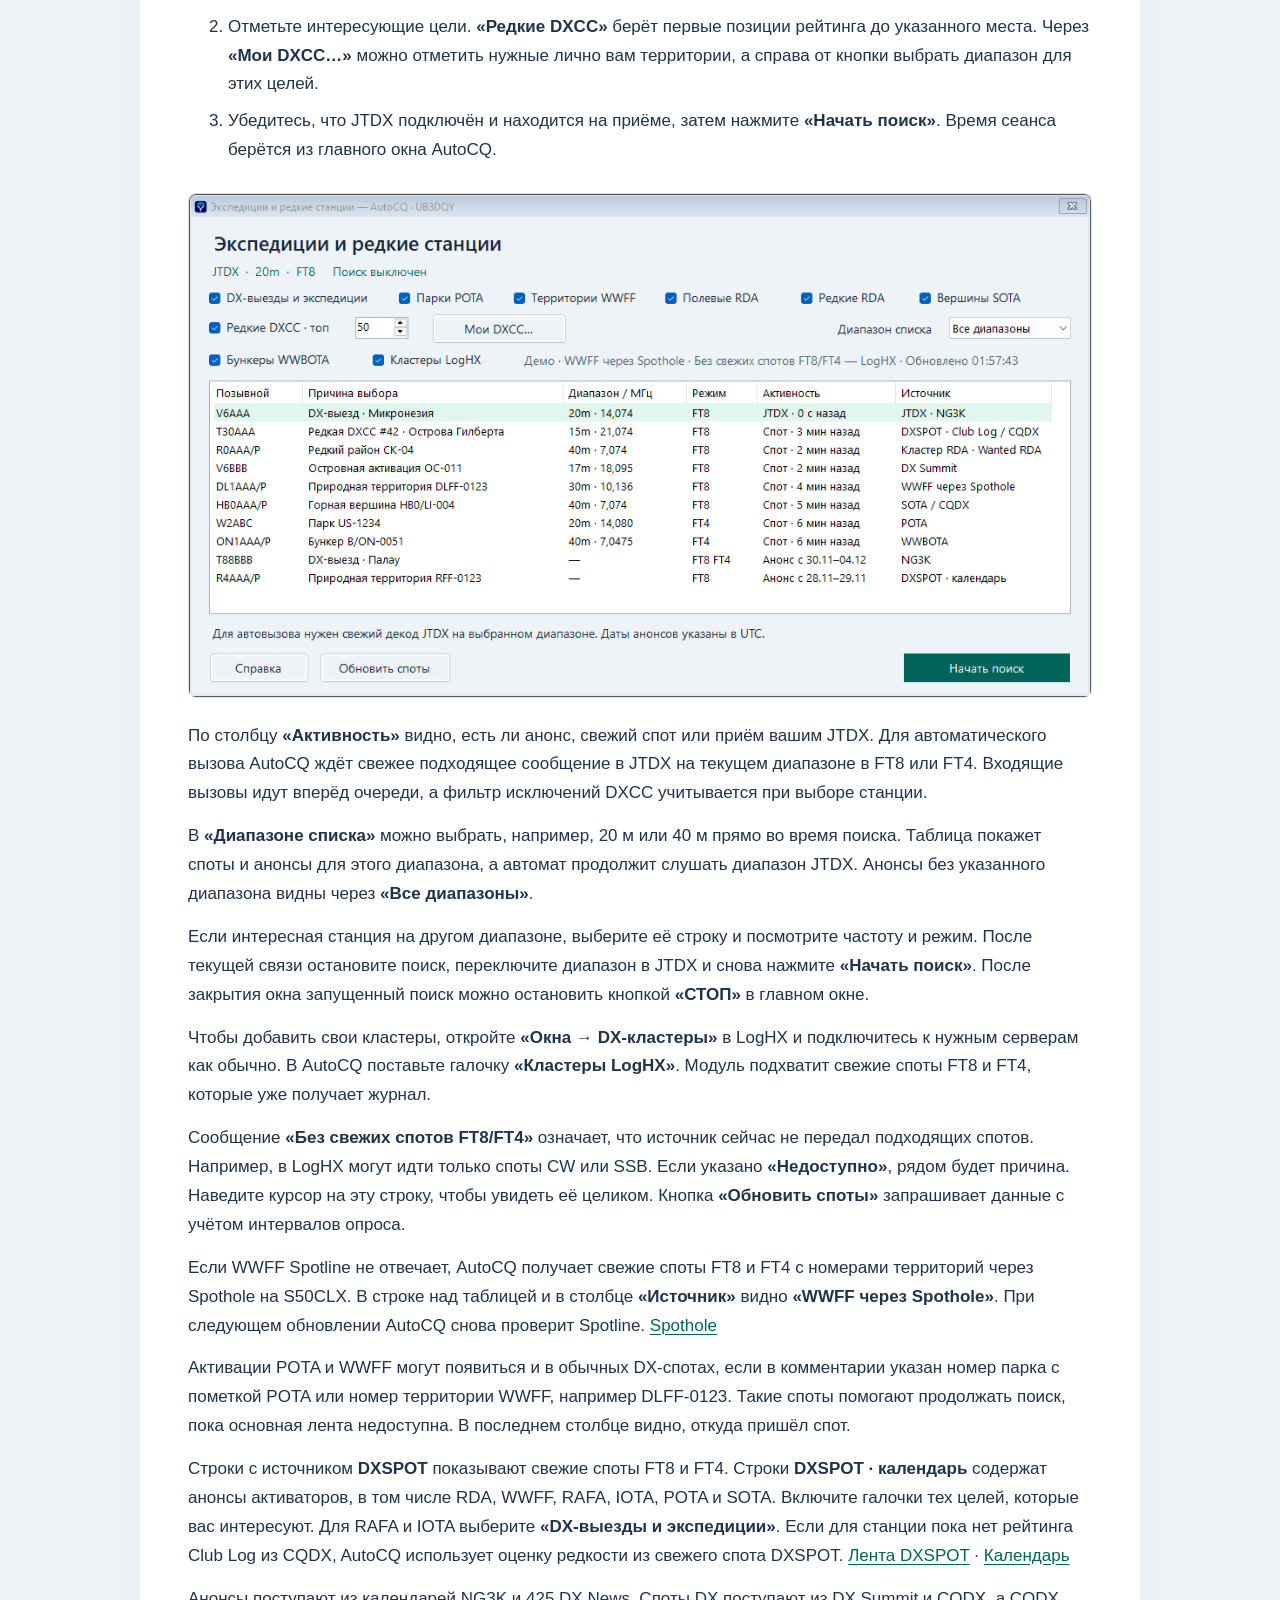
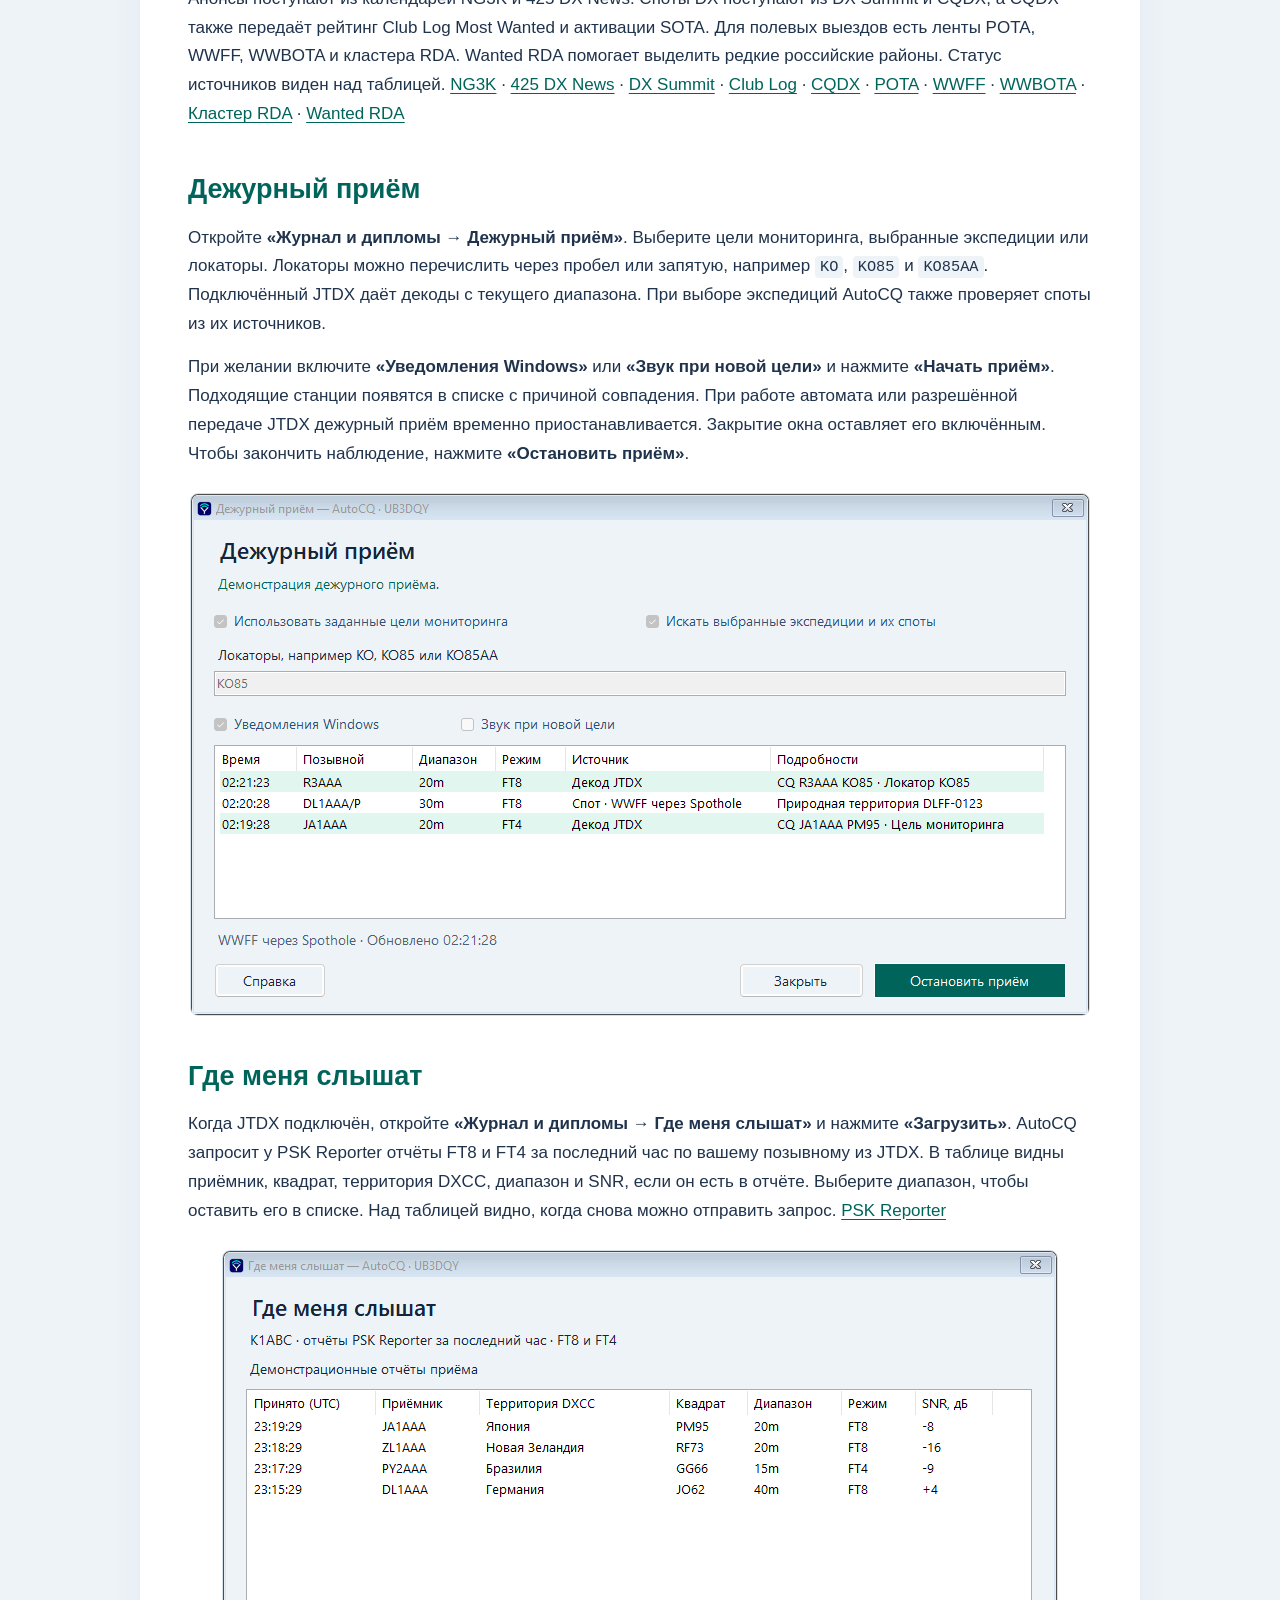
<file: docs/user-guide.ru.html>
<!doctype html>
<html lang="ru"><head><meta charset="utf-8"><meta name="viewport" content="width=device-width, initial-scale=1"><meta name="author" content="UB3DQY"><title>Как пользоваться AutoCQ · UB3DQY</title><link rel="icon" href="icon.png"><link rel="stylesheet" href="guide.css"></head><body><main><h1>Как пользоваться AutoCQ</h1>
<p>Руководство для AutoCQ 0.9.54 · <strong>UB3DQY</strong> · <a href="user-guide.en.html">English</a> · <a href="https://github.com/ub3dqy/jtdx-autocq/blob/main/README.md">Главная страница</a></p>
<p>AutoCQ нужен, чтобы JTDX продолжал работать после очередной связи. Пока вы отвечаете одному корреспонденту, модуль запоминает остальных. Закончив QSO, он выбирает следующую станцию или возвращается к общему вызову. Время работы и правила выбора задаёте вы.</p>
<p>В режиме мониторинга программа слушает эфир и сама вызывает станции из выбранных стран или по нужным позывным. Можно выбрать другую станцию вручную, провести с ней связь и вернуться к мониторингу.</p>
<h2>1. Что скачать</h2>
<p>Нужны два архива: <a href="https://ub3dqy.com/downloads/jtdx/2.2.160-rc10/jtdx-2.2.160-32A-rc10-win64.exe.zip">JTDX 2.2.160-32A-rc10, 64 бита</a> и <a href="https://github.com/ub3dqy/jtdx-autocq/releases/latest">последний выпуск AutoCQ</a>.</p>
<p>На GitHub откройте <strong>Assets</strong> и выберите файл <strong>JTDX-AutoCQ-…-win64.zip</strong>. Архивы «Source code» предназначены для разработчиков. Установите JTDX, проверьте свой позывной, звук, приём и передачу обычным способом, затем закройте JTDX.</p>
<p>Архив AutoCQ распакуйте через «Извлечь всё» в Проводнике. Удобно создать папку AutoCQ в «Документах». Сохраните все файлы архива вместе: рядом с программой находятся инструкция и файлы подготовки.</p>
<h2>2. Подготовка и запуск</h2>
<p>Откройте <strong>JTDX-AutoCQ.exe</strong>, пока JTDX закрыт. Для знакомства подойдут 5 минут, 2 вызова и 2 повтора 73 без ответа. Нажмите <strong>«1. Подготовить»</strong>.</p>
<p>Если дополнение к JTDX ещё не установлено, откроется такое окно:</p>
<p><img loading="lazy" src="setup-demo.png" alt="Выбор файла JTDX при первом запуске"></p>
<p>Проверьте путь к установленному <strong>jtdx.exe</strong>. Если он неверный, нажмите «Выбрать файл» и найдите его в папке JTDX, обычно внутри <strong>bin</strong>. Нужна именно <strong>2.2.160-32A-rc10, 64 бита</strong>. Нажмите «Подготовить JTDX», дождитесь сообщения о готовности и нажмите «Продолжить». При необходимости Windows попросит разрешение изменить установленный файл.</p>
<p>AutoCQ сохраняет оригинальный jtdx.exe рядом с ним. Ваш позывной, звук, трансивер, журнал и настройки окна сохраняются. При следующей подготовке эта процедура уже не понадобится, если дополнение актуально.</p>
<p>Теперь запустите JTDX. <strong>В связке с LogHX используйте значок JTDX в самом LogHX.</strong> Выберите диапазон и FT8 или FT4. Через несколько секунд в AutoCQ появится частота; иногда нужно подождать до 15 секунд.</p>
<p>В JTDX оставьте включёнными <strong>«АвтоTX»</strong> и штатный <strong>«Автовыбор»</strong>, а <strong>«Одиночное QSO»</strong> — выключенным. Фильтр и очистку левого окна настройте так, как вам удобно: модуль не требует режима «Без фильтра» или постоянно заполненного окна.</p>
<p>Чтобы начать с CQ, очистите «Позывной DX» в JTDX и нажмите <strong>«2. Включить автомат»</strong> в AutoCQ.</p>
<h2>3. Что видно в главном окне</h2>
<p><img loading="lazy" src="autocq-demo.png" alt="Главное окно AutoCQ с демонстрационными данными"></p>
<p>Вверху показаны подключение JTDX, частота, режим, текущая станция и оставшееся время. Под ними — состояние автомата и основные параметры. Ниже находятся кнопки запуска и остановки, очередь станций, список сообщений левого окна и небольшой журнал действий.</p>
<p><strong>«СТОП — Halt TX»</strong> останавливает автомат и посылает JTDX команду прекратить передачу. Это немедленная остановка. Для планового окончания пользуйтесь таймером.</p>
<p>Когда таймер истечёт, надпись <strong>«Завершаю QSO / очередь»</strong> означает, что модуль ещё работает: он заканчивает текущую связь и обрабатывает доступные вызовы. Станции с пометкой «Нет ответа» не удерживают сеанс. После завершения параметры снова становятся доступны.</p>
<p>Если сеанс остановился из-за изменения частоты, режима или периода TX, AutoCQ покажет, что именно изменилось. При перестройке видны обе частоты и сдвиг в герцах. Причина также сохраняется в журнале и в итогах сеанса.</p>
<p><img loading="lazy" src="frequency-stop-demo.png" alt="Остановка после перестройки на 40 Гц в окне и журнале AutoCQ"></p>
<p>Кнопка <strong>«Как пользоваться»</strong> открывает эту инструкцию без интернета. Кнопка <strong>«Обновления»</strong> показывает установленную версию и проверяет новые выпуски.</p>
<h3 id="pause-qso">Пауза после QSO</h3>
<p>Если нужно ненадолго отойти, нажмите <strong>«Пауза после QSO»</strong>. AutoCQ завершит текущую связь или текущий общий вызов и дождётся, когда JTDX перейдёт на приём. На паузе видно оставшееся время сеанса.</p>
<p>Нажмите <strong>«Продолжить»</strong>, пока JTDX на приёме. AutoCQ возобновит тот же сеанс с оставшимся временем и очередью. Если декод ожидающей станции успел устареть, программа дождётся её свежего сообщения.</p>
<p><img loading="lazy" src="pause-qso-demo.png" alt="Оставшееся время на паузе и кнопка продолжения сеанса"></p>
<h2>4. Основные настройки</h2>
<div class="table-scroll"><table><thead><tr><th>Поле</th><th>Что оно меняет</th></tr></thead><tbody>
<tr><td>Время автомата, мин</td><td>Через сколько минут начать завершение работы. Текущая связь заканчивается до остановки.</td></tr>
<tr><td>Повторов 73 без ответа</td><td>Сколько раз повторить завершающее сообщение, если корреспондент перестал отвечать.</td></tr>
<tr><td>Вызовов без ответа</td><td>Сколько раз вызывать станцию, если ответа от неё нет.</td></tr>
<tr><td>CQ без ответа до поиска</td><td>После скольких общих вызовов искать станцию в левом окне, если включён поиск.</td></tr>
<tr><td>Смена периода без ответа, мин</td><td>Когда при длительном отсутствии ответов на CQ попробовать другой период передачи.</td></tr>
<tr><td>Хранить позывной в очереди, мин</td><td>Когда удалять устаревшие записи очереди.</td></tr>
</tbody></table></div>
<p><strong>«Поиск станций CQ»</strong> разрешает поиск по левому окну после заданного числа общих вызовов. После неудачного вызова найденной станции модуль возвращается к CQ: общий вызов → станция → общий вызов.</p>
<p>Число вызовов и повторов 73 задавайте перед «Подготовить», пока JTDX закрыт.</p>
<h3>Если корреспондент повторяет рапорт</h3>
<p>Допустим, вы отправили RR73, а корреспондент снова передал рапорт. AutoCQ отправит ему RR73 ещё раз. Каждый такой рапорт обнуляет счётчик повторов без ответа. Если в поле стоит 2, после первого приёма без ответа модуль сделает до двух дополнительных повторов и после каждого прослушает ответный период.</p>
<p>Если придёт заключительное 73, RR73 или RRR, модуль завершит обмен и продолжит сеанс. Если после последнего повтора придёт ещё один рапорт, AutoCQ снова ответит ему и начнёт отсчёт заново.</p>
<p>Если корреспондент передаст рапорт другой станции, AutoCQ сохранит ваш повтор RR73. Если JTDX всё же передаст обычный рапорт, AutoCQ дослушает ответный период и продолжит сеанс с учётом выбранного лимита.</p>
<p><img loading="lazy" src="signoff-retry-demo.png" alt="После нового рапорта от DL1AAA счётчик повторов без ответа снова на нуле"></p>
<h2>5. Очередь: кого вызовет программа</h2>
<p>Станции, которые зовут вас, попадают в очередь автоматически. Если несколько станций позвали одновременно, преимущество получают те, с кем ещё не было связи на текущем диапазоне в текущем режиме. Затем учитываются приоритеты DXCC и порядок очереди.</p>
<p>Если станция, которую модуль только начал звать, не ответила, а другая позвала вас в этом приёмном периоде, AutoCQ отвечает вызывающей. Начавшийся обмен рапортами не прерывается ради другой станции.</p>
<p>Для ручного добавления введите позывной под вкладкой <strong>«Очередь станций»</strong> и нажмите <strong>«Добавить»</strong>. После текущего QSO и доступных вызывающих модуль позовёт его напрямую, без ожидания CQ или другого сообщения от этой станции. Такой вызов использует текущие период и звуковую частоту TX JTDX.</p>
<p>Кнопки <strong>«Выше»</strong> и <strong>«Ниже»</strong> меняют порядок, <strong>«Изменить»</strong> исправляет позывной, <strong>«Удалить»</strong> убирает запись. После лимита попыток появляется <strong>«Нет ответа»</strong>. Если хотите попробовать ещё раз, выделите станцию и нажмите <strong>«Повторить»</strong>. Завершённая связь убирает старую запись, даже если запись в журнале задержалась.</p>
<p>Во вкладке <strong>«Станции из левого окна JTDX»</strong> можно выделить свежее сообщение и нажать <strong>«Позвать выбранную»</strong>. Эта вкладка показывает доступные модулю сообщения, а не полный журнал эфира.</p>
<h2>6. Приоритеты и исключения DXCC</h2>
<p>В <strong>«Приоритетных DXCC»</strong> отметьте страны и территории, которым хотите отдавать предпочтение. Перед своим CQ AutoCQ сможет выбрать подходящую приоритетную станцию из левого окна. Галочка <strong>«Вызывать приоритетные DXCC после 73, RRR или RR73»</strong> разрешает выбирать её и после такого сообщения.</p>
<p>По прощанию выбирается <strong>отправитель</strong>. Например, в сообщении «AA1AA JA1BBB 73» прощается JA1BBB — он и будет кандидатом на вызов. Сообщение должно быть свежим и доступным модулю после фильтра JTDX.</p>
<p>В <strong>«Исключениях DXCC»</strong> отметьте страны, которые автомат должен пропускать. Исключение действует также на приоритеты, ручную очередь и мониторинг. Если цель не вызывается, проверьте, не находится ли она в исключениях.</p>
<h2>7. Мониторинг для дипломов и нужных позывных</h2>
<p>Откройте <strong>«Цели мониторинга»</strong>. Можно выбрать страны DXCC, точные позывные и маски. Достаточно совпадения с одной из выбранных целей.</p>
<p><img loading="lazy" src="monitor-demo.png" alt="Главное окно в режиме мониторинга: счётчик выбранных целей"></p>
<p>Точные позывные разделяйте пробелами, запятыми или переносами строк. В масках звёздочка означает любое число знаков, а вопросительный знак — один знак: <code>9J*</code> подходит позывным с началом 9J, <code>K?ABC</code> — K1ABC или K2ABC.</p>
<p>Сохраните цели, включите <strong>«Режим мониторинга»</strong> и нажмите <strong>«2. Включить мониторинг»</strong>. Программа останется на приёме и будет искать свежие CQ, 73, RRR и RR73 от подходящих станций. При выборе по финальному сообщению вызывается его отправитель. После QSO или лимита вызовов AutoCQ снова слушает эфир. Общий вызов в этом режиме не передаётся.</p>
<p>Если корреспондент присылает 73, RRR или RR73 ещё до обмена рапортами, лимит вызовов по-прежнему действует. Когда попытки закончатся, AutoCQ продолжит мониторинг.</p>
<h3>Если станция сама вас зовёт</h3>
<p>AutoCQ отвечает на вызовы по вашему позывному при работе с CQ, в обычном мониторинге и в поиске для дипломов. Вызовы из списка исключений DXCC показаны в очереди с отметкой «Исключение DXCC». Остальным вызывающим AutoCQ отвечает раньше следующего CQ или вызова выбранной цели.</p>
<p><img loading="lazy" src="monitor-callers-demo.png" alt="AutoCQ отвечает на повторный вызов DL1AAA и показывает исключение DXCC для JA2AAA"></p>
<p>Если вы заняты, вызывающие ждут в очереди до завершения текущего QSO. Например, вы передали 73, а в следующем приёмном периоде вас позвала другая станция. AutoCQ сначала ответит ей, даже если в том же периоде появилась цель для диплома. Если выбранная станция ещё не ответила, а другая уже зовёт вас, модуль переключится после полного приёмного периода.</p>
<p>Если одновременно зовут несколько станций, первой идёт та, с которой ещё не было QSO на этом диапазоне и в этом виде работы. При выборе также учитываются приоритеты DXCC и порядок очереди. Свежий повторный вызов AutoCQ принимает при любом положении «Отв. B4» в JTDX.</p>
<p>Галочка «Одна связь на цель на диапазоне» и пятиминутная пауза после неудачного поиска относятся к самостоятельному выбору целей. Ответить станции, которая сама вас зовёт, они не мешают. После QSO или лимита попыток AutoCQ проверит остальных вызывающих и вернётся к мониторингу с прежними целями и оставшимся временем. Общий вызов в этом режиме не передаётся.</p>
<p>Когда время истекло, модуль закончит текущую связь и обработает доступные входящие вызовы, принятые до окончания времени. Новые цели и новые входящие вызовы после этого уже не продлевают сеанс. Станции с отметкой «Нет ответа» пропускаются.</p>
<p>Если корреспондент пришлёт подтверждённый рапорт с задержкой, AutoCQ может продолжить обмен с ним после текущей связи. В течение пяти минут JTDX помнит время первого рапорта этой попытки и последний рапорт, который был передан именно этой станции. Эти данные используются при автоматической записи.</p>
<h3>Как вызвать другую станцию вручную</h3>
<p>Если во время приёма вы заметили интересную станцию за пределами своих целей, дважды нажмите на её сообщение в левом окне JTDX. AutoCQ примет ваш выбор и продолжит сопровождать эту связь. «АвтоTX» и «Автовыбор» в JTDX должны оставаться включёнными.</p>
<p>Можно сделать это и из AutoCQ: откройте <strong>«Станции из левого окна JTDX»</strong>, выделите строку и нажмите <strong>«Позвать выбранную»</strong>. Подойдёт свежее CQ, 73, RRR или RR73. Если уже идёт другая связь, кнопка сохранит ваш выбор до её завершения; перед вызовом сообщение выбранной станции должно оставаться доступным.</p>
<p><img loading="lazy" src="monitor-manual-demo.png" alt="Вызов DL1AAA вручную при сохранённых целях мониторинга"></p>
<p>После QSO или заданного числа вызовов без ответа AutoCQ вернётся на приём и продолжит искать ваши цели. Ничего включать заново не нужно: список целей и оставшееся время сохраняются. В журнале действий будет указано, что станция выбрана вручную.</p>
<p>Такой выбор разрешает одну попытку связи, даже если станция не входит в цели, цель уже выполнена или действует пауза после прежнего вызова. Исключения DXCC остаются в силе. Когда время сеанса истекло, новые ручные вызовы из модуля не запускаются; текущая связь заканчивается обычным образом.</p>
<h3>«Одна связь на цель на диапазоне»</h3>
<p>Это ограничение относится к <strong>цели</strong>, а не ко всем станциям по отдельности. Если вы выбрали Японию и уже провели QSO с любой японской станцией на 20 м, цель «Япония на 20 м» выполнена. Другую японскую станцию на 20 м модуль пропустит. На 40 м та же страна может ещё оставаться доступной.</p>
<p>Если цель — точный позывной, проверяется связь с ним. Для маски выполненной считается цель, которой соответствует проведённая связь. Учитывается основной журнал, в том числе связи из предыдущих сеансов и других программ. Чтобы работать с несколькими станциями одной страны на том же диапазоне, снимите галочку.</p>
<h3>Станции, которые не ответили</h3>
<p>Во вкладке <strong>«Пауза мониторинга»</strong> видны станции, которым AutoCQ пока не будет повторять вызов. Сюда попадают и вызовы, прерванные JTDX из-за занятой частоты или ответа корреспондента другой станции. В таком случае мониторинг продолжается с прежним временем окончания. Для каждого позывного видны оставшееся время и время окончания паузы.</p>
<p><img loading="lazy" src="monitor-timeouts-demo.png" alt="Оставшееся время до повторного вызова"></p>
<p>Пауза длится пять минут после неудачной попытки. Когда она закончится, строка исчезнет, и AutoCQ сможет снова выбрать станцию по новому свежему сообщению. Само истечение времени не запускает передачу. Кнопка «Снять отметку попытки» во вкладке левого окна позволяет попробовать раньше.</p>
<p>При остановке мониторинга, в том числе по таймеру, список и его паузы очищаются. Выключение галочки «Режим мониторинга» также сбрасывает их. Другие записи и проведённые связи сохраняются.</p>
<h2 id="expeditions">Экспедиции и редкие станции</h2>
<ol>
<li>Откройте <strong>«Журнал и дипломы → Экспедиции и редкие станции»</strong>. Споты и анонсы можно смотреть сразу.</li>
<li>Отметьте интересующие цели. <strong>«Редкие DXCC»</strong> берёт первые позиции рейтинга до указанного места. Через <strong>«Мои DXCC…»</strong> можно отметить нужные лично вам территории, а справа от кнопки выбрать диапазон для этих целей.</li>
<li>Убедитесь, что JTDX подключён и находится на приёме, затем нажмите <strong>«Начать поиск»</strong>. Время сеанса берётся из главного окна AutoCQ.</li>
</ol>
<p><img loading="lazy" src="expeditions-demo.png" alt="Окно поиска экспедиций и редких станций с демонстрационными данными"></p>
<p>По столбцу <strong>«Активность»</strong> видно, есть ли анонс, свежий спот или приём вашим JTDX. Для автоматического вызова AutoCQ ждёт свежее подходящее сообщение в JTDX на текущем диапазоне в FT8 или FT4. Входящие вызовы идут вперёд очереди, а фильтр исключений DXCC учитывается при выборе станции.</p>
<p>В <strong>«Диапазоне списка»</strong> можно выбрать, например, 20 м или 40 м прямо во время поиска. Таблица покажет споты и анонсы для этого диапазона, а автомат продолжит слушать диапазон JTDX. Анонсы без указанного диапазона видны через <strong>«Все диапазоны»</strong>.</p>
<p>Если интересная станция на другом диапазоне, выберите её строку и посмотрите частоту и режим. После текущей связи остановите поиск, переключите диапазон в JTDX и снова нажмите <strong>«Начать поиск»</strong>. После закрытия окна запущенный поиск можно остановить кнопкой <strong>«СТОП»</strong> в главном окне.</p>
<p>Чтобы добавить свои кластеры, откройте <strong>«Окна → DX-кластеры»</strong> в LogHX и подключитесь к нужным серверам как обычно. В AutoCQ поставьте галочку <strong>«Кластеры LogHX»</strong>. Модуль подхватит свежие споты FT8 и FT4, которые уже получает журнал.</p>
<p>Сообщение <strong>«Без свежих спотов FT8/FT4»</strong> означает, что источник сейчас не передал подходящих спотов. Например, в LogHX могут идти только споты CW или SSB. Если указано <strong>«Недоступно»</strong>, рядом будет причина. Наведите курсор на эту строку, чтобы увидеть её целиком. Кнопка <strong>«Обновить споты»</strong> запрашивает данные с учётом интервалов опроса.</p>
<p>Если WWFF Spotline не отвечает, AutoCQ получает свежие споты FT8 и FT4 с номерами территорий через Spothole на S50CLX. В строке над таблицей и в столбце <strong>«Источник»</strong> видно <strong>«WWFF через Spothole»</strong>. При следующем обновлении AutoCQ снова проверит Spotline. <a href="https://s50clx.si/">Spothole</a></p>
<p>Активации POTA и WWFF могут появиться и в обычных DX-спотах, если в комментарии указан номер парка с пометкой POTA или номер территории WWFF, например DLFF-0123. Такие споты помогают продолжать поиск, пока основная лента недоступна. В последнем столбце видно, откуда пришёл спот.</p>
<p>Строки с источником <strong>DXSPOT</strong> показывают свежие споты FT8 и FT4. Строки <strong>DXSPOT · календарь</strong> содержат анонсы активаторов, в том числе RDA, WWFF, RAFA, IOTA, POTA и SOTA. Включите галочки тех целей, которые вас интересуют. Для RAFA и IOTA выберите <strong>«DX-выезды и экспедиции»</strong>. Если для станции пока нет рейтинга Club Log из CQDX, AutoCQ использует оценку редкости из свежего спота DXSPOT. <a href="https://dxspot.ru/">Лента DXSPOT</a> · <a href="https://dxspot.ru/expeditions">Календарь</a></p>
<p>Анонсы поступают из календарей NG3K и 425 DX News. Споты DX поступают из DX Summit и CQDX, а CQDX также передаёт рейтинг Club Log Most Wanted и активации SOTA. Для полевых выездов есть ленты POTA, WWFF, WWBOTA и кластера RDA. Wanted RDA помогает выделить редкие российские районы. Статус источников виден над таблицей. <a href="https://www.ng3k.com/Misc/adxoplain.html">NG3K</a> · <a href="https://www.425dxn.org/index.php?op=wcal">425 DX News</a> · <a href="https://www.dxsummit.fi/">DX Summit</a> · <a href="https://clublog.org/mostwanted.php">Club Log</a> · <a href="https://cqdx.io/api/docs">CQDX</a> · <a href="https://pota.app/">POTA</a> · <a href="https://spots.wwff.co/info">WWFF</a> · <a href="https://wwbota.net/cluster/">WWBOTA</a> · <a href="https://rdaward.ru/?p=cluster">Кластер RDA</a> · <a href="https://rdaward.ru/?p=rda_wtd">Wanted RDA</a></p>
<h2 id="listening-watch">Дежурный приём</h2>
<p>Откройте <strong>«Журнал и дипломы → Дежурный приём»</strong>. Выберите цели мониторинга, выбранные экспедиции или локаторы. Локаторы можно перечислить через пробел или запятую, например <code>KO</code>, <code>KO85</code> и <code>KO85AA</code>. Подключённый JTDX даёт декоды с текущего диапазона. При выборе экспедиций AutoCQ также проверяет споты из их источников.</p>
<p>При желании включите <strong>«Уведомления Windows»</strong> или <strong>«Звук при новой цели»</strong> и нажмите <strong>«Начать приём»</strong>. Подходящие станции появятся в списке с причиной совпадения. При работе автомата или разрешённой передаче JTDX дежурный приём временно приостанавливается. Закрытие окна оставляет его включённым. Чтобы закончить наблюдение, нажмите <strong>«Остановить приём»</strong>.</p>
<p><img loading="lazy" src="listening-demo.png" alt="Декоды JTDX и споты экспедиций в списке дежурного приёма"></p>
<h2 id="propagation">Где меня слышат</h2>
<p>Когда JTDX подключён, откройте <strong>«Журнал и дипломы → Где меня слышат»</strong> и нажмите <strong>«Загрузить»</strong>. AutoCQ запросит у PSK Reporter отчёты FT8 и FT4 за последний час по вашему позывному из JTDX. В таблице видны приёмник, квадрат, территория DXCC, диапазон и SNR, если он есть в отчёте. Выберите диапазон, чтобы оставить его в списке. Над таблицей видно, когда снова можно отправить запрос. <a href="https://pskreporter.info/pskmap.html">PSK Reporter</a></p>
<p><img loading="lazy" src="propagation-demo.png" alt="Отчёты приёма FT8 и FT4 по нескольким диапазонам"></p>
<h2 id="decode-diagnostics">Декодирование JTDX</h2>
<p>Откройте <strong>«Журнал и дипломы → Декодирование JTDX»</strong>. Выберите FT8 или FT4. В окне собраны замеры за последние пять минут, включая длительность декодирования, отклонение от границы передачи и число потерянных аудиоблоков. Плюс в столбце <strong>«От границы TX, мс»</strong> означает, что декодирование закончилось после этой границы. Минус означает, что оно закончилось раньше.</p>
<p>Чтобы сравнить две настройки JTDX, дайте программе поработать на приёме и нажмите <strong>«Зафиксировать замер»</strong>. Затем измените нужную настройку в JTDX. После нескольких периодов сравните первый замер со строкой <strong>«Сейчас»</strong>. Для сравнения двух полных пятиминутных отрезков дайте программе пять минут на каждом варианте.</p>
<p><img loading="lazy" src="decode-diagnostics-demo.png" alt="Замеры декодирования, отклонений от границы передачи и потерянных блоков"></p>
<h2 id="session-trace">Разбор сеанса</h2>
<p>Откройте <strong>«Журнал и дипломы → Разбор сеанса»</strong>. В хронологии видны команды AutoCQ, решения и строки JTDX с отметками времени UTC. Введите точный позывной, чтобы оставить события по одной станции. Включите <strong>«Показывать декоды»</strong>, чтобы видеть принятые сообщения. Кнопка <strong>«Текущий сеанс»</strong> обновляет список из памяти AutoCQ.</p>
<p>В памяти хранятся последние события сеанса за срок до 20 минут. Нажмите <strong>«Сохранить XML…»</strong>, чтобы оставить этот отрезок для разбора, или <strong>«Открыть XML…»</strong>, чтобы посмотреть сохранённую запись. В файле есть позывные и тексты сообщений.</p>
<p>Для сравнения настроек CQ или обычного мониторинга выберите <strong>«Настройки из записи»</strong> или сохранённый профиль и нажмите <strong>«Прогнать запись»</strong>. AutoCQ сравнит команды на стенде и покажет первое расхождение, если оно есть. Хронологию работы по дипломам и экспедициям можно просматривать и фильтровать теми же средствами.</p>
<p><img loading="lazy" src="session-trace-demo.png" alt="Хронология сеанса с командами AutoCQ и передачами JTDX"></p>
<h2>Рабочий журнал и профили</h2>
<p>Кнопка <strong>«Журнал и дипломы»</strong> находится рядом со списком станций. Откройте <strong>«Основной журнал»</strong>, чтобы увидеть, откуда AutoCQ берёт историю. Когда программа однозначно определяет журнал открытого LogHX, она предлагает его автоматически. Если указан JTDX, а общая история хранится в другом месте, нажмите <strong>«Выбрать файл»</strong> и укажите свой журнал LogHX (.lhx2) или экспорт ADIF (.adi, .adif). AutoCQ читает копию базы LogHX, пока сам журнал открыт.</p>
<p><img loading="lazy" src="logbook-source-demo.png" alt="Окно выбора основного журнала"></p>
<p>В <strong>«Подборе целей DXCC»</strong> выберите диапазон. AutoCQ покажет страны, с которыми в этой истории ещё нет связи на выбранном диапазоне. Учитываются связи во всех режимах. Отметьте нужные страны и нажмите <strong>«Добавить в цели»</strong>. Полный список можно посмотреть в настройках мониторинга.</p>
<p><img loading="lazy" src="dxcc-targets-demo.png" alt="Подбор стран по истории работы на диапазоне"></p>
<p>В <strong>«Профилях настроек»</strong> введите название, например «40 м вечером», и нажмите <strong>«Сохранить текущие»</strong>. Чтобы вернуться к этим настройкам, остановите автомат, выберите профиль и нажмите <strong>«Применить»</strong>. Если профиль меняет число повторов 73 или вызовов, закройте JTDX, снова нажмите <strong>«1. Подготовить»</strong>, затем запустите JTDX обычным способом.</p>
<p><img loading="lazy" src="profiles-demo.png" alt="Два сохранённых профиля настроек"></p>
<p>Во вкладке <strong>«Станции из левого окна JTDX»</strong> выберите позывной и нажмите <strong>«Почему пропущена?»</strong>. Если действует пауза, окно покажет время её окончания. Там же можно увидеть исключение DXCC, выполненную цель или ожидание свежего сообщения.</p>
<p><img loading="lazy" src="station-reason-demo.png" alt="Причина пропуска станции в левом окне"></p>
<p>В <strong>«Итогах сеанса»</strong> видны записи JTDX, состояние финального обмена и причина остановки. AutoCQ ищет каждую связь в основном журнале по позывному, диапазону, режиму и времени. Если используется экспорт ADIF, для сверки свежих связей понадобится обновить файл экспорта.</p>
<p><img loading="lazy" src="session-summary-demo.png" alt="Итоги сеанса со сверкой записей в LogHX"></p>
<h3 id="log-recovery">Экспорт связей в LogHX</h3>
<p>Если в итогах сеанса видна связь из JTDX, которую не удалось найти в основном журнале, выберите файл LogHX <code>.lhx2</code> в <strong>«Основном журнале»</strong> и откройте <strong>«Итоги сеанса → Экспорт для LogHX…»</strong>. AutoCQ предложит только записи из ADIF JTDX, которые сопоставил с записью о связи в этом сеансе.</p>
<p>Отметьте нужные строки и нажмите <strong>«Сохранить ADIF…»</strong>. Перед записью файла AutoCQ ещё раз сверит оба журнала и уберёт записи, которые уже появились в LogHX. Затем импортируйте сохранённый файл ADIF в LogHX.</p>
<p><img loading="lazy" src="log-recovery-demo.png" alt="Предварительный просмотр записей JTDX для переноса в LogHX"></p>
<h3 id="hamlog-awards">Поиск для дипломов HAMLOG</h3>
<ol>
<li>Откройте <strong>«Журнал и дипломы → Дипломы HAMLOG»</strong> и нажмите <strong>«Обновить каталог»</strong>. Сначала AutoCQ загрузит список дипломов, затем их положения. Когда появятся правила поиска, диплом станет доступен для выбора. После обновления AutoCQ кнопка <strong>«Разобрать скачанное»</strong> обработает положения, уже сохранённые на компьютере.</li>
<li>Чтобы убрать из поиска дипломы, которые вы уже получили, нажмите <strong>«Полученные из кабинета…»</strong>. Войдите в HAMLOG в браузере и откройте <strong>«Мои полученные дипломы»</strong>. Сохраните страницу через <strong>Ctrl+S</strong> в формате <strong>«Веб-страница, только HTML»</strong>. Если страниц несколько, сохраните каждую и выберите все эти файлы в AutoCQ. В фильтре <strong>«Полученные»</strong> можно проверить, что дипломы появились в списке и стали недоступны для выбора. <a href="https://hamlog.online/account/awards.php">Мои дипломы на HAMLOG</a></li>
<li>Выберите <strong>«Состояние → Доступны для поиска»</strong>, отметьте нужные дипломы и закройте окно. Когда JTDX находится на приёме, откройте <strong>«Журнал и дипломы → Мониторинг дипломов»</strong>. AutoCQ будет слушать эфир на текущем диапазоне и вызывать подходящие станции.</li>
</ol>
<p><img loading="lazy" src="awards-demo.png" alt="Выбор дипломов для мониторинга в AutoCQ"></p>
<p><img loading="lazy" src="hamlog-account-demo.png" alt="Загрузка списка выданных дипломов из кабинета HAMLOG"></p>
<p>Условия поиска зависят от диплома. Например, для общего поиска RDA подходят станции европейской и азиатской частей России и Калининградской области. Для областного диплома AutoCQ ищет позывные нужной области. Для «Дальних цифровых связей» он сравнивает ваш QTH-локатор в JTDX с локатором станции в свежем сообщении. На входящие вызовы AutoCQ отвечает и во время дипломного поиска с учётом исключений DXCC.</p>
<p>Загружайте связи в личный кабинет HAMLOG. Там можно посмотреть, какие связи пошли в зачёт, сколько очков набрано и какой диплом можно получить. Когда HAMLOG выдаст новые дипломы, снова загрузите в AutoCQ страницы <strong>«Мои полученные дипломы»</strong>.</p>
<p>Двойной щелчок по названию открывает <strong>«Правила поиска»</strong>. Здесь можно посмотреть и поправить условия. Нажмите <strong>«Сохранить»</strong>, чтобы применить правки, или <strong>«Вернуть исходные»</strong>, чтобы восстановить правила из положения. При обновлении каталога AutoCQ сохранит ваши правки и перечислит дипломы, в которых они действуют.</p>
<p><img loading="lazy" src="hamlog-plan-demo.png" alt="Просмотр и правка условий мониторинга"></p>
<p>Если выбор недоступен, выделите диплом. Под списком будет указана причина. Например, срок действия мог закончиться, положение могло не загрузиться или AutoCQ пока не смог составить по нему условия поиска. Оригинал можно открыть через <strong>«Положение HAMLOG…»</strong> в меню строки. Через <strong>«Задать свой список целей…»</strong> можно добавить известные вам позывные, страны DXCC или маски.</p>
<p>Если загрузка прервалась, нажмите <strong>«Продолжить загрузку»</strong>. AutoCQ возьмёт уже скачанные файлы с компьютера и запросит оставшиеся положения. Подробности сбоя будут в журнале AutoCQ.</p>
<h2>8. Обновление программы</h2>
<p><img loading="lazy" src="updates-demo.png" alt="Раздел обновлений: установленная версия и автоматическая проверка"></p>
<p>При запуске и раз в сутки AutoCQ проверяет новые выпуски на GitHub. Если версия новее установленной, появится уведомление и выделится кнопка «Обновления». Проверку можно выключить галочкой в этом разделе. Она обращается к публичным файлам проекта; настройки, позывной и журнал никуда не отправляются.</p>
<p>Нажмите <strong>«Проверить обновления»</strong>, затем <strong>«Скачать»</strong>. Это можно делать во время работы. Перед установкой закончите связь и закройте JTDX. Нажмите <strong>«Обновить и перезапустить»</strong>. AutoCQ проверит архив, заменит свои файлы, при необходимости обновит дополнение для JTDX и откроется снова. Если Windows запросит разрешение, подтвердите его. LogHX можно оставить открытым. После обычной подготовки запустите JTDX из LogHX.</p>
<p>Очередь и настройки сохраняются. При ошибке замены установщик пытается вернуть предыдущие файлы; резервная копия остаётся в папке загруженного обновления.</p>
<h3>Как понять, что загрузка идёт</h3>
<p>После нажатия «Скачать» сначала появляется сообщение о подготовке и подключении к серверу. Когда файл начнёт поступать, шкала будет заполняться. В окне видны процент, уже скачанный и полный объём, скорость, примерное оставшееся и прошедшее время.</p>
<p><img loading="lazy" src="updates-download-demo.png" alt="Демонстрационный пример: процент, объём и время загрузки"></p>
<p>Оставшееся время рассчитывается по текущей средней скорости и может меняться. Если данные перестали поступать, появится сообщение об ожидании сервера. Если полный размер неизвестен, программа покажет скачанный объём и прошедшее время без выдуманного процента.</p>
<p>100% означает, что файл получен целиком. Затем AutoCQ покажет «Проверяю архив» и «Подготавливаю файлы обновления». Кнопка установки станет доступна после успешной проверки. При обрыве или ошибке проверка не считается завершённой: можно повторить скачивание.</p>
<p>В версиях до 0.9.6 кнопки обновления нет. Для первого перехода закройте JTDX и AutoCQ, извлеките новый ZIP в папку AutoCQ с заменой файлов и откройте новую программу. В дальнейшем пользуйтесь встроенным разделом.</p>
<h2>9. Если что-то не получается</h2>
<p><strong>В AutoCQ нет частоты или не включается автомат.</strong> Закройте JTDX, нажмите «1. Подготовить», затем запустите тот же JTDX через LogHX. Подождите до 15 секунд. Если AutoCQ сообщает о другой сборке, нужна 32A-rc10 Win64.</p>
<p><strong>Цель видна слева, но её не зовут.</strong> Проверьте DXCC, точный позывной или маску, исключения и галочку «Одна связь на цель на диапазоне». В мониторинге подходят CQ, 73, RRR, RR73. После неудачных вызовов действует пятиминутная пауза для этой станции. Чтобы попробовать раньше, выделите её во вкладке левого окна и нажмите «Снять отметку попытки». Во время текущего QSO новая цель ждёт окончания связи.</p>
<p><strong>Время вышло, а параметры ещё неактивны.</strong> Посмотрите состояние: «Завершаю QSO / очередь» означает, что сеанс ещё заканчивается. Для немедленной остановки есть «СТОП — Halt TX».</p>
<p><strong>После остановки модуль показывает передачу JTDX.</strong> Проверьте собственные «АвтоTX» и «Автовыбор» в JTDX: модуль отображает и ручную или штатную передачу. Для немедленного прекращения используйте «Стоп Tx» в JTDX.</p>
<p><strong>GitHub недоступен.</strong> Работа в эфире не зависит от проверки обновлений. Попробуйте проверку позднее или скачайте выпуск вручную.</p>
<p>Для обычной работы без AutoCQ закройте JTDX, затем нажмите <strong>«Восстановить прежние настройки JTDX»</strong>. Это восстанавливает параметры подключения и счётчиков; дополнение в jtdx.exe остаётся. Команда для полного снятия дополнения описана ниже для опытных пользователей.</p>
<h2>10. Автор и обратная связь</h2>
<p>AutoCQ разрабатывает радиолюбитель <strong>UB3DQY</strong>. Чтобы посмотреть версию и ссылки на проект, нажмите <strong>UB3DQY</strong> в шапке главного окна. Откроется окно <strong>«О программе»</strong>. Оно также доступно из меню значка AutoCQ рядом с часами Windows.</p>
<p><img loading="lazy" src="about-demo.png" alt="О программе: версия AutoCQ, автор UB3DQY и сайт"></p>
<p>Ссылка <strong>«UB3DQY · ub3dqy.com»</strong> внизу главного окна ведёт на <a href="https://ub3dqy.com/">сайт автора</a>. В окне «О программе» можно также открыть <a href="https://ub3dqy.com/ru/read/5/">описание модуля</a> и исходники на GitHub.</p>
<h3>Как отправить отчёт об ошибке</h3>
<ol>
<li>Нажмите <strong>«Сообщить об ошибке»</strong> внизу главного окна, как только заметите сбой. AutoCQ запомнит 20 минут перед нажатием. Это можно сделать прямо во время работы.</li>
<li>Дайте отчёту короткий заголовок и своими словами опишите, что произошло и что вы ожидали. Кнопка <strong>«Посмотреть диагностику»</strong> откроет события AutoCQ и JTDX, версии программ и состояние очереди. В событиях могут быть позывные, время и частоты.</li>
</ol>
<p>Выберите одну из кнопок внизу окна.</p>
<ul>
<li><strong>«Отправить в поддержку»</strong>. Описание и диагностика поступят в закрытый кабинет на ub3dqy.com. Здесь не нужна регистрация. Дождитесь номера отчёта. Его можно скопировать из окна.</li>
<li><strong>«Отправить и открыть GitHub»</strong>. Диагностика поступит в тот же кабинет, а в браузере откроется черновик с вашим описанием и номером отчёта. Войдите в GitHub, проверьте текст и опубликуйте Issue.</li>
</ul>
<p><img loading="lazy" src="bug-report-demo.png" alt="Пример заполненного отчёта об ошибке"></p>
<p>Если связь с сайтом прервалась, повторите отправку в том же окне. AutoCQ возьмёт исходный снимок. Для длинного описания на GitHub программа скопирует текст и номер, чтобы вы могли вставить их в черновик сочетанием <strong>Ctrl+V</strong>.</p>
<p><a href="https://github.com/ub3dqy/jtdx-autocq/issues/new/choose">Создать Issue вручную или предложить функцию</a> · <a href="https://github.com/ub3dqy/jtdx-autocq/discussions">Вопросы и обсуждения</a> · <a href="https://ub3dqy.com/ru/read/5/">Статья на сайте</a></p>
<h2>Для опытных пользователей: снять дополнение JTDX</h2>
<p>При закрытом JTDX из папки AutoCQ выполните:</p>
<pre><code>.\JTDX-AutoCQ-Patch.exe --jtdx &quot;C:\JTDX64\160-32A-rc10\bin\jtdx.exe&quot; --restore</code></pre>
<p>Укажите свой путь. Утилита проверит резервную копию <code>jtdx.exe.autocq-original</code> и восстановит оригинал. Этот шаг нужен только для полного возврата исходного исполняемого файла.</p></main></body></html>
</file>
<file: docs/style.css>
:root {
  color-scheme: dark;
  --night: #101b29;
  --ink: #142639;
  --mint: #65e1cb;
  --ice: #f3f7f8;
  --muted: #bccad6;
  font-family: "Geist", "Inter", "Segoe UI", system-ui, sans-serif;
}

*, *::before, *::after { box-sizing: border-box; }
body { margin: 0; color: #f3f8fb; background: var(--night); }
a { color: inherit; text-underline-offset: 0.22em; }
a:focus-visible { outline: 2px solid #2985ed; outline-offset: 5px; border-radius: 3px; }
img { max-width: 100%; height: auto; display: block; }
p, dd, li { line-height: 1.58; }
.wrap { width: min(1160px, calc(100% - 3rem)); margin-inline: auto; }
.site-header { border-bottom: 1px solid #b6e3ed26; }
.masthead, .footer-row { display: flex; align-items: center; gap: 1rem; justify-content: space-between; }
.masthead { min-height: 70px; }
.brand { display: inline-flex; gap: 0.65rem; align-items: center; font-size: 1.15rem; font-weight: 710; text-decoration: none; }
.masthead nav { display: flex; flex-wrap: wrap; gap: clamp(0.55rem, 3vw, 1.65rem); font-size: 0.9rem; color: #dce7ef; }
.masthead nav a { text-decoration: none; }
.masthead nav a:hover { text-decoration: underline; }
.hero {
  background: radial-gradient(ellipse at 74% 30%, #193a56, transparent 53%), var(--night);
}
.hero-grid {
  display: grid;
  grid-template-columns: minmax(17rem, 0.83fr) minmax(0, 1.17fr);
  align-items: center;
  gap: clamp(1.5rem, 5vw, 4.5rem);
  padding-block: clamp(3.25rem, 7vw, 6.1rem) clamp(3rem, 6vw, 5.25rem);
}
.version {
  margin: 0 0 1.15rem;
  color: var(--mint);
  font-family: "IBM Plex Mono", Consolas, monospace;
  font-size: 0.82rem;
  letter-spacing: 0.04em;
}
.version span { color: #91aeb9; margin-inline: 0.25em; }
h1, h2 { letter-spacing: -0.035em; }
h1 { margin: 0; font-size: clamp(2.6rem, 5.15vw, 4.8rem); line-height: 1.02; }
.summary { margin: 1.4rem 0 1.6rem; max-width: 34ch; color: #d0deea; font-size: clamp(1rem, 1.65vw, 1.16rem); }
.button {
  display: inline-block;
  padding: 0.88rem 1.21rem;
  border: 1px solid var(--mint);
  border-radius: 0.5rem;
  background: var(--mint);
  color: #0e282b;
  font-weight: 730;
  text-decoration: none;
}
.button:hover { background: #a0ffea; }
.requirements { font-size: 0.83rem; margin: 0.65rem 0 0; color: var(--muted); }
.product { margin: 0; }
.product a { display: block; border: 1px solid #9fc3dd61; border-radius: 0.7rem; overflow: hidden; box-shadow: 0 20px 55px #060b1280; }
.product figcaption { text-align: right; margin-top: 0.7rem; font-size: 0.79rem; color: var(--muted); }
.surface { color-scheme: light; background: var(--ice); color: var(--ink); }
.features {
  margin: 0;
  padding-block: 2.5rem;
  display: grid;
  grid-template-columns: repeat(3, minmax(0, 1fr));
  border-bottom: 1px solid #c5d5df;
}
.features div + div { padding-left: 1.5rem; border-left: 1px solid #c5d5df; }
.features div { padding-right: 1.5rem; }
.features dt { font-size: 1.12rem; font-weight: 740; }
.features dd { margin: 0.5rem 0 0; color: #365264; }
.details {
  padding-block: clamp(2.5rem, 5vw, 4.5rem);
  display: grid;
  grid-template-columns: minmax(0, 1.05fr) minmax(0, 0.85fr);
  gap: clamp(1.35rem, 5vw, 4.25rem);
  align-items: start;
}
.details h2 { font-size: clamp(1.7rem, 3vw, 2.2rem); margin: 0 0 1.1rem; }
.steps { padding-left: 1.3rem; }
.steps li { margin: 0 0 1rem; padding-left: 0.35rem; }
.steps li::marker { font-weight: 750; color: #146963; }
.details a { color: #145f74; font-weight: 640; }
.setup-links { display: flex; flex-wrap: wrap; gap: 0.8rem 1.45rem; }
.compat { padding: clamp(1.2rem, 3vw, 2rem); border: 1px solid #c8dbdf; border-radius: 0.7rem; background: #e8f2f2; }
.compat p { margin: 0 0 0.8rem; }
.compat p:last-child { margin: 0; }
code { font-family: "IBM Plex Mono", Consolas, monospace; font-size: 0.9em; overflow-wrap: anywhere; }
.footer-row { padding-block: 0.7rem; color: var(--muted); font-size: 0.84rem; }

@media (max-width: 780px) {
  .hero-grid, .details { grid-template-columns: minmax(0, 1fr); }
  .hero-grid { gap: 2.1rem; }
  .product { max-width: 620px; }
  .product figcaption { text-align: left; }
  h1 br { display: none; }
}

@media (max-width: 525px) {
  .wrap { width: calc(100% - 2rem); }
  .masthead { min-height: 63px; }
  .masthead nav { font-size: 0.8rem; }
  .features { grid-template-columns: minmax(0, 1fr); gap: 1rem; padding-block: 1.6rem; }
  .features div { padding: 0; }
  .features div + div { padding: 1rem 0 0; border: 0; border-top: 1px solid #c5d5df; }
  .footer-row { display: block; }
}
</file>
<file: docs/guide.css>
:root{color-scheme:light;--ink:#20334c;--teal:#00645b}*{box-sizing:border-box}body{margin:0;background:#eef3f8;color:var(--ink);font:17px/1.7 "Segoe UI",Arial,sans-serif}main{max-width:1000px;margin:36px auto;padding:35px 48px;background:white;border-radius:16px;box-shadow:0 8px 35px #20334c0d}h1{font-size:38px;line-height:1.2;margin:0 0 22px}h2{font-size:27px;line-height:1.35;margin:42px 0 16px;color:var(--teal)}h3{font-size:21px;margin-top:30px}p{margin:14px 0}a{color:var(--teal);text-underline-offset:3px}img{display:block;max-width:100%;height:auto;margin:24px auto;border:1px solid #d6e0e9;border-radius:8px}li{padding:4px 0}table{border-collapse:collapse;width:100%;font-size:16px}th,td{text-align:left;padding:12px 14px;border-bottom:1px solid #dae3ec;vertical-align:top}th{background:#eef3f8}code{background:#eef3f8;padding:2px 5px;border-radius:4px;font-size:.9em}pre{overflow:auto;padding:18px;background:#eef3f8;border-radius:8px}pre code{padding:0}.table-scroll{overflow-x:auto}@media(max-width:650px){body{font-size:16px}main{margin:0;padding:24px 18px;border-radius:0}h1{font-size:30px}h2{font-size:23px}}@media print{body{background:white}main{margin:0;max-width:none;box-shadow:none;padding:0}img,table{break-inside:avoid}a{color:inherit}}
</file>
